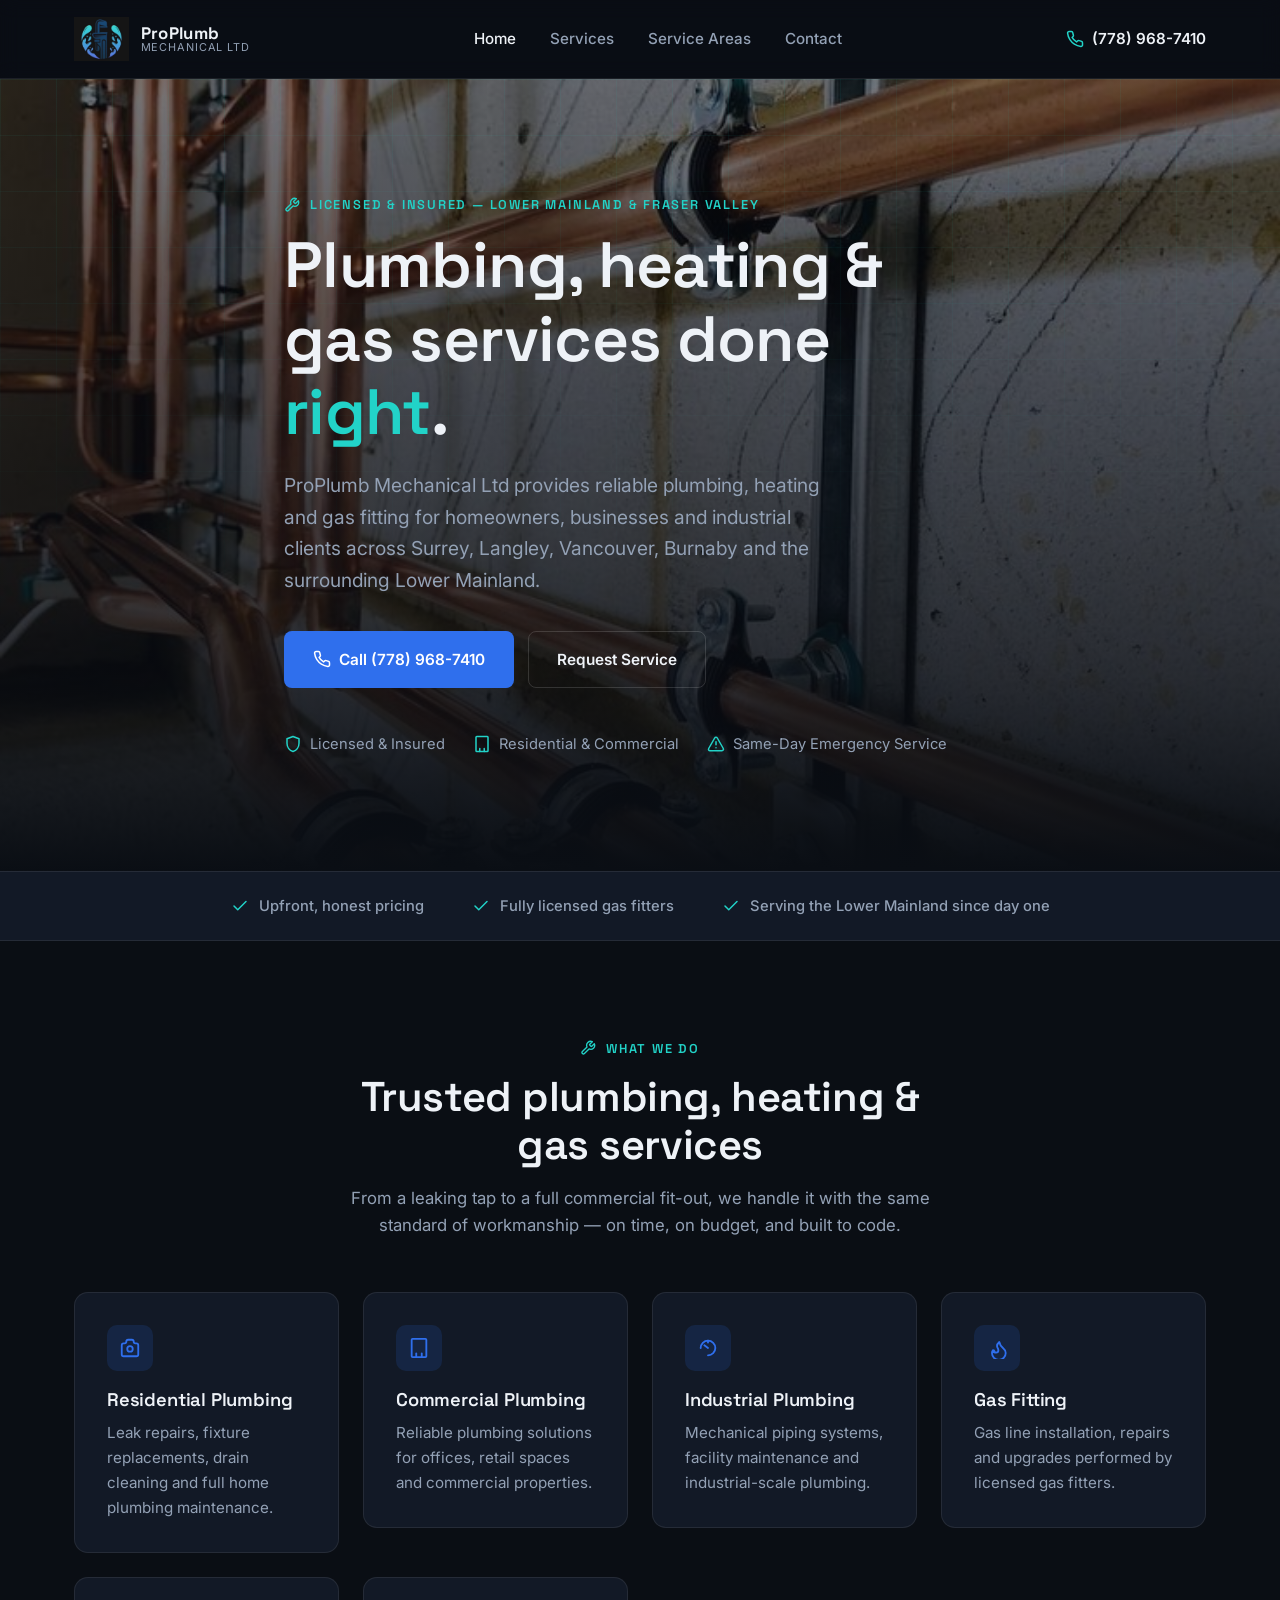
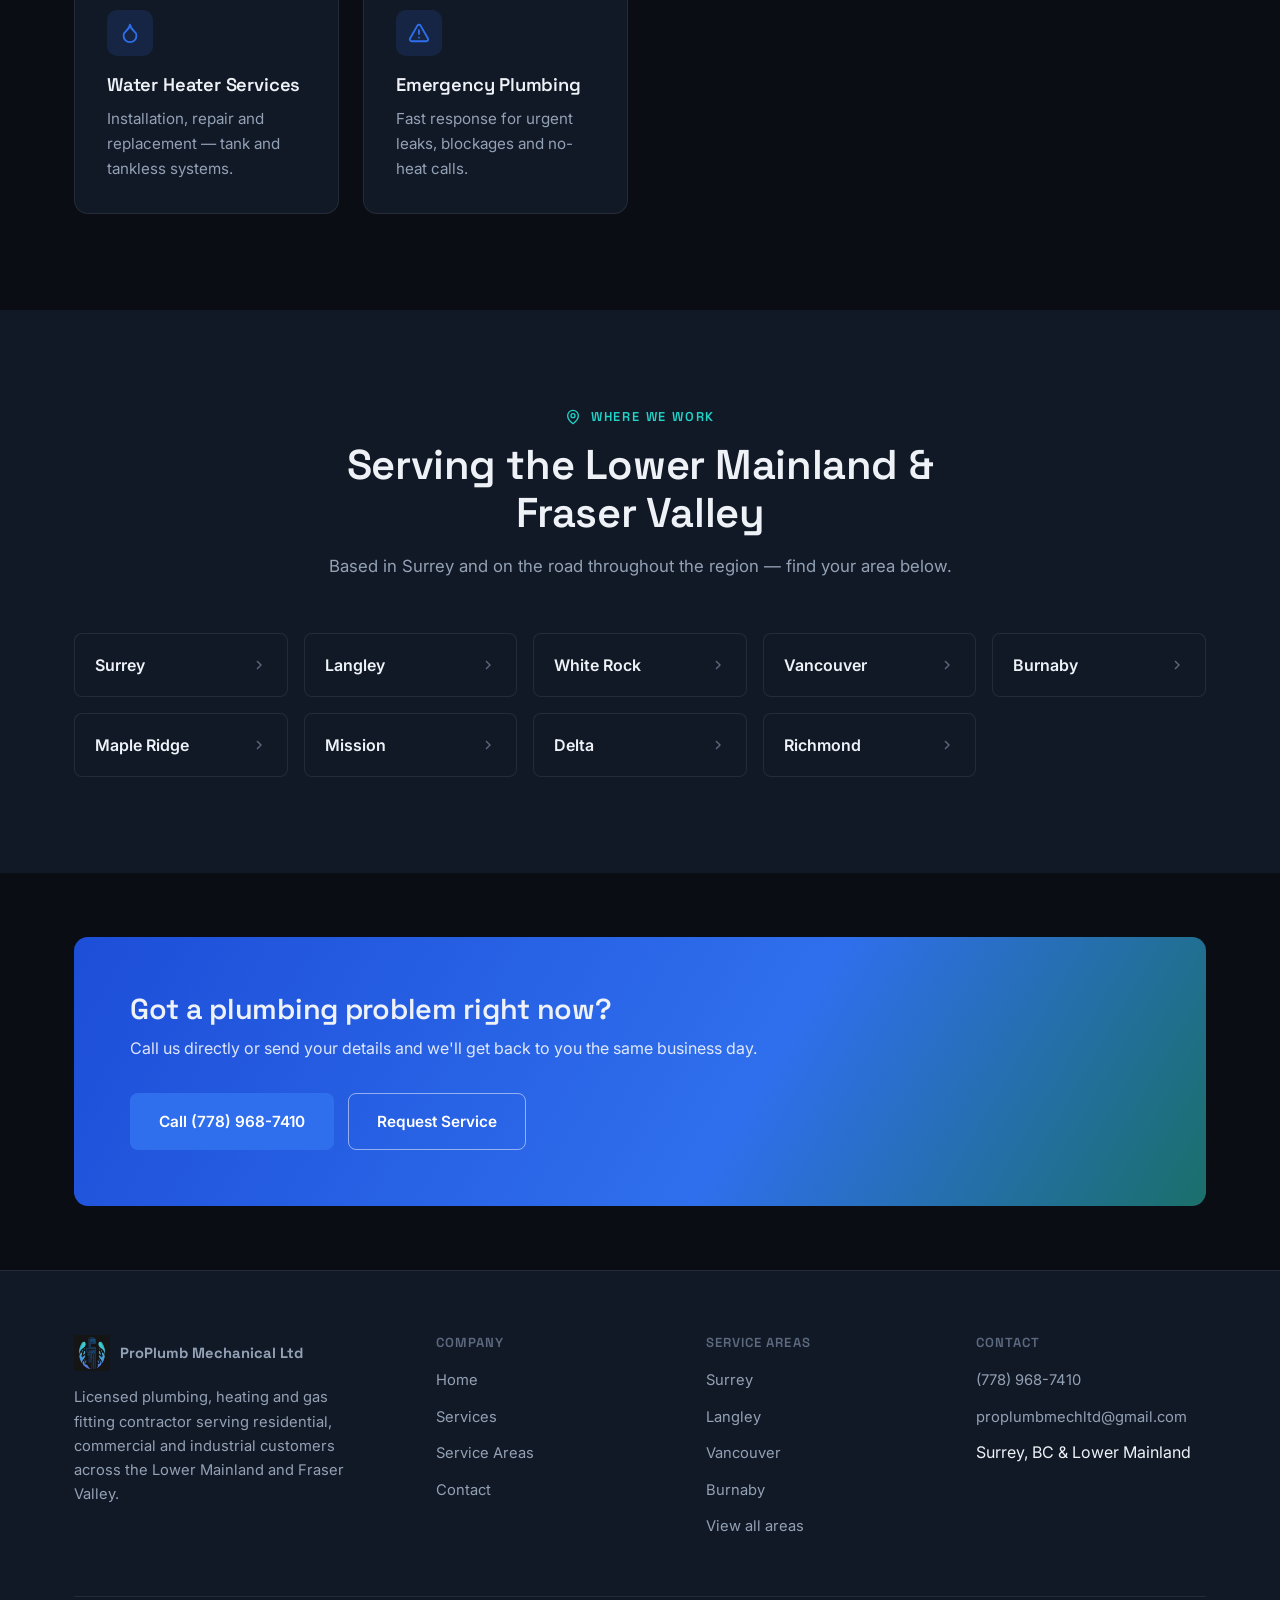
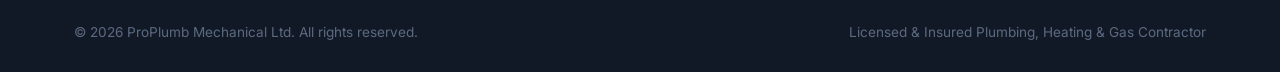
<file: index.html>
<!DOCTYPE html>
<html lang="en">
<head>
<meta charset="UTF-8">
<meta name="viewport" content="width=device-width, initial-scale=1.0">
<title>ProPlumb Mechanical Ltd | Plumbing, Heating &amp; Gas Services | Lower Mainland</title>
<meta name="description" content="Licensed plumbing, heating and gas fitting contractor serving Surrey, Langley, Vancouver, Burnaby and the Lower Mainland. Residential, commercial and industrial. Call (778) 968-7410.">
<link rel="canonical" href="https://proplumbmech.ca/">
<meta property="og:type" content="website">
<meta property="og:title" content="ProPlumb Mechanical Ltd | Plumbing, Heating & Gas Services">
<meta property="og:description" content="Licensed plumbing, heating and gas fitting contractor serving Surrey, Langley, Vancouver, Burnaby and the Lower Mainland.">
<meta property="og:image" content="https://proplumbmech.ca/logo.jpg">
<meta property="og:url" content="https://proplumbmech.ca/">
<meta name="twitter:card" content="summary_large_image">
<link rel="icon" type="image/png" href="favicon-32.png">
<link rel="apple-touch-icon" href="favicon-180.png">
<link rel="preconnect" href="https://fonts.googleapis.com">
<link rel="preconnect" href="https://fonts.gstatic.com" crossorigin>
<link href="https://fonts.googleapis.com/css2?family=Space+Grotesk:wght@500;600;700&family=Inter:wght@400;500;600;700&display=swap" rel="stylesheet">
<link rel="stylesheet" href="style.css">

<!-- Google tag (gtag.js) -->
<script async src="https://www.googletagmanager.com/gtag/js?id=G-7Q08MEGEZX"></script>
<script>
window.dataLayer = window.dataLayer || [];
function gtag(){dataLayer.push(arguments);}
gtag('js', new Date());
gtag('config', 'G-7Q08MEGEZX');
</script>
</head>

<body>

  <header class="site-header">
    <nav class="navbar">
      <a href="index.html" class="brand">
        <img src="wrech-logo.png" alt="ProPlumb Mechanical Ltd logo" width="44" height="44">
        <span class="brand-text"><strong>ProPlumb</strong><span>Mechanical Ltd</span></span>
      </a>

      <div class="nav-links">
        <a href="index.html" aria-current="page">Home</a>
        <a href="services.html">Services</a>
        <a href="service-areas.html">Service Areas</a>
        <a href="contact.html">Contact</a>
      </div>

      <div class="nav-cta">
        <a class="nav-phone" href="tel:17789687410">
          <svg width="18" height="18" viewBox="0 0 24 24" fill="none" stroke="currentColor" stroke-width="2" stroke-linecap="round" stroke-linejoin="round"><path d="M22 16.92v3a2 2 0 0 1-2.18 2 19.79 19.79 0 0 1-8.63-3.07 19.5 19.5 0 0 1-6-6 19.79 19.79 0 0 1-3.07-8.67A2 2 0 0 1 4.11 2h3a2 2 0 0 1 2 1.72c.127.96.361 1.903.7 2.81a2 2 0 0 1-.45 2.11L8.09 9.91a16 16 0 0 0 6 6l1.27-1.27a2 2 0 0 1 2.11-.45c.907.339 1.85.573 2.81.7A2 2 0 0 1 22 16.92z"/></svg>
          <span>(778) 968-7410</span>
        </a>
        <button class="nav-toggle" aria-label="Toggle menu" aria-expanded="false">
          <svg width="20" height="20" viewBox="0 0 24 24" fill="none" stroke="currentColor" stroke-width="2" stroke-linecap="round" stroke-linejoin="round"><line x1="3" y1="6" x2="21" y2="6"/><line x1="3" y1="12" x2="21" y2="12"/><line x1="3" y1="18" x2="21" y2="18"/></svg>
        </button>
      </div>
    </nav>
  </header>

  <section class="hero">
    <div class="container hero-inner">
      <div class="eyebrow">
        <svg width="16" height="16" viewBox="0 0 24 24" fill="none" stroke="currentColor" stroke-width="2" stroke-linecap="round" stroke-linejoin="round"><path d="M14.7 6.3a1 1 0 0 0 0 1.4l1.6 1.6a1 1 0 0 0 1.4 0l3.77-3.77a6 6 0 0 1-7.94 7.94l-6.91 6.91a2.12 2.12 0 0 1-3-3l6.91-6.91a6 6 0 0 1 7.94-7.94l-3.76 3.76z"/></svg>
        Licensed &amp; Insured &mdash; Lower Mainland &amp; Fraser Valley
      </div>

      <h1>Plumbing, heating &amp; gas services done <em>right</em>.</h1>

      <p class="lede">ProPlumb Mechanical Ltd provides reliable plumbing, heating and gas fitting for homeowners, businesses and industrial clients across Surrey, Langley, Vancouver, Burnaby and the surrounding Lower Mainland.</p>

      <div class="hero-actions">
        <a class="btn btn-primary" href="tel:17789687410">
          <svg width="18" height="18" viewBox="0 0 24 24" fill="none" stroke="currentColor" stroke-width="2" stroke-linecap="round" stroke-linejoin="round"><path d="M22 16.92v3a2 2 0 0 1-2.18 2 19.79 19.79 0 0 1-8.63-3.07 19.5 19.5 0 0 1-6-6 19.79 19.79 0 0 1-3.07-8.67A2 2 0 0 1 4.11 2h3a2 2 0 0 1 2 1.72c.127.96.361 1.903.7 2.81a2 2 0 0 1-.45 2.11L8.09 9.91a16 16 0 0 0 6 6l1.27-1.27a2 2 0 0 1 2.11-.45c.907.339 1.85.573 2.81.7A2 2 0 0 1 22 16.92z"/></svg>
          Call (778) 968-7410
        </a>
        <a class="btn btn-outline" href="contact.html">Request Service</a>
      </div>

      <div class="hero-trust">
        <div><svg width="18" height="18" viewBox="0 0 24 24" fill="none" stroke="currentColor" stroke-width="2" stroke-linecap="round" stroke-linejoin="round"><path d="M12 2 4 5v6c0 5.25 3.4 9.74 8 11 4.6-1.26 8-5.75 8-11V5l-8-3Z"/></svg> Licensed &amp; Insured</div>
        <div><svg width="18" height="18" viewBox="0 0 24 24" fill="none" stroke="currentColor" stroke-width="2" stroke-linecap="round" stroke-linejoin="round"><rect x="4" y="2" width="16" height="20" rx="1"/><line x1="9" y1="22" x2="9" y2="18"/><line x1="15" y1="22" x2="15" y2="18"/></svg> Residential &amp; Commercial</div>
        <div><svg width="18" height="18" viewBox="0 0 24 24" fill="none" stroke="currentColor" stroke-width="2" stroke-linecap="round" stroke-linejoin="round"><path d="m21.73 18-8-14a2 2 0 0 0-3.48 0l-8 14A2 2 0 0 0 4 21h16a2 2 0 0 0 1.73-3Z"/><line x1="12" y1="9" x2="12" y2="13"/><line x1="12" y1="17" x2="12.01" y2="17"/></svg> Same-Day Emergency Service</div>
      </div>
    </div>
  </section>

  <section class="trust-bar">
    <div class="container">
      <div><svg width="18" height="18" viewBox="0 0 24 24" fill="none" stroke="currentColor" stroke-width="2" stroke-linecap="round" stroke-linejoin="round"><path d="M20 6 9 17l-5-5"/></svg> Upfront, honest pricing</div>
      <div><svg width="18" height="18" viewBox="0 0 24 24" fill="none" stroke="currentColor" stroke-width="2" stroke-linecap="round" stroke-linejoin="round"><path d="M20 6 9 17l-5-5"/></svg> Fully licensed gas fitters</div>
      <div><svg width="18" height="18" viewBox="0 0 24 24" fill="none" stroke="currentColor" stroke-width="2" stroke-linecap="round" stroke-linejoin="round"><path d="M20 6 9 17l-5-5"/></svg> Serving the Lower Mainland since day one</div>
    </div>
  </section>

  <section>
    <div class="container">
      <div class="section-header center">
        <div class="eyebrow" style="justify-content:center;">
          <svg width="16" height="16" viewBox="0 0 24 24" fill="none" stroke="currentColor" stroke-width="2" stroke-linecap="round" stroke-linejoin="round"><path d="M14.7 6.3a1 1 0 0 0 0 1.4l1.6 1.6a1 1 0 0 0 1.4 0l3.77-3.77a6 6 0 0 1-7.94 7.94l-6.91 6.91a2.12 2.12 0 0 1-3-3l6.91-6.91a6 6 0 0 1 7.94-7.94l-3.76 3.76z"/></svg>
          What We Do
        </div>
        <h2>Trusted plumbing, heating &amp; gas services</h2>
        <p>From a leaking tap to a full commercial fit-out, we handle it with the same standard of workmanship &mdash; on time, on budget, and built to code.</p>
      </div>

      <div class="grid">
        <a class="card-link" href="services.html"><div class="card">
          <div class="icon"><svg width="22" height="22" viewBox="0 0 24 24" fill="none" stroke="currentColor" stroke-width="2" stroke-linecap="round" stroke-linejoin="round"><path d="M3 9a2 2 0 0 1 2-2h1a2 2 0 0 0 2-2 2 2 0 0 1 2-2h4a2 2 0 0 1 2 2 2 2 0 0 0 2 2h1a2 2 0 0 1 2 2v10a2 2 0 0 1-2 2H5a2 2 0 0 1-2-2Z"/><circle cx="12" cy="13" r="3"/></svg></div>
          <h3>Residential Plumbing</h3>
          <p>Leak repairs, fixture replacements, drain cleaning and full home plumbing maintenance.</p>
        </div></a>

        <a class="card-link" href="services.html"><div class="card">
          <div class="icon"><svg width="22" height="22" viewBox="0 0 24 24" fill="none" stroke="currentColor" stroke-width="2" stroke-linecap="round" stroke-linejoin="round"><rect x="4" y="2" width="16" height="20" rx="1"/><line x1="9" y1="22" x2="9" y2="18"/><line x1="15" y1="22" x2="15" y2="18"/></svg></div>
          <h3>Commercial Plumbing</h3>
          <p>Reliable plumbing solutions for offices, retail spaces and commercial properties.</p>
        </div></a>

        <a class="card-link" href="services.html"><div class="card">
          <div class="icon"><svg width="22" height="22" viewBox="0 0 24 24" fill="none" stroke="currentColor" stroke-width="2" stroke-linecap="round" stroke-linejoin="round"><path d="M12 20a8 8 0 1 0-8-8"/><path d="M12 12 8 9"/><path d="M12 4v2"/></svg></div>
          <h3>Industrial Plumbing</h3>
          <p>Mechanical piping systems, facility maintenance and industrial-scale plumbing.</p>
        </div></a>

        <a class="card-link" href="services.html"><div class="card">
          <div class="icon"><svg width="22" height="22" viewBox="0 0 24 24" fill="none" stroke="currentColor" stroke-width="2" stroke-linecap="round" stroke-linejoin="round"><path d="M8.5 14.5A2.5 2.5 0 0 0 11 17a2.5 2.5 0 0 0 2.5-2.5c0-1.38-.5-2-1-3-1.072-2.143-.224-4.054 2-6 .5 2.5 2 4.9 4 6.5 2 1.6 3 3.5 3 5.5a7.5 7.5 0 1 1-15 0c0-1.153.433-2.294 1-3a2.5 2.5 0 0 0 2.5 2.5z"/></svg></div>
          <h3>Gas Fitting</h3>
          <p>Gas line installation, repairs and upgrades performed by licensed gas fitters.</p>
        </div></a>

        <a class="card-link" href="services.html"><div class="card">
          <div class="icon"><svg width="22" height="22" viewBox="0 0 24 24" fill="none" stroke="currentColor" stroke-width="2" stroke-linecap="round" stroke-linejoin="round"><path d="M12 22a7 7 0 0 0 7-7c0-2-1-3.9-3-5.5s-3.5-4-4-6.5c-.5 2.5-2 4.9-4 6.5C6 11.1 5 13 5 15a7 7 0 0 0 7 7z"/></svg></div>
          <h3>Water Heater Services</h3>
          <p>Installation, repair and replacement &mdash; tank and tankless systems.</p>
        </div></a>

        <a class="card-link" href="services.html"><div class="card">
          <div class="icon"><svg width="22" height="22" viewBox="0 0 24 24" fill="none" stroke="currentColor" stroke-width="2" stroke-linecap="round" stroke-linejoin="round"><path d="m21.73 18-8-14a2 2 0 0 0-3.48 0l-8 14A2 2 0 0 0 4 21h16a2 2 0 0 0 1.73-3Z"/><line x1="12" y1="9" x2="12" y2="13"/><line x1="12" y1="17" x2="12.01" y2="17"/></svg></div>
          <h3>Emergency Plumbing</h3>
          <p>Fast response for urgent leaks, blockages and no-heat calls.</p>
        </div></a>
      </div>
    </div>
  </section>

  <section class="alt-bg">
    <div class="container">
      <div class="section-header center">
        <div class="eyebrow" style="justify-content:center;">
          <svg width="16" height="16" viewBox="0 0 24 24" fill="none" stroke="currentColor" stroke-width="2" stroke-linecap="round" stroke-linejoin="round"><path d="M20 10c0 6-8 12-8 12s-8-6-8-12a8 8 0 0 1 16 0Z"/><circle cx="12" cy="10" r="3"/></svg>
          Where We Work
        </div>
        <h2>Serving the Lower Mainland &amp; Fraser Valley</h2>
        <p>Based in Surrey and on the road throughout the region &mdash; find your area below.</p>
      </div>

      <div class="areas-grid">
        <a class="area-chip" href="surrey-plumber.html">Surrey <svg width="16" height="16" viewBox="0 0 24 24" fill="none" stroke="currentColor" stroke-width="2"><polyline points="9 18 15 12 9 6"/></svg></a>
        <a class="area-chip" href="langley-plumber.html">Langley <svg width="16" height="16" viewBox="0 0 24 24" fill="none" stroke="currentColor" stroke-width="2"><polyline points="9 18 15 12 9 6"/></svg></a>
        <a class="area-chip" href="white-rock-plumber.html">White Rock <svg width="16" height="16" viewBox="0 0 24 24" fill="none" stroke="currentColor" stroke-width="2"><polyline points="9 18 15 12 9 6"/></svg></a>
        <a class="area-chip" href="vancouver-plumber.html">Vancouver <svg width="16" height="16" viewBox="0 0 24 24" fill="none" stroke="currentColor" stroke-width="2"><polyline points="9 18 15 12 9 6"/></svg></a>
        <a class="area-chip" href="burnaby-plumber.html">Burnaby <svg width="16" height="16" viewBox="0 0 24 24" fill="none" stroke="currentColor" stroke-width="2"><polyline points="9 18 15 12 9 6"/></svg></a>
        <a class="area-chip" href="maple-ridge-plumber.html">Maple Ridge <svg width="16" height="16" viewBox="0 0 24 24" fill="none" stroke="currentColor" stroke-width="2"><polyline points="9 18 15 12 9 6"/></svg></a>
        <a class="area-chip" href="mission-plumber.html">Mission <svg width="16" height="16" viewBox="0 0 24 24" fill="none" stroke="currentColor" stroke-width="2"><polyline points="9 18 15 12 9 6"/></svg></a>
        <a class="area-chip" href="delta-plumber.html">Delta <svg width="16" height="16" viewBox="0 0 24 24" fill="none" stroke="currentColor" stroke-width="2"><polyline points="9 18 15 12 9 6"/></svg></a>
        <a class="area-chip" href="richmond-plumber.html">Richmond <svg width="16" height="16" viewBox="0 0 24 24" fill="none" stroke="currentColor" stroke-width="2"><polyline points="9 18 15 12 9 6"/></svg></a>
      </div>
    </div>
  </section>

  <section class="section-tight">
    <div class="container">
      <div class="cta-band">
        <div>
          <h2>Got a plumbing problem right now?</h2>
          <p>Call us directly or send your details and we'll get back to you the same business day.</p>
        </div>
        <div style="display:flex; gap:14px; flex-wrap:wrap;">
          <a class="btn btn-primary" href="tel:17789687410">Call (778) 968-7410</a>
          <a class="btn btn-outline" href="contact.html">Request Service</a>
        </div>
      </div>
    </div>
  </section>

  <footer>
    <div class="container">
      <div class="footer-grid">
        <div class="footer-col">
          <a href="index.html" class="footer-brand">
            <img src="wrech-logo.png" alt="ProPlumb Mechanical Ltd logo" width="36" height="36">
            <strong>ProPlumb Mechanical Ltd</strong>
          </a>
          <p>Licensed plumbing, heating and gas fitting contractor serving residential, commercial and industrial customers across the Lower Mainland and Fraser Valley.</p>
        </div>

        <div class="footer-col">
          <h4>Company</h4>
          <ul>
            <li><a href="index.html">Home</a></li>
            <li><a href="services.html">Services</a></li>
            <li><a href="service-areas.html">Service Areas</a></li>
            <li><a href="contact.html">Contact</a></li>
          </ul>
        </div>

        <div class="footer-col">
          <h4>Service Areas</h4>
          <ul>
            <li><a href="surrey-plumber.html">Surrey</a></li>
            <li><a href="langley-plumber.html">Langley</a></li>
            <li><a href="vancouver-plumber.html">Vancouver</a></li>
            <li><a href="burnaby-plumber.html">Burnaby</a></li>
            <li><a href="service-areas.html">View all areas</a></li>
          </ul>
        </div>

        <div class="footer-col">
          <h4>Contact</h4>
          <ul>
            <li><a href="tel:17789687410">(778) 968-7410</a></li>
            <li><a href="mailto:proplumbmechltd@gmail.com">proplumbmechltd@gmail.com</a></li>
            <li>Surrey, BC &amp; Lower Mainland</li>
          </ul>
        </div>
      </div>

      <div class="footer-bottom">
        <span>&copy; 2026 ProPlumb Mechanical Ltd. All rights reserved.</span>
        <span>Licensed &amp; Insured Plumbing, Heating &amp; Gas Contractor</span>
      </div>
    </div>
  </footer>

  <script src="site.js"></script>
</body>
</html>
</file>
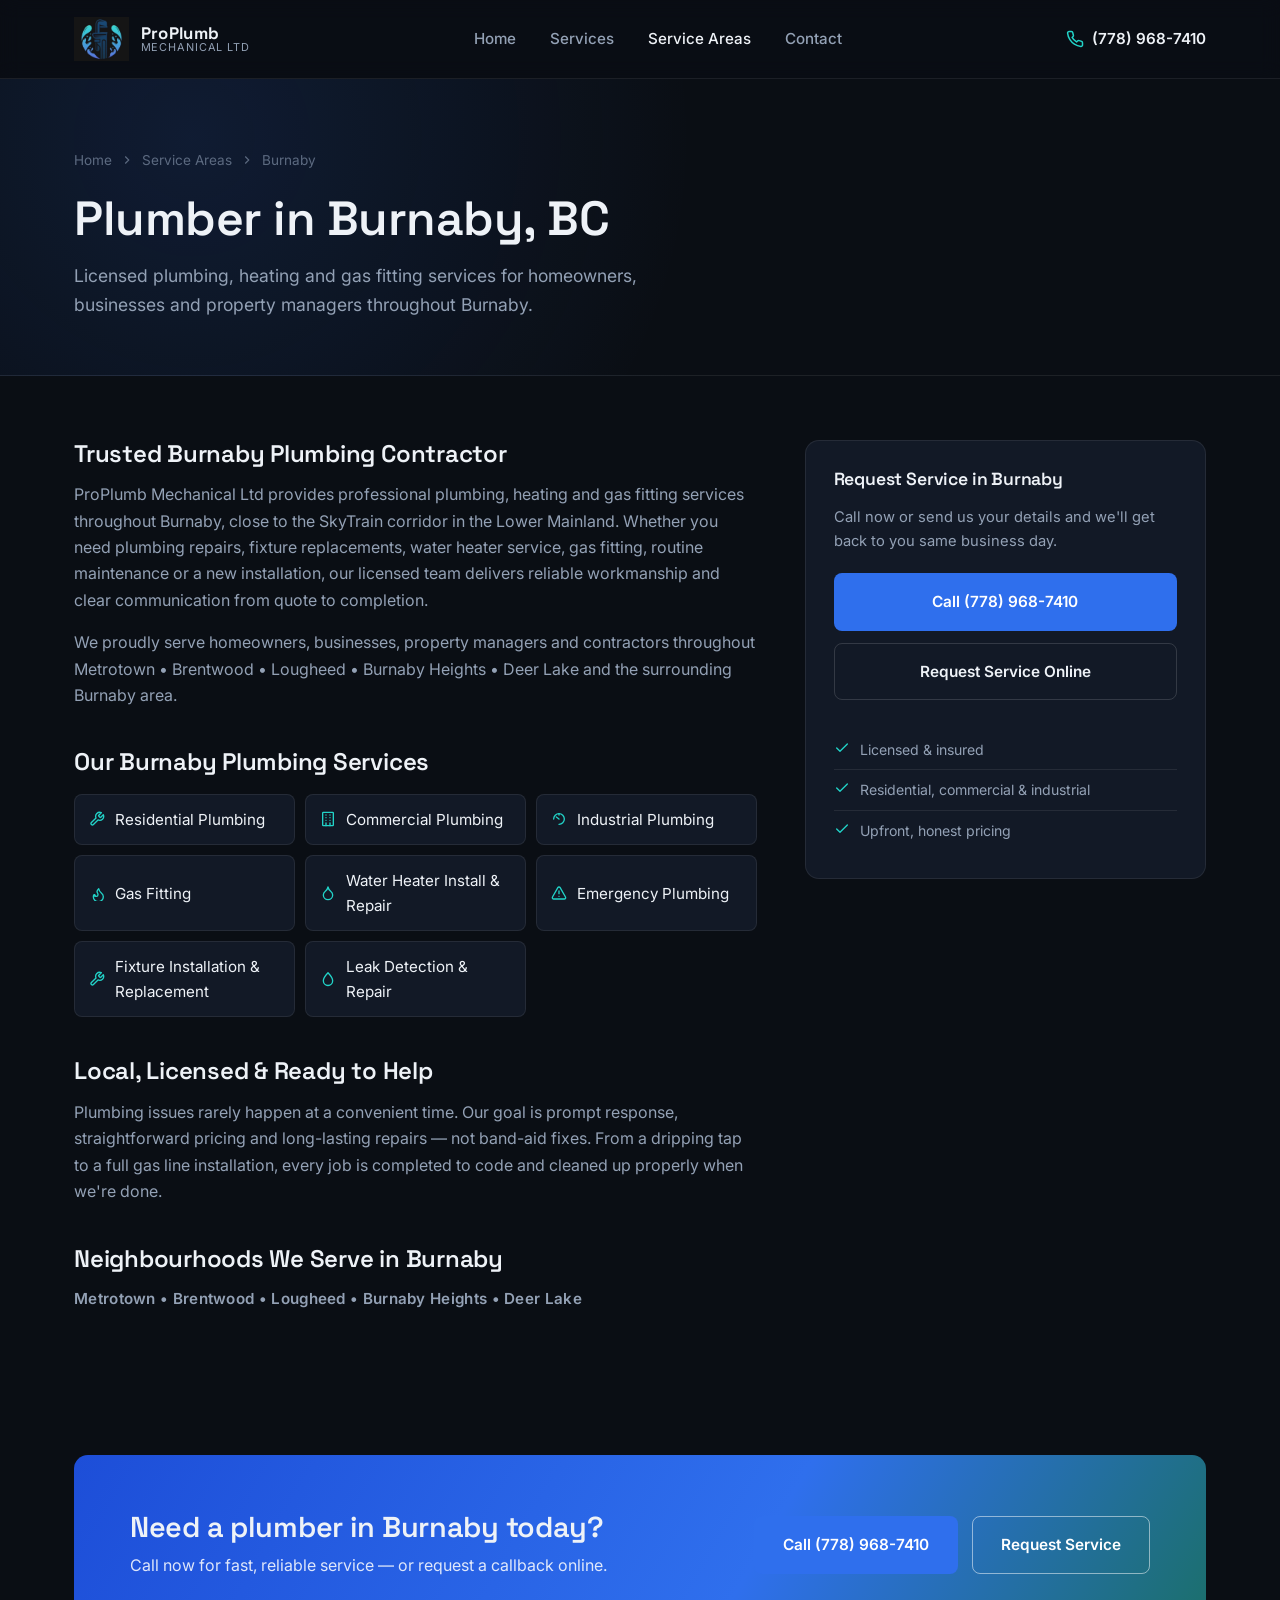
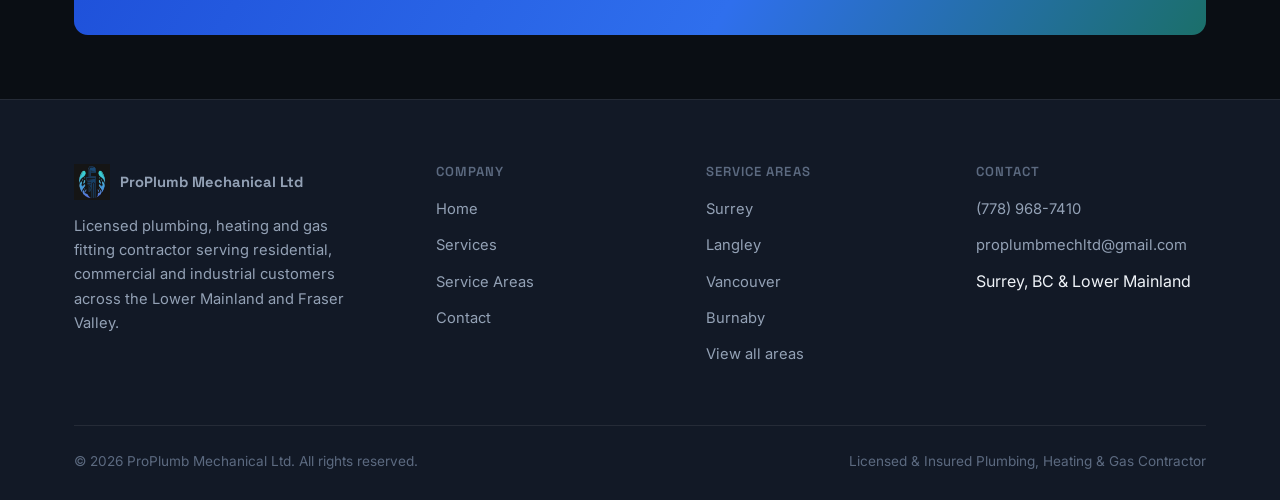
<file: burnaby-plumber.html>
<!DOCTYPE html>
<html lang="en">
<head>
<meta charset="UTF-8">
<meta name="viewport" content="width=device-width, initial-scale=1.0">
<title>Plumber Burnaby BC | Plumbing, Heating &amp; Gas Services | ProPlumb Mechanical Ltd</title>
<meta name="description" content="Licensed plumbing, heating and gas fitting services in Burnaby, BC. Serving Metrotown • Brentwood • Lougheed • Burnaby Heights • Deer Lake. Residential, commercial and industrial. Call (778) 968-7410.">
<link rel="canonical" href="https://proplumbmech.ca/burnaby-plumber.html">
<link rel="icon" type="image/png" href="favicon-32.png">
<link rel="apple-touch-icon" href="favicon-180.png">
<link rel="preconnect" href="https://fonts.googleapis.com">
<link rel="preconnect" href="https://fonts.gstatic.com" crossorigin>
<link href="https://fonts.googleapis.com/css2?family=Space+Grotesk:wght@500;600;700&family=Inter:wght@400;500;600;700&display=swap" rel="stylesheet">
<link rel="stylesheet" href="style.css">

<script async src="https://www.googletagmanager.com/gtag/js?id=G-7Q08MEGEZX"></script>
<script>
window.dataLayer = window.dataLayer || [];
function gtag(){dataLayer.push(arguments);}
gtag('js', new Date());
gtag('config', 'G-7Q08MEGEZX');
</script>
</head>

<body>

  <header class="site-header">
    <nav class="navbar">
      <a href="index.html" class="brand">
        <img src="wrech-logo.png" alt="ProPlumb Mechanical Ltd logo" width="44" height="44">
        <span class="brand-text"><strong>ProPlumb</strong><span>Mechanical Ltd</span></span>
      </a>

      <div class="nav-links">
        <a href="index.html">Home</a>
        <a href="services.html">Services</a>
        <a href="service-areas.html" aria-current="page">Service Areas</a>
        <a href="contact.html">Contact</a>
      </div>

      <div class="nav-cta">
        <a class="nav-phone" href="tel:17789687410">
          <svg width="18" height="18" viewBox="0 0 24 24" fill="none" stroke="currentColor" stroke-width="2" stroke-linecap="round" stroke-linejoin="round"><path d="M22 16.92v3a2 2 0 0 1-2.18 2 19.79 19.79 0 0 1-8.63-3.07 19.5 19.5 0 0 1-6-6 19.79 19.79 0 0 1-3.07-8.67A2 2 0 0 1 4.11 2h3a2 2 0 0 1 2 1.72c.127.96.361 1.903.7 2.81a2 2 0 0 1-.45 2.11L8.09 9.91a16 16 0 0 0 6 6l1.27-1.27a2 2 0 0 1 2.11-.45c.907.339 1.85.573 2.81.7A2 2 0 0 1 22 16.92z"/></svg>
          <span>(778) 968-7410</span>
        </a>
        <button class="nav-toggle" aria-label="Toggle menu" aria-expanded="false">
          <svg width="20" height="20" viewBox="0 0 24 24" fill="none" stroke="currentColor" stroke-width="2" stroke-linecap="round" stroke-linejoin="round"><line x1="3" y1="6" x2="21" y2="6"/><line x1="3" y1="12" x2="21" y2="12"/><line x1="3" y1="18" x2="21" y2="18"/></svg>
        </button>
      </div>
    </nav>
  </header>

  <section class="page-header">
    <div class="container">
      <div class="breadcrumbs">
        <a href="index.html">Home</a>
        <svg width="14" height="14" viewBox="0 0 24 24" fill="none" stroke="currentColor" stroke-width="2"><polyline points="9 18 15 12 9 6"/></svg>
        <a href="service-areas.html">Service Areas</a>
        <svg width="14" height="14" viewBox="0 0 24 24" fill="none" stroke="currentColor" stroke-width="2"><polyline points="9 18 15 12 9 6"/></svg>
        <span>Burnaby</span>
      </div>
      <h1>Plumber in Burnaby, BC</h1>
      <p>Licensed plumbing, heating and gas fitting services for homeowners, businesses and property managers throughout Burnaby.</p>
    </div>
  </section>

  <section class="section-tight">
    <div class="container content-layout">

      <div class="prose">
        <h2>Trusted Burnaby Plumbing Contractor</h2>
        <p>ProPlumb Mechanical Ltd provides professional plumbing, heating and gas fitting services throughout Burnaby, close to the SkyTrain corridor in the Lower Mainland. Whether you need plumbing repairs, fixture replacements, water heater service, gas fitting, routine maintenance or a new installation, our licensed team delivers reliable workmanship and clear communication from quote to completion.</p>
        <p>We proudly serve homeowners, businesses, property managers and contractors throughout Metrotown • Brentwood • Lougheed • Burnaby Heights • Deer Lake and the surrounding Burnaby area.</p>

        <h2>Our Burnaby Plumbing Services</h2>
        <ul>
          <li><svg width="16" height="16" viewBox="0 0 24 24" fill="none" stroke="currentColor" stroke-width="2" stroke-linecap="round" stroke-linejoin="round"><path d="M14.7 6.3a1 1 0 0 0 0 1.4l1.6 1.6a1 1 0 0 0 1.4 0l3.77-3.77a6 6 0 0 1-7.94 7.94l-6.91 6.91a2.12 2.12 0 0 1-3-3l6.91-6.91a6 6 0 0 1 7.94-7.94l-3.76 3.76z"/></svg>Residential Plumbing</li>
          <li><svg width="16" height="16" viewBox="0 0 24 24" fill="none" stroke="currentColor" stroke-width="2" stroke-linecap="round" stroke-linejoin="round"><rect x="4" y="2" width="16" height="20" rx="1"/><line x1="9" y1="6" x2="9" y2="6"/><line x1="15" y1="6" x2="15" y2="6"/><line x1="9" y1="10" x2="9" y2="10"/><line x1="15" y1="10" x2="15" y2="10"/><line x1="9" y1="14" x2="9" y2="14"/><line x1="15" y1="14" x2="15" y2="14"/><line x1="9" y1="22" x2="9" y2="18"/><line x1="15" y1="22" x2="15" y2="18"/></svg>Commercial Plumbing</li>
          <li><svg width="16" height="16" viewBox="0 0 24 24" fill="none" stroke="currentColor" stroke-width="2" stroke-linecap="round" stroke-linejoin="round"><path d="M12 20a8 8 0 1 0-8-8"/><path d="M12 12 8 9"/><path d="M12 4v2"/></svg>Industrial Plumbing</li>
          <li><svg width="16" height="16" viewBox="0 0 24 24" fill="none" stroke="currentColor" stroke-width="2" stroke-linecap="round" stroke-linejoin="round"><path d="M8.5 14.5A2.5 2.5 0 0 0 11 17a2.5 2.5 0 0 0 2.5-2.5c0-1.38-.5-2-1-3-1.072-2.143-.224-4.054 2-6 .5 2.5 2 4.9 4 6.5 2 1.6 3 3.5 3 5.5a7.5 7.5 0 1 1-15 0c0-1.153.433-2.294 1-3a2.5 2.5 0 0 0 2.5 2.5z"/></svg>Gas Fitting</li>
          <li><svg width="16" height="16" viewBox="0 0 24 24" fill="none" stroke="currentColor" stroke-width="2" stroke-linecap="round" stroke-linejoin="round"><path d="M12 22a7 7 0 0 0 7-7c0-2-1-3.9-3-5.5s-3.5-4-4-6.5c-.5 2.5-2 4.9-4 6.5C6 11.1 5 13 5 15a7 7 0 0 0 7 7z"/></svg>Water Heater Install &amp; Repair</li>
          <li><svg width="16" height="16" viewBox="0 0 24 24" fill="none" stroke="currentColor" stroke-width="2" stroke-linecap="round" stroke-linejoin="round"><path d="m21.73 18-8-14a2 2 0 0 0-3.48 0l-8 14A2 2 0 0 0 4 21h16a2 2 0 0 0 1.73-3Z"/><line x1="12" y1="9" x2="12" y2="13"/><line x1="12" y1="17" x2="12.01" y2="17"/></svg>Emergency Plumbing</li>
          <li><svg width="16" height="16" viewBox="0 0 24 24" fill="none" stroke="currentColor" stroke-width="2" stroke-linecap="round" stroke-linejoin="round"><path d="M14.7 6.3a1 1 0 0 0 0 1.4l1.6 1.6a1 1 0 0 0 1.4 0l3.77-3.77a6 6 0 0 1-7.94 7.94l-6.91 6.91a2.12 2.12 0 0 1-3-3l6.91-6.91a6 6 0 0 1 7.94-7.94l-3.76 3.76z"/></svg>Fixture Installation &amp; Replacement</li>
          <li><svg width="16" height="16" viewBox="0 0 24 24" fill="none" stroke="currentColor" stroke-width="2" stroke-linecap="round" stroke-linejoin="round"><path d="M12 2.69s-7 7.44-7 12.06A7 7 0 0 0 12 21.75a7 7 0 0 0 7-7c0-4.62-7-12.06-7-12.06Z"/></svg>Leak Detection &amp; Repair</li>
        </ul>

        <h2>Local, Licensed &amp; Ready to Help</h2>
        <p>Plumbing issues rarely happen at a convenient time. Our goal is prompt response, straightforward pricing and long-lasting repairs &mdash; not band-aid fixes. From a dripping tap to a full gas line installation, every job is completed to code and cleaned up properly when we're done.</p>

        <h2>Neighbourhoods We Serve in Burnaby</h2>
        <p class="neighborhoods">Metrotown • Brentwood • Lougheed • Burnaby Heights • Deer Lake</p>
      </div>

      <aside class="sidebar-card">
        <h3>Request Service in Burnaby</h3>
        <p>Call now or send us your details and we'll get back to you same business day.</p>
        <a class="btn btn-primary btn-block" href="tel:17789687410">Call (778) 968-7410</a>
        <a class="btn btn-outline btn-block" href="contact.html">Request Service Online</a>
        <ul class="sidebar-list">
          <li><svg width="16" height="16" viewBox="0 0 24 24" fill="none" stroke="currentColor" stroke-width="2" stroke-linecap="round" stroke-linejoin="round"><path d="M20 6 9 17l-5-5"/></svg>Licensed &amp; insured</li>
          <li><svg width="16" height="16" viewBox="0 0 24 24" fill="none" stroke="currentColor" stroke-width="2" stroke-linecap="round" stroke-linejoin="round"><path d="M20 6 9 17l-5-5"/></svg>Residential, commercial &amp; industrial</li>
          <li><svg width="16" height="16" viewBox="0 0 24 24" fill="none" stroke="currentColor" stroke-width="2" stroke-linecap="round" stroke-linejoin="round"><path d="M20 6 9 17l-5-5"/></svg>Upfront, honest pricing</li>
        </ul>
      </aside>

    </div>
  </section>

  <section class="section-tight">
    <div class="container">
      <div class="cta-band">
        <div>
          <h2>Need a plumber in Burnaby today?</h2>
          <p>Call now for fast, reliable service &mdash; or request a callback online.</p>
        </div>
        <div style="display:flex; gap:14px; flex-wrap:wrap;">
          <a class="btn btn-primary" href="tel:17789687410">Call (778) 968-7410</a>
          <a class="btn btn-outline" href="contact.html">Request Service</a>
        </div>
      </div>
    </div>
  </section>

  <footer>
    <div class="container">
      <div class="footer-grid">
        <div class="footer-col">
          <a href="index.html" class="footer-brand">
            <img src="wrech-logo.png" alt="ProPlumb Mechanical Ltd logo" width="36" height="36">
            <strong>ProPlumb Mechanical Ltd</strong>
          </a>
          <p>Licensed plumbing, heating and gas fitting contractor serving residential, commercial and industrial customers across the Lower Mainland and Fraser Valley.</p>
        </div>

        <div class="footer-col">
          <h4>Company</h4>
          <ul>
            <li><a href="index.html">Home</a></li>
            <li><a href="services.html">Services</a></li>
            <li><a href="service-areas.html">Service Areas</a></li>
            <li><a href="contact.html">Contact</a></li>
          </ul>
        </div>

        <div class="footer-col">
          <h4>Service Areas</h4>
          <ul>
            <li><a href="surrey-plumber.html">Surrey</a></li>
            <li><a href="langley-plumber.html">Langley</a></li>
            <li><a href="vancouver-plumber.html">Vancouver</a></li>
            <li><a href="burnaby-plumber.html">Burnaby</a></li>
            <li><a href="service-areas.html">View all areas</a></li>
          </ul>
        </div>

        <div class="footer-col">
          <h4>Contact</h4>
          <ul>
            <li><a href="tel:17789687410">(778) 968-7410</a></li>
            <li><a href="mailto:proplumbmechltd@gmail.com">proplumbmechltd@gmail.com</a></li>
            <li>Surrey, BC &amp; Lower Mainland</li>
          </ul>
        </div>
      </div>

      <div class="footer-bottom">
        <span>&copy; 2026 ProPlumb Mechanical Ltd. All rights reserved.</span>
        <span>Licensed &amp; Insured Plumbing, Heating &amp; Gas Contractor</span>
      </div>
    </div>
  </footer>

  <script src="site.js"></script>

</body>
</html>
</file>
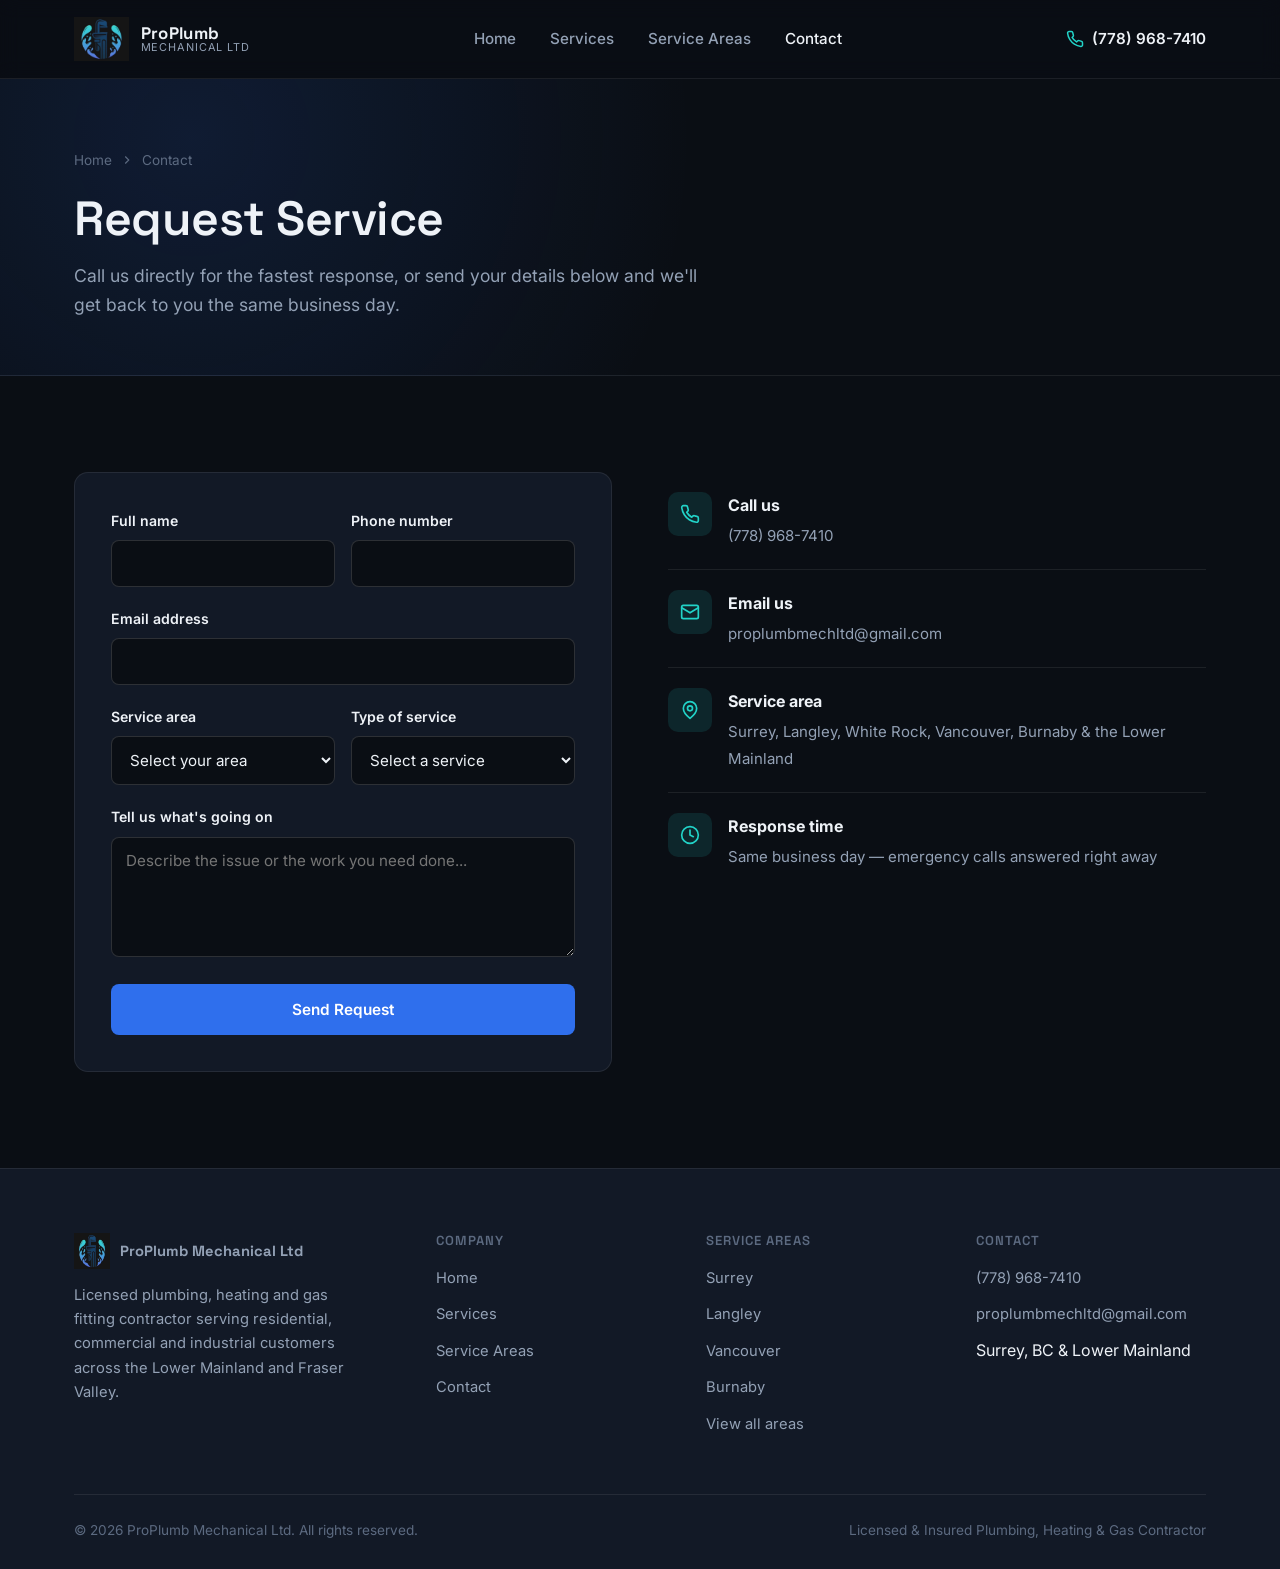
<file: contact.html>
<!DOCTYPE html>
<html lang="en">
<head>
<meta charset="UTF-8">
<meta name="viewport" content="width=device-width, initial-scale=1.0">
<title>Contact | ProPlumb Mechanical Ltd</title>
<meta name="description" content="Request plumbing, heating or gas fitting service from ProPlumb Mechanical Ltd. Call (778) 968-7410 or send us your details online.">
<link rel="canonical" href="https://proplumbmech.ca/contact.html">
<link rel="icon" type="image/png" href="favicon-32.png">
<link rel="apple-touch-icon" href="favicon-180.png">
<link rel="preconnect" href="https://fonts.googleapis.com">
<link rel="preconnect" href="https://fonts.gstatic.com" crossorigin>
<link href="https://fonts.googleapis.com/css2?family=Space+Grotesk:wght@500;600;700&family=Inter:wght@400;500;600;700&display=swap" rel="stylesheet">
<link rel="stylesheet" href="style.css">

<script async src="https://www.googletagmanager.com/gtag/js?id=G-7Q08MEGEZX"></script>
<script>
window.dataLayer = window.dataLayer || [];
function gtag(){dataLayer.push(arguments);}
gtag('js', new Date());
gtag('config', 'G-7Q08MEGEZX');
</script>
</head>

<body>

  <header class="site-header">
    <nav class="navbar">
      <a href="index.html" class="brand">
        <img src="wrech-logo.png" alt="ProPlumb Mechanical Ltd logo" width="44" height="44">
        <span class="brand-text"><strong>ProPlumb</strong><span>Mechanical Ltd</span></span>
      </a>
      <div class="nav-links">
        <a href="index.html">Home</a>
        <a href="services.html">Services</a>
        <a href="service-areas.html">Service Areas</a>
        <a href="contact.html" aria-current="page">Contact</a>
      </div>
      <div class="nav-cta">
        <a class="nav-phone" href="tel:17789687410">
          <svg width="18" height="18" viewBox="0 0 24 24" fill="none" stroke="currentColor" stroke-width="2" stroke-linecap="round" stroke-linejoin="round"><path d="M22 16.92v3a2 2 0 0 1-2.18 2 19.79 19.79 0 0 1-8.63-3.07 19.5 19.5 0 0 1-6-6 19.79 19.79 0 0 1-3.07-8.67A2 2 0 0 1 4.11 2h3a2 2 0 0 1 2 1.72c.127.96.361 1.903.7 2.81a2 2 0 0 1-.45 2.11L8.09 9.91a16 16 0 0 0 6 6l1.27-1.27a2 2 0 0 1 2.11-.45c.907.339 1.85.573 2.81.7A2 2 0 0 1 22 16.92z"/></svg>
          <span>(778) 968-7410</span>
        </a>
        <button class="nav-toggle" aria-label="Toggle menu" aria-expanded="false">
          <svg width="20" height="20" viewBox="0 0 24 24" fill="none" stroke="currentColor" stroke-width="2" stroke-linecap="round" stroke-linejoin="round"><line x1="3" y1="6" x2="21" y2="6"/><line x1="3" y1="12" x2="21" y2="12"/><line x1="3" y1="18" x2="21" y2="18"/></svg>
        </button>
      </div>
    </nav>
  </header>

  <section class="page-header">
    <div class="container">
      <div class="breadcrumbs">
        <a href="index.html">Home</a>
        <svg width="14" height="14" viewBox="0 0 24 24" fill="none" stroke="currentColor" stroke-width="2"><polyline points="9 18 15 12 9 6"/></svg>
        <span>Contact</span>
      </div>
      <h1>Request Service</h1>
      <p>Call us directly for the fastest response, or send your details below and we'll get back to you the same business day.</p>
    </div>
  </section>

  <section>
    <div class="container contact-layout">

      <div class="form-card">
        <form id="contact-form" name="service-request" method="POST" data-netlify="true" netlify-honeypot="bot-field">
          <input type="hidden" name="form-name" value="service-request">
          <p style="display:none;">
            <label>Don't fill this out if you're human: <input name="bot-field"></label>
          </p>

          <div class="field-row">
            <div class="field">
              <label for="name">Full name</label>
              <input type="text" id="name" name="name" required>
            </div>
            <div class="field">
              <label for="phone">Phone number</label>
              <input type="tel" id="phone" name="phone" required>
            </div>
          </div>

          <div class="field">
            <label for="email">Email address</label>
            <input type="email" id="email" name="email" required>
          </div>

          <div class="field-row">
            <div class="field">
              <label for="area">Service area</label>
              <select id="area" name="area" required>
                <option value="">Select your area</option>
                <option>Surrey</option>
                <option>Langley</option>
                <option>White Rock</option>
                <option>Vancouver</option>
                <option>Burnaby</option>
                <option>Maple Ridge</option>
                <option>Mission</option>
                <option>Delta</option>
                <option>Richmond</option>
                <option>Other</option>
              </select>
            </div>
            <div class="field">
              <label for="service">Type of service</label>
              <select id="service" name="service" required>
                <option value="">Select a service</option>
                <option>Residential Plumbing</option>
                <option>Commercial Plumbing</option>
                <option>Industrial Plumbing</option>
                <option>Gas Fitting</option>
                <option>Water Heater</option>
                <option>Emergency Plumbing</option>
                <option>Other</option>
              </select>
            </div>
          </div>

          <div class="field">
            <label for="message">Tell us what's going on</label>
            <textarea id="message" name="message" required placeholder="Describe the issue or the work you need done..."></textarea>
          </div>

          <button type="submit" class="btn btn-primary btn-block">Send Request</button>
        </form>

        <div class="form-success" id="form-success">
          <svg width="48" height="48" viewBox="0 0 24 24" fill="none" stroke="currentColor" stroke-width="1.6" stroke-linecap="round" stroke-linejoin="round"><circle cx="12" cy="12" r="10"/><path d="m9 12 2 2 4-4"/></svg>
          <h3>Request received</h3>
          <p>Thanks &mdash; we've got your details and will be in touch shortly. For anything urgent, call us directly at (778) 968-7410.</p>
        </div>
      </div>

      <div>
        <ul class="contact-info-list">
          <li>
            <div class="icon"><svg width="20" height="20" viewBox="0 0 24 24" fill="none" stroke="currentColor" stroke-width="2" stroke-linecap="round" stroke-linejoin="round"><path d="M22 16.92v3a2 2 0 0 1-2.18 2 19.79 19.79 0 0 1-8.63-3.07 19.5 19.5 0 0 1-6-6 19.79 19.79 0 0 1-3.07-8.67A2 2 0 0 1 4.11 2h3a2 2 0 0 1 2 1.72c.127.96.361 1.903.7 2.81a2 2 0 0 1-.45 2.11L8.09 9.91a16 16 0 0 0 6 6l1.27-1.27a2 2 0 0 1 2.11-.45c.907.339 1.85.573 2.81.7A2 2 0 0 1 22 16.92z"/></svg></div>
            <div>
              <strong>Call us</strong>
              <a href="tel:17789687410">(778) 968-7410</a>
            </div>
          </li>
          <li>
            <div class="icon"><svg width="20" height="20" viewBox="0 0 24 24" fill="none" stroke="currentColor" stroke-width="2" stroke-linecap="round" stroke-linejoin="round"><rect x="2" y="4" width="20" height="16" rx="2"/><path d="m22 7-10 6L2 7"/></svg></div>
            <div>
              <strong>Email us</strong>
              <a href="mailto:proplumbmechltd@gmail.com">proplumbmechltd@gmail.com</a>
            </div>
          </li>
          <li>
            <div class="icon"><svg width="20" height="20" viewBox="0 0 24 24" fill="none" stroke="currentColor" stroke-width="2" stroke-linecap="round" stroke-linejoin="round"><path d="M20 10c0 6-8 12-8 12s-8-6-8-12a8 8 0 0 1 16 0Z"/><circle cx="12" cy="10" r="3"/></svg></div>
            <div>
              <strong>Service area</strong>
              <span>Surrey, Langley, White Rock, Vancouver, Burnaby &amp; the Lower Mainland</span>
            </div>
          </li>
          <li>
            <div class="icon"><svg width="20" height="20" viewBox="0 0 24 24" fill="none" stroke="currentColor" stroke-width="2" stroke-linecap="round" stroke-linejoin="round"><circle cx="12" cy="12" r="10"/><polyline points="12 6 12 12 16 14"/></svg></div>
            <div>
              <strong>Response time</strong>
              <span>Same business day &mdash; emergency calls answered right away</span>
            </div>
          </li>
        </ul>
      </div>

    </div>
  </section>

  <footer>
    <div class="container">
      <div class="footer-grid">
        <div class="footer-col">
          <a href="index.html" class="footer-brand">
            <img src="wrech-logo.png" alt="ProPlumb Mechanical Ltd logo" width="36" height="36">
            <strong>ProPlumb Mechanical Ltd</strong>
          </a>
          <p>Licensed plumbing, heating and gas fitting contractor serving residential, commercial and industrial customers across the Lower Mainland and Fraser Valley.</p>
        </div>
        <div class="footer-col">
          <h4>Company</h4>
          <ul>
            <li><a href="index.html">Home</a></li>
            <li><a href="services.html">Services</a></li>
            <li><a href="service-areas.html">Service Areas</a></li>
            <li><a href="contact.html">Contact</a></li>
          </ul>
        </div>
        <div class="footer-col">
          <h4>Service Areas</h4>
          <ul>
            <li><a href="surrey-plumber.html">Surrey</a></li>
            <li><a href="langley-plumber.html">Langley</a></li>
            <li><a href="vancouver-plumber.html">Vancouver</a></li>
            <li><a href="burnaby-plumber.html">Burnaby</a></li>
            <li><a href="service-areas.html">View all areas</a></li>
          </ul>
        </div>
        <div class="footer-col">
          <h4>Contact</h4>
          <ul>
            <li><a href="tel:17789687410">(778) 968-7410</a></li>
            <li><a href="mailto:proplumbmechltd@gmail.com">proplumbmechltd@gmail.com</a></li>
            <li>Surrey, BC &amp; Lower Mainland</li>
          </ul>
        </div>
      </div>
      <div class="footer-bottom">
        <span>&copy; 2026 ProPlumb Mechanical Ltd. All rights reserved.</span>
        <span>Licensed &amp; Insured Plumbing, Heating &amp; Gas Contractor</span>
      </div>
    </div>
  </footer>

  <script src="site.js"></script>
</body>
</html>
</file>
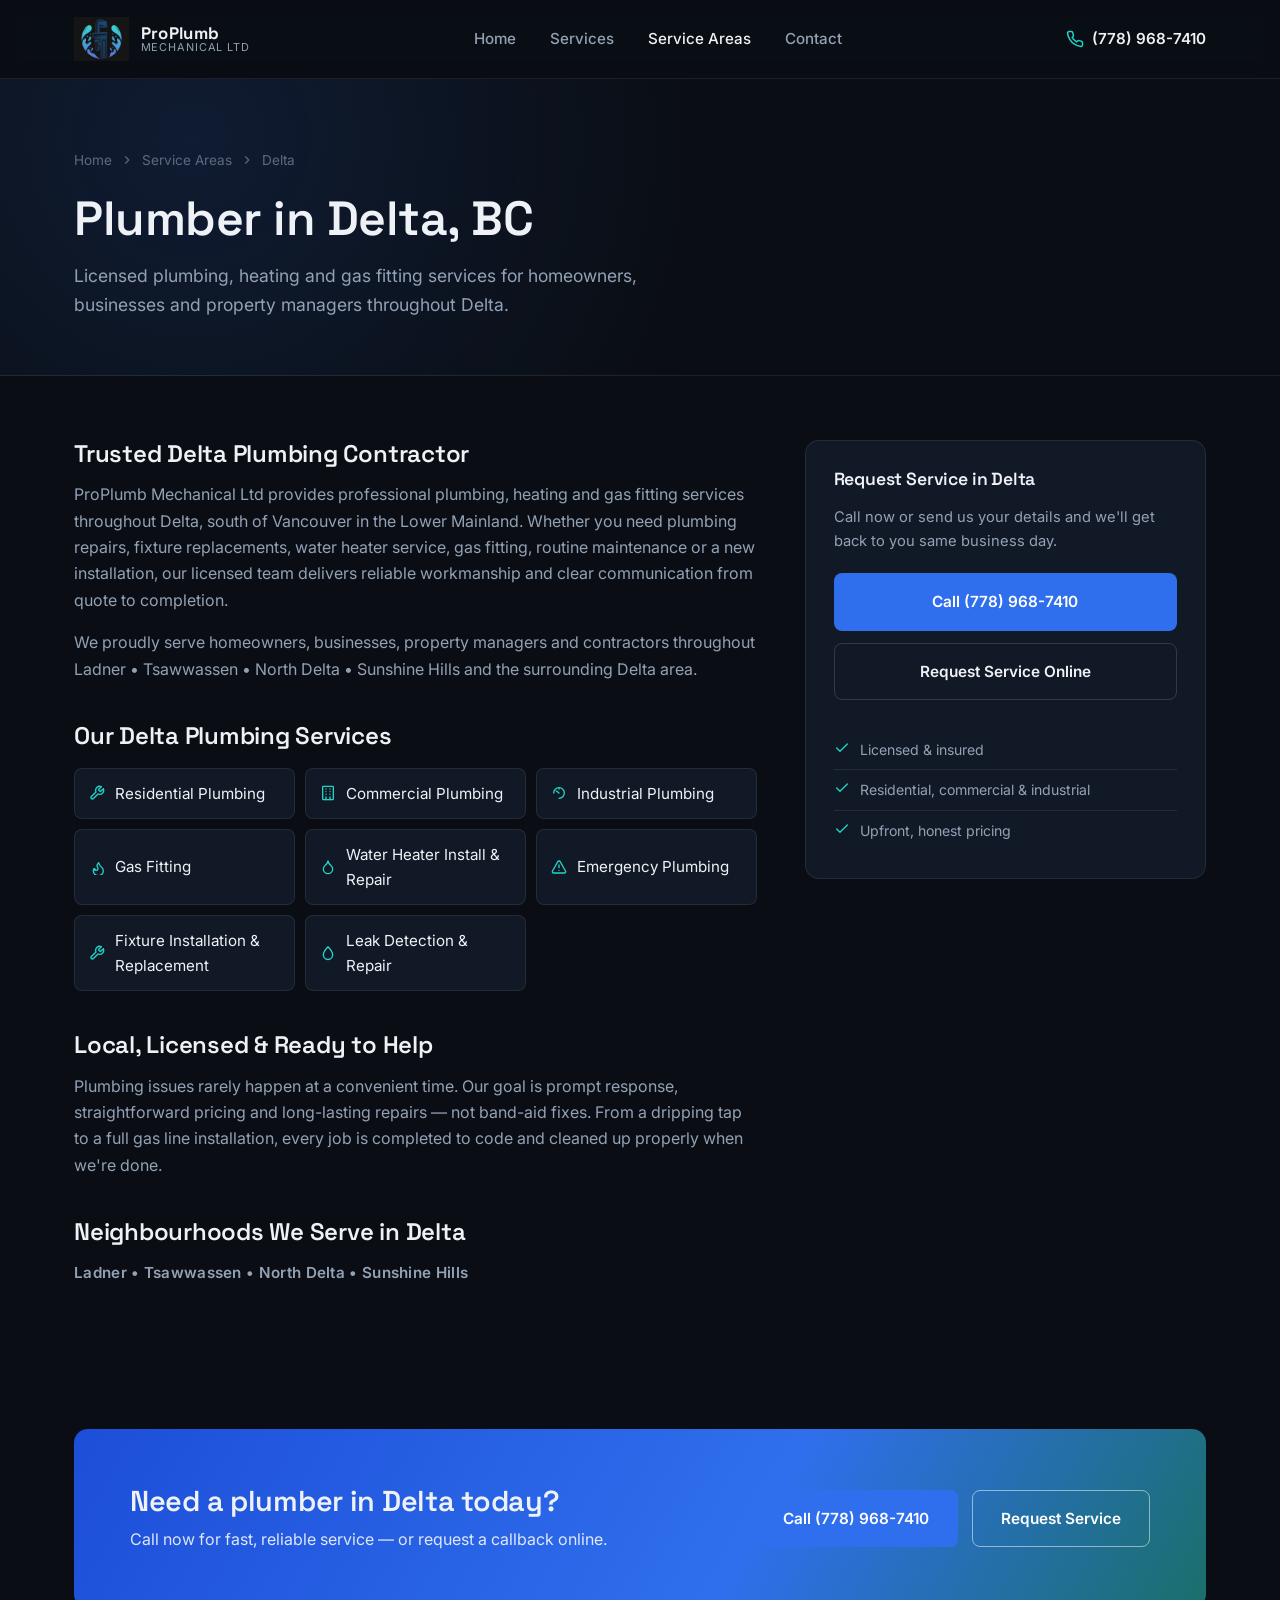
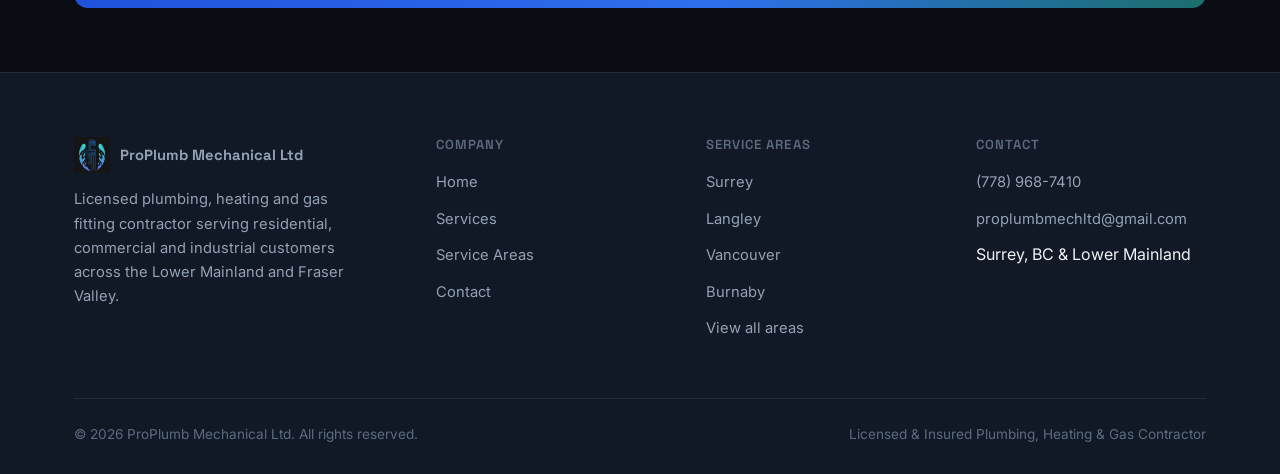
<file: delta-plumber.html>
<!DOCTYPE html>
<html lang="en">
<head>
<meta charset="UTF-8">
<meta name="viewport" content="width=device-width, initial-scale=1.0">
<title>Plumber Delta BC | Plumbing, Heating &amp; Gas Services | ProPlumb Mechanical Ltd</title>
<meta name="description" content="Licensed plumbing, heating and gas fitting services in Delta, BC. Serving Ladner • Tsawwassen • North Delta • Sunshine Hills. Residential, commercial and industrial. Call (778) 968-7410.">
<link rel="canonical" href="https://proplumbmech.ca/delta-plumber.html">
<link rel="icon" type="image/png" href="favicon-32.png">
<link rel="apple-touch-icon" href="favicon-180.png">
<link rel="preconnect" href="https://fonts.googleapis.com">
<link rel="preconnect" href="https://fonts.gstatic.com" crossorigin>
<link href="https://fonts.googleapis.com/css2?family=Space+Grotesk:wght@500;600;700&family=Inter:wght@400;500;600;700&display=swap" rel="stylesheet">
<link rel="stylesheet" href="style.css">

<script async src="https://www.googletagmanager.com/gtag/js?id=G-7Q08MEGEZX"></script>
<script>
window.dataLayer = window.dataLayer || [];
function gtag(){dataLayer.push(arguments);}
gtag('js', new Date());
gtag('config', 'G-7Q08MEGEZX');
</script>
</head>

<body>

  <header class="site-header">
    <nav class="navbar">
      <a href="index.html" class="brand">
        <img src="wrech-logo.png" alt="ProPlumb Mechanical Ltd logo" width="44" height="44">
        <span class="brand-text"><strong>ProPlumb</strong><span>Mechanical Ltd</span></span>
      </a>

      <div class="nav-links">
        <a href="index.html">Home</a>
        <a href="services.html">Services</a>
        <a href="service-areas.html" aria-current="page">Service Areas</a>
        <a href="contact.html">Contact</a>
      </div>

      <div class="nav-cta">
        <a class="nav-phone" href="tel:17789687410">
          <svg width="18" height="18" viewBox="0 0 24 24" fill="none" stroke="currentColor" stroke-width="2" stroke-linecap="round" stroke-linejoin="round"><path d="M22 16.92v3a2 2 0 0 1-2.18 2 19.79 19.79 0 0 1-8.63-3.07 19.5 19.5 0 0 1-6-6 19.79 19.79 0 0 1-3.07-8.67A2 2 0 0 1 4.11 2h3a2 2 0 0 1 2 1.72c.127.96.361 1.903.7 2.81a2 2 0 0 1-.45 2.11L8.09 9.91a16 16 0 0 0 6 6l1.27-1.27a2 2 0 0 1 2.11-.45c.907.339 1.85.573 2.81.7A2 2 0 0 1 22 16.92z"/></svg>
          <span>(778) 968-7410</span>
        </a>
        <button class="nav-toggle" aria-label="Toggle menu" aria-expanded="false">
          <svg width="20" height="20" viewBox="0 0 24 24" fill="none" stroke="currentColor" stroke-width="2" stroke-linecap="round" stroke-linejoin="round"><line x1="3" y1="6" x2="21" y2="6"/><line x1="3" y1="12" x2="21" y2="12"/><line x1="3" y1="18" x2="21" y2="18"/></svg>
        </button>
      </div>
    </nav>
  </header>

  <section class="page-header">
    <div class="container">
      <div class="breadcrumbs">
        <a href="index.html">Home</a>
        <svg width="14" height="14" viewBox="0 0 24 24" fill="none" stroke="currentColor" stroke-width="2"><polyline points="9 18 15 12 9 6"/></svg>
        <a href="service-areas.html">Service Areas</a>
        <svg width="14" height="14" viewBox="0 0 24 24" fill="none" stroke="currentColor" stroke-width="2"><polyline points="9 18 15 12 9 6"/></svg>
        <span>Delta</span>
      </div>
      <h1>Plumber in Delta, BC</h1>
      <p>Licensed plumbing, heating and gas fitting services for homeowners, businesses and property managers throughout Delta.</p>
    </div>
  </section>

  <section class="section-tight">
    <div class="container content-layout">

      <div class="prose">
        <h2>Trusted Delta Plumbing Contractor</h2>
        <p>ProPlumb Mechanical Ltd provides professional plumbing, heating and gas fitting services throughout Delta, south of Vancouver in the Lower Mainland. Whether you need plumbing repairs, fixture replacements, water heater service, gas fitting, routine maintenance or a new installation, our licensed team delivers reliable workmanship and clear communication from quote to completion.</p>
        <p>We proudly serve homeowners, businesses, property managers and contractors throughout Ladner • Tsawwassen • North Delta • Sunshine Hills and the surrounding Delta area.</p>

        <h2>Our Delta Plumbing Services</h2>
        <ul>
          <li><svg width="16" height="16" viewBox="0 0 24 24" fill="none" stroke="currentColor" stroke-width="2" stroke-linecap="round" stroke-linejoin="round"><path d="M14.7 6.3a1 1 0 0 0 0 1.4l1.6 1.6a1 1 0 0 0 1.4 0l3.77-3.77a6 6 0 0 1-7.94 7.94l-6.91 6.91a2.12 2.12 0 0 1-3-3l6.91-6.91a6 6 0 0 1 7.94-7.94l-3.76 3.76z"/></svg>Residential Plumbing</li>
          <li><svg width="16" height="16" viewBox="0 0 24 24" fill="none" stroke="currentColor" stroke-width="2" stroke-linecap="round" stroke-linejoin="round"><rect x="4" y="2" width="16" height="20" rx="1"/><line x1="9" y1="6" x2="9" y2="6"/><line x1="15" y1="6" x2="15" y2="6"/><line x1="9" y1="10" x2="9" y2="10"/><line x1="15" y1="10" x2="15" y2="10"/><line x1="9" y1="14" x2="9" y2="14"/><line x1="15" y1="14" x2="15" y2="14"/><line x1="9" y1="22" x2="9" y2="18"/><line x1="15" y1="22" x2="15" y2="18"/></svg>Commercial Plumbing</li>
          <li><svg width="16" height="16" viewBox="0 0 24 24" fill="none" stroke="currentColor" stroke-width="2" stroke-linecap="round" stroke-linejoin="round"><path d="M12 20a8 8 0 1 0-8-8"/><path d="M12 12 8 9"/><path d="M12 4v2"/></svg>Industrial Plumbing</li>
          <li><svg width="16" height="16" viewBox="0 0 24 24" fill="none" stroke="currentColor" stroke-width="2" stroke-linecap="round" stroke-linejoin="round"><path d="M8.5 14.5A2.5 2.5 0 0 0 11 17a2.5 2.5 0 0 0 2.5-2.5c0-1.38-.5-2-1-3-1.072-2.143-.224-4.054 2-6 .5 2.5 2 4.9 4 6.5 2 1.6 3 3.5 3 5.5a7.5 7.5 0 1 1-15 0c0-1.153.433-2.294 1-3a2.5 2.5 0 0 0 2.5 2.5z"/></svg>Gas Fitting</li>
          <li><svg width="16" height="16" viewBox="0 0 24 24" fill="none" stroke="currentColor" stroke-width="2" stroke-linecap="round" stroke-linejoin="round"><path d="M12 22a7 7 0 0 0 7-7c0-2-1-3.9-3-5.5s-3.5-4-4-6.5c-.5 2.5-2 4.9-4 6.5C6 11.1 5 13 5 15a7 7 0 0 0 7 7z"/></svg>Water Heater Install &amp; Repair</li>
          <li><svg width="16" height="16" viewBox="0 0 24 24" fill="none" stroke="currentColor" stroke-width="2" stroke-linecap="round" stroke-linejoin="round"><path d="m21.73 18-8-14a2 2 0 0 0-3.48 0l-8 14A2 2 0 0 0 4 21h16a2 2 0 0 0 1.73-3Z"/><line x1="12" y1="9" x2="12" y2="13"/><line x1="12" y1="17" x2="12.01" y2="17"/></svg>Emergency Plumbing</li>
          <li><svg width="16" height="16" viewBox="0 0 24 24" fill="none" stroke="currentColor" stroke-width="2" stroke-linecap="round" stroke-linejoin="round"><path d="M14.7 6.3a1 1 0 0 0 0 1.4l1.6 1.6a1 1 0 0 0 1.4 0l3.77-3.77a6 6 0 0 1-7.94 7.94l-6.91 6.91a2.12 2.12 0 0 1-3-3l6.91-6.91a6 6 0 0 1 7.94-7.94l-3.76 3.76z"/></svg>Fixture Installation &amp; Replacement</li>
          <li><svg width="16" height="16" viewBox="0 0 24 24" fill="none" stroke="currentColor" stroke-width="2" stroke-linecap="round" stroke-linejoin="round"><path d="M12 2.69s-7 7.44-7 12.06A7 7 0 0 0 12 21.75a7 7 0 0 0 7-7c0-4.62-7-12.06-7-12.06Z"/></svg>Leak Detection &amp; Repair</li>
        </ul>

        <h2>Local, Licensed &amp; Ready to Help</h2>
        <p>Plumbing issues rarely happen at a convenient time. Our goal is prompt response, straightforward pricing and long-lasting repairs &mdash; not band-aid fixes. From a dripping tap to a full gas line installation, every job is completed to code and cleaned up properly when we're done.</p>

        <h2>Neighbourhoods We Serve in Delta</h2>
        <p class="neighborhoods">Ladner • Tsawwassen • North Delta • Sunshine Hills</p>
      </div>

      <aside class="sidebar-card">
        <h3>Request Service in Delta</h3>
        <p>Call now or send us your details and we'll get back to you same business day.</p>
        <a class="btn btn-primary btn-block" href="tel:17789687410">Call (778) 968-7410</a>
        <a class="btn btn-outline btn-block" href="contact.html">Request Service Online</a>
        <ul class="sidebar-list">
          <li><svg width="16" height="16" viewBox="0 0 24 24" fill="none" stroke="currentColor" stroke-width="2" stroke-linecap="round" stroke-linejoin="round"><path d="M20 6 9 17l-5-5"/></svg>Licensed &amp; insured</li>
          <li><svg width="16" height="16" viewBox="0 0 24 24" fill="none" stroke="currentColor" stroke-width="2" stroke-linecap="round" stroke-linejoin="round"><path d="M20 6 9 17l-5-5"/></svg>Residential, commercial &amp; industrial</li>
          <li><svg width="16" height="16" viewBox="0 0 24 24" fill="none" stroke="currentColor" stroke-width="2" stroke-linecap="round" stroke-linejoin="round"><path d="M20 6 9 17l-5-5"/></svg>Upfront, honest pricing</li>
        </ul>
      </aside>

    </div>
  </section>

  <section class="section-tight">
    <div class="container">
      <div class="cta-band">
        <div>
          <h2>Need a plumber in Delta today?</h2>
          <p>Call now for fast, reliable service &mdash; or request a callback online.</p>
        </div>
        <div style="display:flex; gap:14px; flex-wrap:wrap;">
          <a class="btn btn-primary" href="tel:17789687410">Call (778) 968-7410</a>
          <a class="btn btn-outline" href="contact.html">Request Service</a>
        </div>
      </div>
    </div>
  </section>

  <footer>
    <div class="container">
      <div class="footer-grid">
        <div class="footer-col">
          <a href="index.html" class="footer-brand">
            <img src="wrech-logo.png" alt="ProPlumb Mechanical Ltd logo" width="36" height="36">
            <strong>ProPlumb Mechanical Ltd</strong>
          </a>
          <p>Licensed plumbing, heating and gas fitting contractor serving residential, commercial and industrial customers across the Lower Mainland and Fraser Valley.</p>
        </div>

        <div class="footer-col">
          <h4>Company</h4>
          <ul>
            <li><a href="index.html">Home</a></li>
            <li><a href="services.html">Services</a></li>
            <li><a href="service-areas.html">Service Areas</a></li>
            <li><a href="contact.html">Contact</a></li>
          </ul>
        </div>

        <div class="footer-col">
          <h4>Service Areas</h4>
          <ul>
            <li><a href="surrey-plumber.html">Surrey</a></li>
            <li><a href="langley-plumber.html">Langley</a></li>
            <li><a href="vancouver-plumber.html">Vancouver</a></li>
            <li><a href="burnaby-plumber.html">Burnaby</a></li>
            <li><a href="service-areas.html">View all areas</a></li>
          </ul>
        </div>

        <div class="footer-col">
          <h4>Contact</h4>
          <ul>
            <li><a href="tel:17789687410">(778) 968-7410</a></li>
            <li><a href="mailto:proplumbmechltd@gmail.com">proplumbmechltd@gmail.com</a></li>
            <li>Surrey, BC &amp; Lower Mainland</li>
          </ul>
        </div>
      </div>

      <div class="footer-bottom">
        <span>&copy; 2026 ProPlumb Mechanical Ltd. All rights reserved.</span>
        <span>Licensed &amp; Insured Plumbing, Heating &amp; Gas Contractor</span>
      </div>
    </div>
  </footer>

  <script src="site.js"></script>

</body>
</html>
</file>
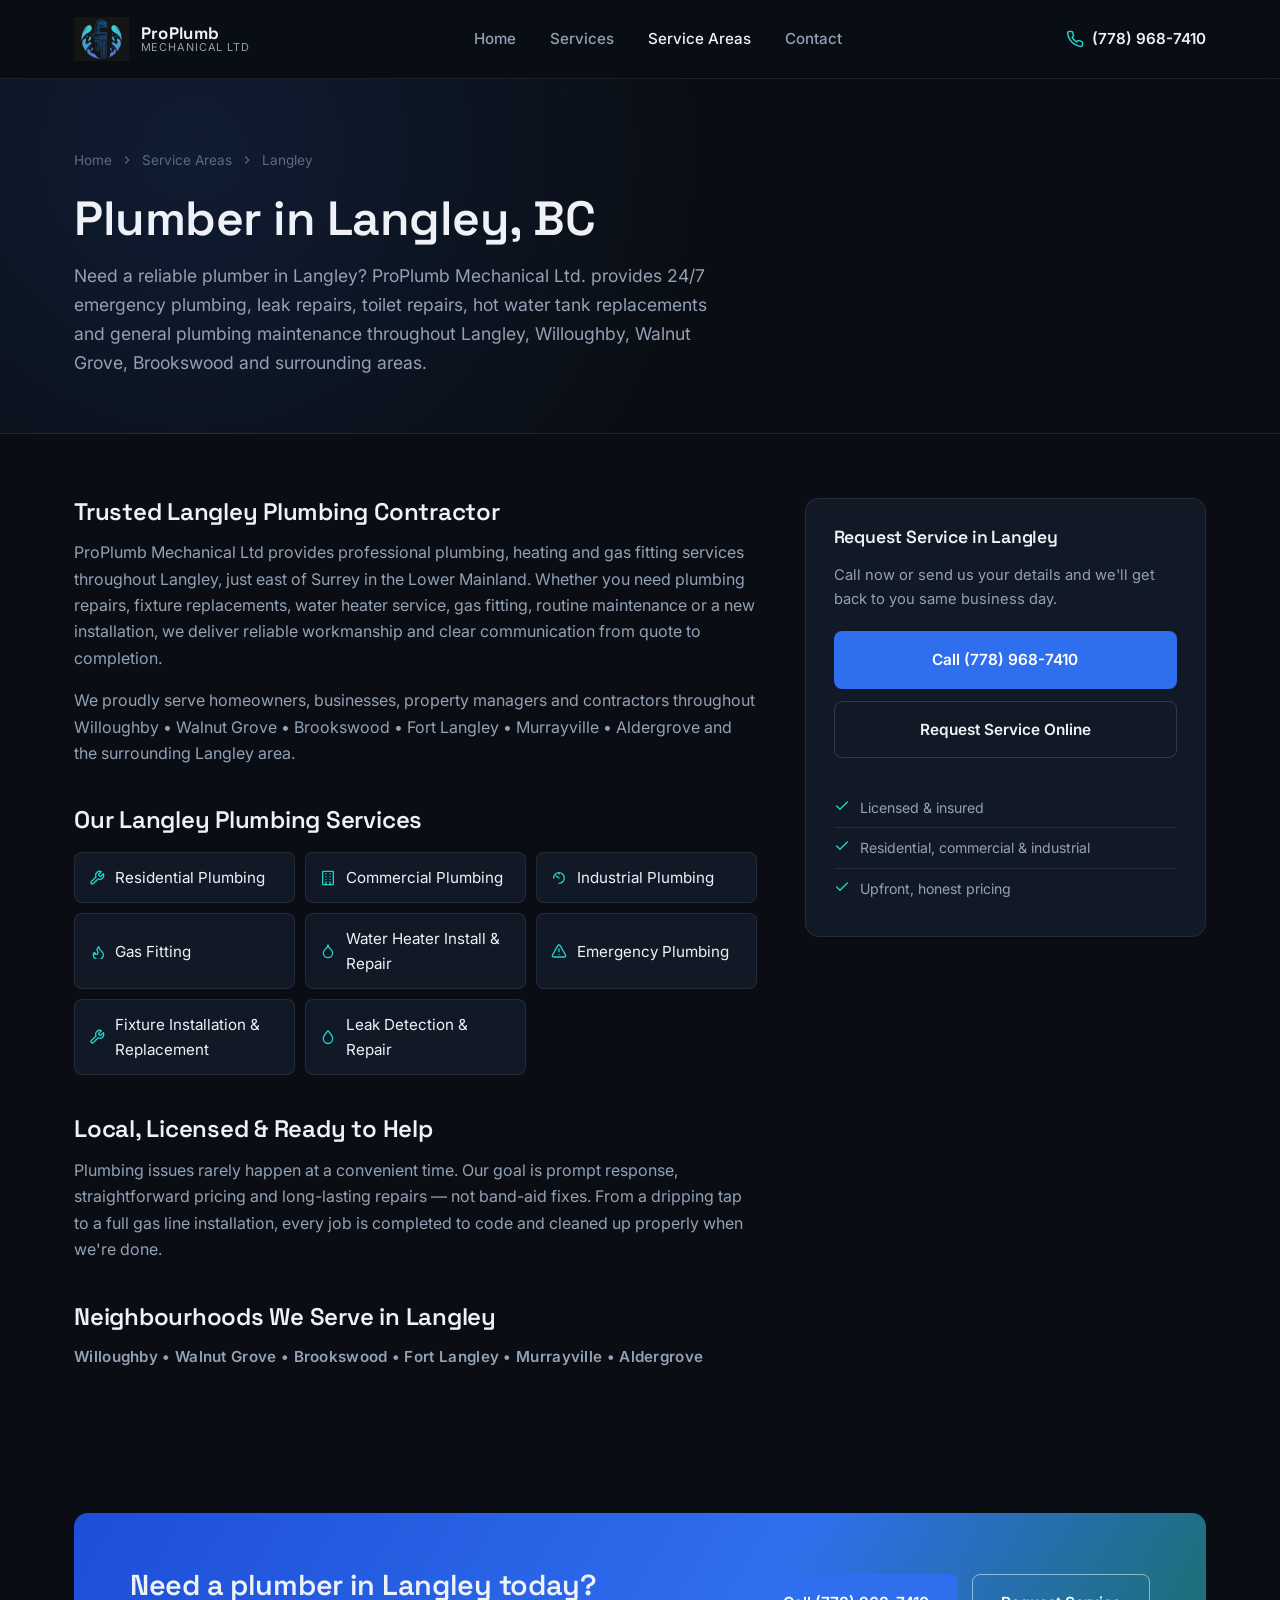
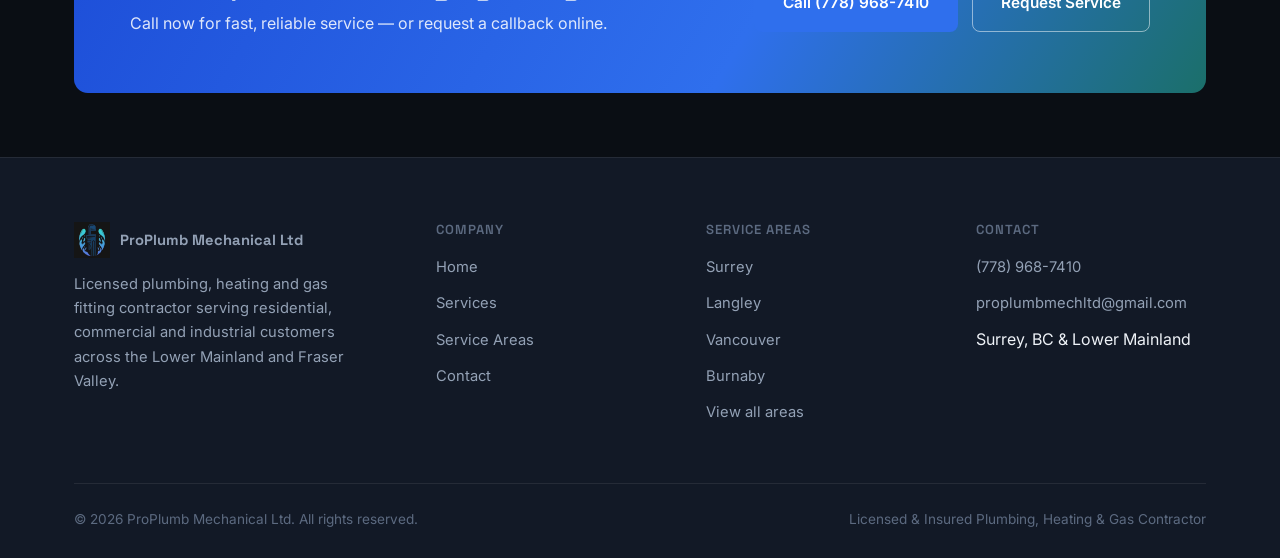
<file: langley-plumber.html>
<!DOCTYPE html>
<html lang="en">
<head>
<meta charset="UTF-8">
<meta name="viewport" content="width=device-width, initial-scale=1.0">
<title>Plumber in Langley, BC | Emergency Repairs | ProPlumb</title>
<meta name="description" content="Need a plumber in Langley, BC? ProPlumb Mechanical offers 24/7 emergency plumbing, leak repairs, toilet repairs and hot water tank replacement. Call (778) 968-7410.">
<link rel="canonical" href="https://proplumbmech.ca/langley-plumber.html">
<link rel="icon" type="image/png" href="favicon-32.png">
<link rel="apple-touch-icon" href="favicon-180.png">
<link rel="preconnect" href="https://fonts.googleapis.com">
<link rel="preconnect" href="https://fonts.gstatic.com" crossorigin>
<link href="https://fonts.googleapis.com/css2?family=Space+Grotesk:wght@500;600;700&family=Inter:wght@400;500;600;700&display=swap" rel="stylesheet">
<link rel="stylesheet" href="style.css">

<script async src="https://www.googletagmanager.com/gtag/js?id=G-7Q08MEGEZX"></script>
<script>
window.dataLayer = window.dataLayer || [];
function gtag(){dataLayer.push(arguments);}
gtag('js', new Date());
gtag('config', 'G-7Q08MEGEZX');
</script>
</head>

<body>

  <header class="site-header">
    <nav class="navbar">
      <a href="index.html" class="brand">
        <img src="wrech-logo.png" alt="ProPlumb Mechanical Ltd logo" width="44" height="44">
        <span class="brand-text"><strong>ProPlumb</strong><span>Mechanical Ltd</span></span>
      </a>

      <div class="nav-links">
        <a href="index.html">Home</a>
        <a href="services.html">Services</a>
        <a href="service-areas.html" aria-current="page">Service Areas</a>
        <a href="contact.html">Contact</a>
      </div>

      <div class="nav-cta">
        <a class="nav-phone" href="tel:17789687410">
          <svg width="18" height="18" viewBox="0 0 24 24" fill="none" stroke="currentColor" stroke-width="2" stroke-linecap="round" stroke-linejoin="round"><path d="M22 16.92v3a2 2 0 0 1-2.18 2 19.79 19.79 0 0 1-8.63-3.07 19.5 19.5 0 0 1-6-6 19.79 19.79 0 0 1-3.07-8.67A2 2 0 0 1 4.11 2h3a2 2 0 0 1 2 1.72c.127.96.361 1.903.7 2.81a2 2 0 0 1-.45 2.11L8.09 9.91a16 16 0 0 0 6 6l1.27-1.27a2 2 0 0 1 2.11-.45c.907.339 1.85.573 2.81.7A2 2 0 0 1 22 16.92z"/></svg>
          <span>(778) 968-7410</span>
        </a>
        <button class="nav-toggle" aria-label="Toggle menu" aria-expanded="false">
          <svg width="20" height="20" viewBox="0 0 24 24" fill="none" stroke="currentColor" stroke-width="2" stroke-linecap="round" stroke-linejoin="round"><line x1="3" y1="6" x2="21" y2="6"/><line x1="3" y1="12" x2="21" y2="12"/><line x1="3" y1="18" x2="21" y2="18"/></svg>
        </button>
      </div>
    </nav>
  </header>

  <section class="page-header">
    <div class="container">
      <div class="breadcrumbs">
        <a href="index.html">Home</a>
        <svg width="14" height="14" viewBox="0 0 24 24" fill="none" stroke="currentColor" stroke-width="2"><polyline points="9 18 15 12 9 6"/></svg>
        <a href="service-areas.html">Service Areas</a>
        <svg width="14" height="14" viewBox="0 0 24 24" fill="none" stroke="currentColor" stroke-width="2"><polyline points="9 18 15 12 9 6"/></svg>
        <span>Langley</span>
      </div>
      <h1>Plumber in Langley, BC</h1>
      <p>Need a reliable plumber in Langley? ProPlumb Mechanical Ltd. provides 24/7 emergency plumbing, leak repairs, toilet repairs, hot water tank replacements and general plumbing maintenance throughout Langley, Willoughby, Walnut Grove, Brookswood and surrounding areas.</p>
    </div>
  </section>

  <section class="section-tight">
    <div class="container content-layout">

      <div class="prose">
        <h2>Trusted Langley Plumbing Contractor</h2>
        <p>ProPlumb Mechanical Ltd provides professional plumbing, heating and gas fitting services throughout Langley, just east of Surrey in the Lower Mainland. Whether you need plumbing repairs, fixture replacements, water heater service, gas fitting, routine maintenance or a new installation, we deliver reliable workmanship and clear communication from quote to completion.</p>
        <p>We proudly serve homeowners, businesses, property managers and contractors throughout Willoughby • Walnut Grove • Brookswood • Fort Langley • Murrayville • Aldergrove and the surrounding Langley area.</p>

        <h2>Our Langley Plumbing Services</h2>
        <ul>
          <li><svg width="16" height="16" viewBox="0 0 24 24" fill="none" stroke="currentColor" stroke-width="2" stroke-linecap="round" stroke-linejoin="round"><path d="M14.7 6.3a1 1 0 0 0 0 1.4l1.6 1.6a1 1 0 0 0 1.4 0l3.77-3.77a6 6 0 0 1-7.94 7.94l-6.91 6.91a2.12 2.12 0 0 1-3-3l6.91-6.91a6 6 0 0 1 7.94-7.94l-3.76 3.76z"/></svg>Residential Plumbing</li>
          <li><svg width="16" height="16" viewBox="0 0 24 24" fill="none" stroke="currentColor" stroke-width="2" stroke-linecap="round" stroke-linejoin="round"><rect x="4" y="2" width="16" height="20" rx="1"/><line x1="9" y1="6" x2="9" y2="6"/><line x1="15" y1="6" x2="15" y2="6"/><line x1="9" y1="10" x2="9" y2="10"/><line x1="15" y1="10" x2="15" y2="10"/><line x1="9" y1="14" x2="9" y2="14"/><line x1="15" y1="14" x2="15" y2="14"/><line x1="9" y1="22" x2="9" y2="18"/><line x1="15" y1="22" x2="15" y2="18"/></svg>Commercial Plumbing</li>
          <li><svg width="16" height="16" viewBox="0 0 24 24" fill="none" stroke="currentColor" stroke-width="2" stroke-linecap="round" stroke-linejoin="round"><path d="M12 20a8 8 0 1 0-8-8"/><path d="M12 12 8 9"/><path d="M12 4v2"/></svg>Industrial Plumbing</li>
          <li><svg width="16" height="16" viewBox="0 0 24 24" fill="none" stroke="currentColor" stroke-width="2" stroke-linecap="round" stroke-linejoin="round"><path d="M8.5 14.5A2.5 2.5 0 0 0 11 17a2.5 2.5 0 0 0 2.5-2.5c0-1.38-.5-2-1-3-1.072-2.143-.224-4.054 2-6 .5 2.5 2 4.9 4 6.5 2 1.6 3 3.5 3 5.5a7.5 7.5 0 1 1-15 0c0-1.153.433-2.294 1-3a2.5 2.5 0 0 0 2.5 2.5z"/></svg>Gas Fitting</li>
          <li><svg width="16" height="16" viewBox="0 0 24 24" fill="none" stroke="currentColor" stroke-width="2" stroke-linecap="round" stroke-linejoin="round"><path d="M12 22a7 7 0 0 0 7-7c0-2-1-3.9-3-5.5s-3.5-4-4-6.5c-.5 2.5-2 4.9-4 6.5C6 11.1 5 13 5 15a7 7 0 0 0 7 7z"/></svg>Water Heater Install &amp; Repair</li>
          <li><svg width="16" height="16" viewBox="0 0 24 24" fill="none" stroke="currentColor" stroke-width="2" stroke-linecap="round" stroke-linejoin="round"><path d="m21.73 18-8-14a2 2 0 0 0-3.48 0l-8 14A2 2 0 0 0 4 21h16a2 2 0 0 0 1.73-3Z"/><line x1="12" y1="9" x2="12" y2="13"/><line x1="12" y1="17" x2="12.01" y2="17"/></svg>Emergency Plumbing</li>
          <li><svg width="16" height="16" viewBox="0 0 24 24" fill="none" stroke="currentColor" stroke-width="2" stroke-linecap="round" stroke-linejoin="round"><path d="M14.7 6.3a1 1 0 0 0 0 1.4l1.6 1.6a1 1 0 0 0 1.4 0l3.77-3.77a6 6 0 0 1-7.94 7.94l-6.91 6.91a2.12 2.12 0 0 1-3-3l6.91-6.91a6 6 0 0 1 7.94-7.94l-3.76 3.76z"/></svg>Fixture Installation &amp; Replacement</li>
          <li><svg width="16" height="16" viewBox="0 0 24 24" fill="none" stroke="currentColor" stroke-width="2" stroke-linecap="round" stroke-linejoin="round"><path d="M12 2.69s-7 7.44-7 12.06A7 7 0 0 0 12 21.75a7 7 0 0 0 7-7c0-4.62-7-12.06-7-12.06Z"/></svg>Leak Detection &amp; Repair</li>
        </ul>

        <h2>Local, Licensed &amp; Ready to Help</h2>
        <p>Plumbing issues rarely happen at a convenient time. Our goal is prompt response, straightforward pricing and long-lasting repairs &mdash; not band-aid fixes. From a dripping tap to a full gas line installation, every job is completed to code and cleaned up properly when we're done.</p>

        <h2>Neighbourhoods We Serve in Langley</h2>
        <p class="neighborhoods">Willoughby • Walnut Grove • Brookswood • Fort Langley • Murrayville • Aldergrove</p>
      </div>

      <aside class="sidebar-card">
        <h3>Request Service in Langley</h3>
        <p>Call now or send us your details and we'll get back to you same business day.</p>
        <a class="btn btn-primary btn-block" href="tel:17789687410">Call (778) 968-7410</a>
        <a class="btn btn-outline btn-block" href="contact.html">Request Service Online</a>
        <ul class="sidebar-list">
          <li><svg width="16" height="16" viewBox="0 0 24 24" fill="none" stroke="currentColor" stroke-width="2" stroke-linecap="round" stroke-linejoin="round"><path d="M20 6 9 17l-5-5"/></svg>Licensed &amp; insured</li>
          <li><svg width="16" height="16" viewBox="0 0 24 24" fill="none" stroke="currentColor" stroke-width="2" stroke-linecap="round" stroke-linejoin="round"><path d="M20 6 9 17l-5-5"/></svg>Residential, commercial &amp; industrial</li>
          <li><svg width="16" height="16" viewBox="0 0 24 24" fill="none" stroke="currentColor" stroke-width="2" stroke-linecap="round" stroke-linejoin="round"><path d="M20 6 9 17l-5-5"/></svg>Upfront, honest pricing</li>
        </ul>
      </aside>

    </div>
  </section>

  <section class="section-tight">
    <div class="container">
      <div class="cta-band">
        <div>
          <h2>Need a plumber in Langley today?</h2>
          <p>Call now for fast, reliable service &mdash; or request a callback online.</p>
        </div>
        <div style="display:flex; gap:14px; flex-wrap:wrap;">
          <a class="btn btn-primary" href="tel:17789687410">Call (778) 968-7410</a>
          <a class="btn btn-outline" href="contact.html">Request Service</a>
        </div>
      </div>
    </div>
  </section>

  <footer>
    <div class="container">
      <div class="footer-grid">
        <div class="footer-col">
          <a href="index.html" class="footer-brand">
            <img src="wrech-logo.png" alt="ProPlumb Mechanical Ltd logo" width="36" height="36">
            <strong>ProPlumb Mechanical Ltd</strong>
          </a>
          <p>Licensed plumbing, heating and gas fitting contractor serving residential, commercial and industrial customers across the Lower Mainland and Fraser Valley.</p>
        </div>

        <div class="footer-col">
          <h4>Company</h4>
          <ul>
            <li><a href="index.html">Home</a></li>
            <li><a href="services.html">Services</a></li>
            <li><a href="service-areas.html">Service Areas</a></li>
            <li><a href="contact.html">Contact</a></li>
          </ul>
        </div>

        <div class="footer-col">
          <h4>Service Areas</h4>
          <ul>
            <li><a href="surrey-plumber.html">Surrey</a></li>
            <li><a href="langley-plumber.html">Langley</a></li>
            <li><a href="vancouver-plumber.html">Vancouver</a></li>
            <li><a href="burnaby-plumber.html">Burnaby</a></li>
            <li><a href="service-areas.html">View all areas</a></li>
          </ul>
        </div>

        <div class="footer-col">
          <h4>Contact</h4>
          <ul>
            <li><a href="tel:17789687410">(778) 968-7410</a></li>
            <li><a href="mailto:proplumbmechltd@gmail.com">proplumbmechltd@gmail.com</a></li>
            <li>Surrey, BC &amp; Lower Mainland</li>
          </ul>
        </div>
      </div>

      <div class="footer-bottom">
        <span>&copy; 2026 ProPlumb Mechanical Ltd. All rights reserved.</span>
        <span>Licensed &amp; Insured Plumbing, Heating &amp; Gas Contractor</span>
      </div>
    </div>
  </footer>

  <script src="site.js"></script>

</body>
</html>
</file>
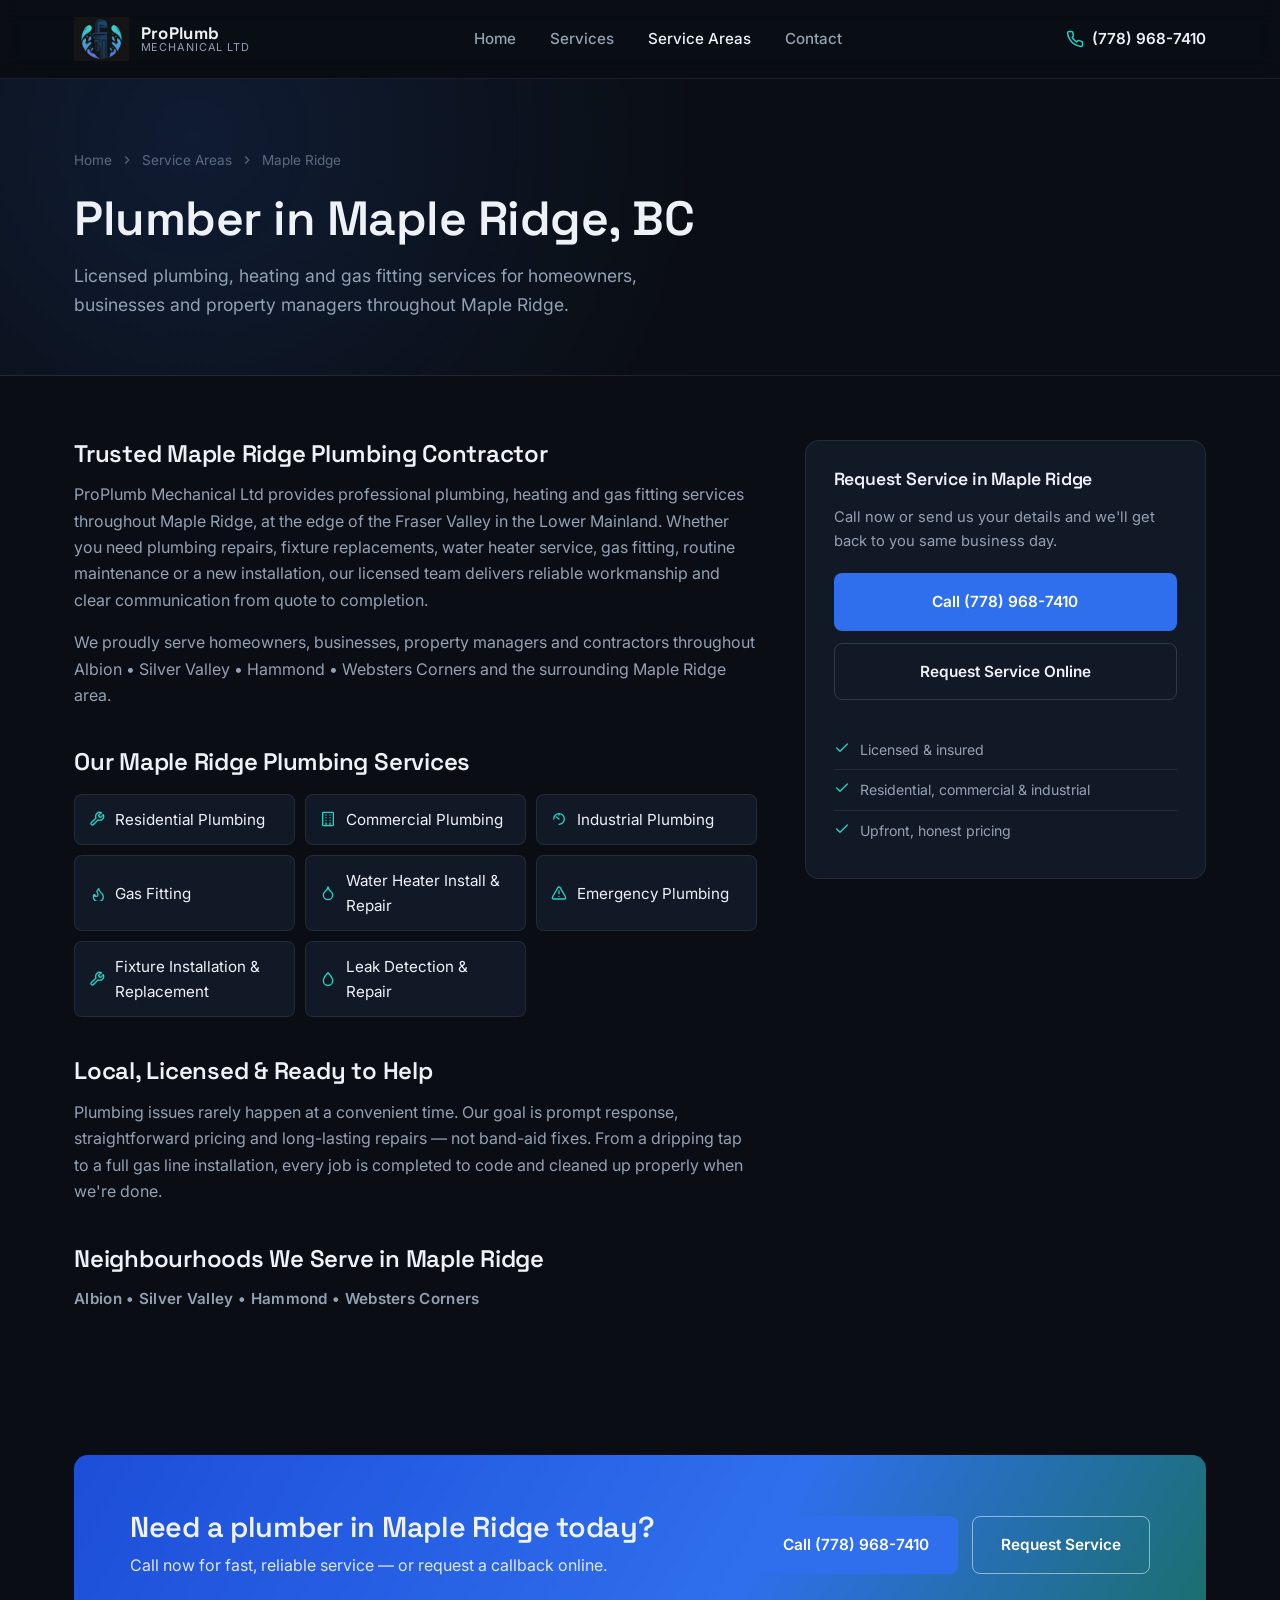
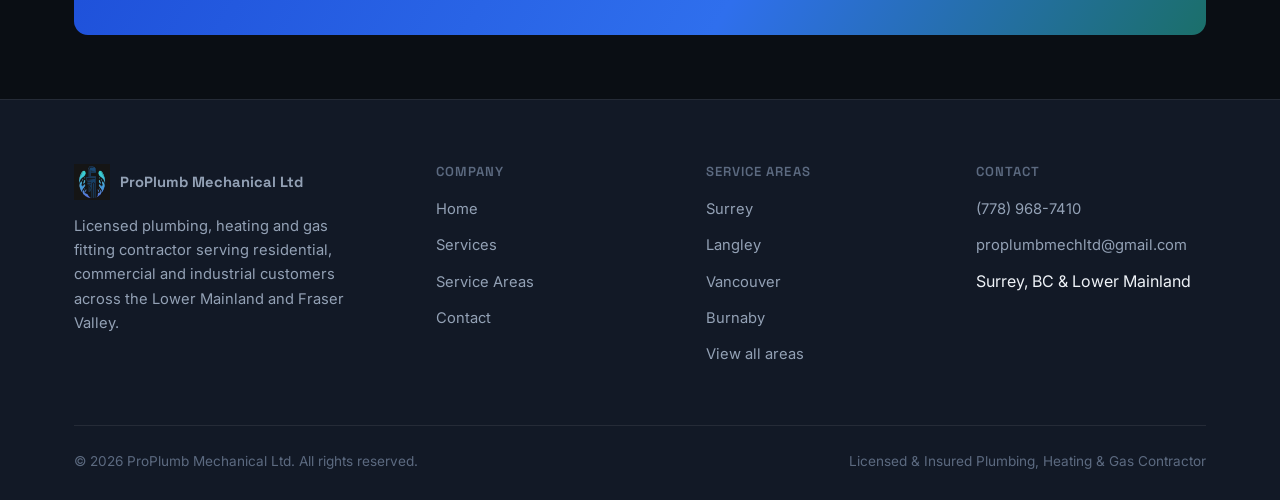
<file: maple-ridge-plumber.html>
<!DOCTYPE html>
<html lang="en">
<head>
<meta charset="UTF-8">
<meta name="viewport" content="width=device-width, initial-scale=1.0">
<title>Plumber Maple Ridge BC | Plumbing, Heating &amp; Gas Services | ProPlumb Mechanical Ltd</title>
<meta name="description" content="Licensed plumbing, heating and gas fitting services in Maple Ridge, BC. Serving Albion • Silver Valley • Hammond • Websters Corners. Residential, commercial and industrial. Call (778) 968-7410.">
<link rel="canonical" href="https://proplumbmech.ca/maple-ridge-plumber.html">
<link rel="icon" type="image/png" href="favicon-32.png">
<link rel="apple-touch-icon" href="favicon-180.png">
<link rel="preconnect" href="https://fonts.googleapis.com">
<link rel="preconnect" href="https://fonts.gstatic.com" crossorigin>
<link href="https://fonts.googleapis.com/css2?family=Space+Grotesk:wght@500;600;700&family=Inter:wght@400;500;600;700&display=swap" rel="stylesheet">
<link rel="stylesheet" href="style.css">

<script async src="https://www.googletagmanager.com/gtag/js?id=G-7Q08MEGEZX"></script>
<script>
window.dataLayer = window.dataLayer || [];
function gtag(){dataLayer.push(arguments);}
gtag('js', new Date());
gtag('config', 'G-7Q08MEGEZX');
</script>
</head>

<body>

  <header class="site-header">
    <nav class="navbar">
      <a href="index.html" class="brand">
        <img src="wrech-logo.png" alt="ProPlumb Mechanical Ltd logo" width="44" height="44">
        <span class="brand-text"><strong>ProPlumb</strong><span>Mechanical Ltd</span></span>
      </a>

      <div class="nav-links">
        <a href="index.html">Home</a>
        <a href="services.html">Services</a>
        <a href="service-areas.html" aria-current="page">Service Areas</a>
        <a href="contact.html">Contact</a>
      </div>

      <div class="nav-cta">
        <a class="nav-phone" href="tel:17789687410">
          <svg width="18" height="18" viewBox="0 0 24 24" fill="none" stroke="currentColor" stroke-width="2" stroke-linecap="round" stroke-linejoin="round"><path d="M22 16.92v3a2 2 0 0 1-2.18 2 19.79 19.79 0 0 1-8.63-3.07 19.5 19.5 0 0 1-6-6 19.79 19.79 0 0 1-3.07-8.67A2 2 0 0 1 4.11 2h3a2 2 0 0 1 2 1.72c.127.96.361 1.903.7 2.81a2 2 0 0 1-.45 2.11L8.09 9.91a16 16 0 0 0 6 6l1.27-1.27a2 2 0 0 1 2.11-.45c.907.339 1.85.573 2.81.7A2 2 0 0 1 22 16.92z"/></svg>
          <span>(778) 968-7410</span>
        </a>
        <button class="nav-toggle" aria-label="Toggle menu" aria-expanded="false">
          <svg width="20" height="20" viewBox="0 0 24 24" fill="none" stroke="currentColor" stroke-width="2" stroke-linecap="round" stroke-linejoin="round"><line x1="3" y1="6" x2="21" y2="6"/><line x1="3" y1="12" x2="21" y2="12"/><line x1="3" y1="18" x2="21" y2="18"/></svg>
        </button>
      </div>
    </nav>
  </header>

  <section class="page-header">
    <div class="container">
      <div class="breadcrumbs">
        <a href="index.html">Home</a>
        <svg width="14" height="14" viewBox="0 0 24 24" fill="none" stroke="currentColor" stroke-width="2"><polyline points="9 18 15 12 9 6"/></svg>
        <a href="service-areas.html">Service Areas</a>
        <svg width="14" height="14" viewBox="0 0 24 24" fill="none" stroke="currentColor" stroke-width="2"><polyline points="9 18 15 12 9 6"/></svg>
        <span>Maple Ridge</span>
      </div>
      <h1>Plumber in Maple Ridge, BC</h1>
      <p>Licensed plumbing, heating and gas fitting services for homeowners, businesses and property managers throughout Maple Ridge.</p>
    </div>
  </section>

  <section class="section-tight">
    <div class="container content-layout">

      <div class="prose">
        <h2>Trusted Maple Ridge Plumbing Contractor</h2>
        <p>ProPlumb Mechanical Ltd provides professional plumbing, heating and gas fitting services throughout Maple Ridge, at the edge of the Fraser Valley in the Lower Mainland. Whether you need plumbing repairs, fixture replacements, water heater service, gas fitting, routine maintenance or a new installation, our licensed team delivers reliable workmanship and clear communication from quote to completion.</p>
        <p>We proudly serve homeowners, businesses, property managers and contractors throughout Albion • Silver Valley • Hammond • Websters Corners and the surrounding Maple Ridge area.</p>

        <h2>Our Maple Ridge Plumbing Services</h2>
        <ul>
          <li><svg width="16" height="16" viewBox="0 0 24 24" fill="none" stroke="currentColor" stroke-width="2" stroke-linecap="round" stroke-linejoin="round"><path d="M14.7 6.3a1 1 0 0 0 0 1.4l1.6 1.6a1 1 0 0 0 1.4 0l3.77-3.77a6 6 0 0 1-7.94 7.94l-6.91 6.91a2.12 2.12 0 0 1-3-3l6.91-6.91a6 6 0 0 1 7.94-7.94l-3.76 3.76z"/></svg>Residential Plumbing</li>
          <li><svg width="16" height="16" viewBox="0 0 24 24" fill="none" stroke="currentColor" stroke-width="2" stroke-linecap="round" stroke-linejoin="round"><rect x="4" y="2" width="16" height="20" rx="1"/><line x1="9" y1="6" x2="9" y2="6"/><line x1="15" y1="6" x2="15" y2="6"/><line x1="9" y1="10" x2="9" y2="10"/><line x1="15" y1="10" x2="15" y2="10"/><line x1="9" y1="14" x2="9" y2="14"/><line x1="15" y1="14" x2="15" y2="14"/><line x1="9" y1="22" x2="9" y2="18"/><line x1="15" y1="22" x2="15" y2="18"/></svg>Commercial Plumbing</li>
          <li><svg width="16" height="16" viewBox="0 0 24 24" fill="none" stroke="currentColor" stroke-width="2" stroke-linecap="round" stroke-linejoin="round"><path d="M12 20a8 8 0 1 0-8-8"/><path d="M12 12 8 9"/><path d="M12 4v2"/></svg>Industrial Plumbing</li>
          <li><svg width="16" height="16" viewBox="0 0 24 24" fill="none" stroke="currentColor" stroke-width="2" stroke-linecap="round" stroke-linejoin="round"><path d="M8.5 14.5A2.5 2.5 0 0 0 11 17a2.5 2.5 0 0 0 2.5-2.5c0-1.38-.5-2-1-3-1.072-2.143-.224-4.054 2-6 .5 2.5 2 4.9 4 6.5 2 1.6 3 3.5 3 5.5a7.5 7.5 0 1 1-15 0c0-1.153.433-2.294 1-3a2.5 2.5 0 0 0 2.5 2.5z"/></svg>Gas Fitting</li>
          <li><svg width="16" height="16" viewBox="0 0 24 24" fill="none" stroke="currentColor" stroke-width="2" stroke-linecap="round" stroke-linejoin="round"><path d="M12 22a7 7 0 0 0 7-7c0-2-1-3.9-3-5.5s-3.5-4-4-6.5c-.5 2.5-2 4.9-4 6.5C6 11.1 5 13 5 15a7 7 0 0 0 7 7z"/></svg>Water Heater Install &amp; Repair</li>
          <li><svg width="16" height="16" viewBox="0 0 24 24" fill="none" stroke="currentColor" stroke-width="2" stroke-linecap="round" stroke-linejoin="round"><path d="m21.73 18-8-14a2 2 0 0 0-3.48 0l-8 14A2 2 0 0 0 4 21h16a2 2 0 0 0 1.73-3Z"/><line x1="12" y1="9" x2="12" y2="13"/><line x1="12" y1="17" x2="12.01" y2="17"/></svg>Emergency Plumbing</li>
          <li><svg width="16" height="16" viewBox="0 0 24 24" fill="none" stroke="currentColor" stroke-width="2" stroke-linecap="round" stroke-linejoin="round"><path d="M14.7 6.3a1 1 0 0 0 0 1.4l1.6 1.6a1 1 0 0 0 1.4 0l3.77-3.77a6 6 0 0 1-7.94 7.94l-6.91 6.91a2.12 2.12 0 0 1-3-3l6.91-6.91a6 6 0 0 1 7.94-7.94l-3.76 3.76z"/></svg>Fixture Installation &amp; Replacement</li>
          <li><svg width="16" height="16" viewBox="0 0 24 24" fill="none" stroke="currentColor" stroke-width="2" stroke-linecap="round" stroke-linejoin="round"><path d="M12 2.69s-7 7.44-7 12.06A7 7 0 0 0 12 21.75a7 7 0 0 0 7-7c0-4.62-7-12.06-7-12.06Z"/></svg>Leak Detection &amp; Repair</li>
        </ul>

        <h2>Local, Licensed &amp; Ready to Help</h2>
        <p>Plumbing issues rarely happen at a convenient time. Our goal is prompt response, straightforward pricing and long-lasting repairs &mdash; not band-aid fixes. From a dripping tap to a full gas line installation, every job is completed to code and cleaned up properly when we're done.</p>

        <h2>Neighbourhoods We Serve in Maple Ridge</h2>
        <p class="neighborhoods">Albion • Silver Valley • Hammond • Websters Corners</p>
      </div>

      <aside class="sidebar-card">
        <h3>Request Service in Maple Ridge</h3>
        <p>Call now or send us your details and we'll get back to you same business day.</p>
        <a class="btn btn-primary btn-block" href="tel:17789687410">Call (778) 968-7410</a>
        <a class="btn btn-outline btn-block" href="contact.html">Request Service Online</a>
        <ul class="sidebar-list">
          <li><svg width="16" height="16" viewBox="0 0 24 24" fill="none" stroke="currentColor" stroke-width="2" stroke-linecap="round" stroke-linejoin="round"><path d="M20 6 9 17l-5-5"/></svg>Licensed &amp; insured</li>
          <li><svg width="16" height="16" viewBox="0 0 24 24" fill="none" stroke="currentColor" stroke-width="2" stroke-linecap="round" stroke-linejoin="round"><path d="M20 6 9 17l-5-5"/></svg>Residential, commercial &amp; industrial</li>
          <li><svg width="16" height="16" viewBox="0 0 24 24" fill="none" stroke="currentColor" stroke-width="2" stroke-linecap="round" stroke-linejoin="round"><path d="M20 6 9 17l-5-5"/></svg>Upfront, honest pricing</li>
        </ul>
      </aside>

    </div>
  </section>

  <section class="section-tight">
    <div class="container">
      <div class="cta-band">
        <div>
          <h2>Need a plumber in Maple Ridge today?</h2>
          <p>Call now for fast, reliable service &mdash; or request a callback online.</p>
        </div>
        <div style="display:flex; gap:14px; flex-wrap:wrap;">
          <a class="btn btn-primary" href="tel:17789687410">Call (778) 968-7410</a>
          <a class="btn btn-outline" href="contact.html">Request Service</a>
        </div>
      </div>
    </div>
  </section>

  <footer>
    <div class="container">
      <div class="footer-grid">
        <div class="footer-col">
          <a href="index.html" class="footer-brand">
            <img src="wrech-logo.png" alt="ProPlumb Mechanical Ltd logo" width="36" height="36">
            <strong>ProPlumb Mechanical Ltd</strong>
          </a>
          <p>Licensed plumbing, heating and gas fitting contractor serving residential, commercial and industrial customers across the Lower Mainland and Fraser Valley.</p>
        </div>

        <div class="footer-col">
          <h4>Company</h4>
          <ul>
            <li><a href="index.html">Home</a></li>
            <li><a href="services.html">Services</a></li>
            <li><a href="service-areas.html">Service Areas</a></li>
            <li><a href="contact.html">Contact</a></li>
          </ul>
        </div>

        <div class="footer-col">
          <h4>Service Areas</h4>
          <ul>
            <li><a href="surrey-plumber.html">Surrey</a></li>
            <li><a href="langley-plumber.html">Langley</a></li>
            <li><a href="vancouver-plumber.html">Vancouver</a></li>
            <li><a href="burnaby-plumber.html">Burnaby</a></li>
            <li><a href="service-areas.html">View all areas</a></li>
          </ul>
        </div>

        <div class="footer-col">
          <h4>Contact</h4>
          <ul>
            <li><a href="tel:17789687410">(778) 968-7410</a></li>
            <li><a href="mailto:proplumbmechltd@gmail.com">proplumbmechltd@gmail.com</a></li>
            <li>Surrey, BC &amp; Lower Mainland</li>
          </ul>
        </div>
      </div>

      <div class="footer-bottom">
        <span>&copy; 2026 ProPlumb Mechanical Ltd. All rights reserved.</span>
        <span>Licensed &amp; Insured Plumbing, Heating &amp; Gas Contractor</span>
      </div>
    </div>
  </footer>

  <script src="site.js"></script>

</body>
</html>
</file>
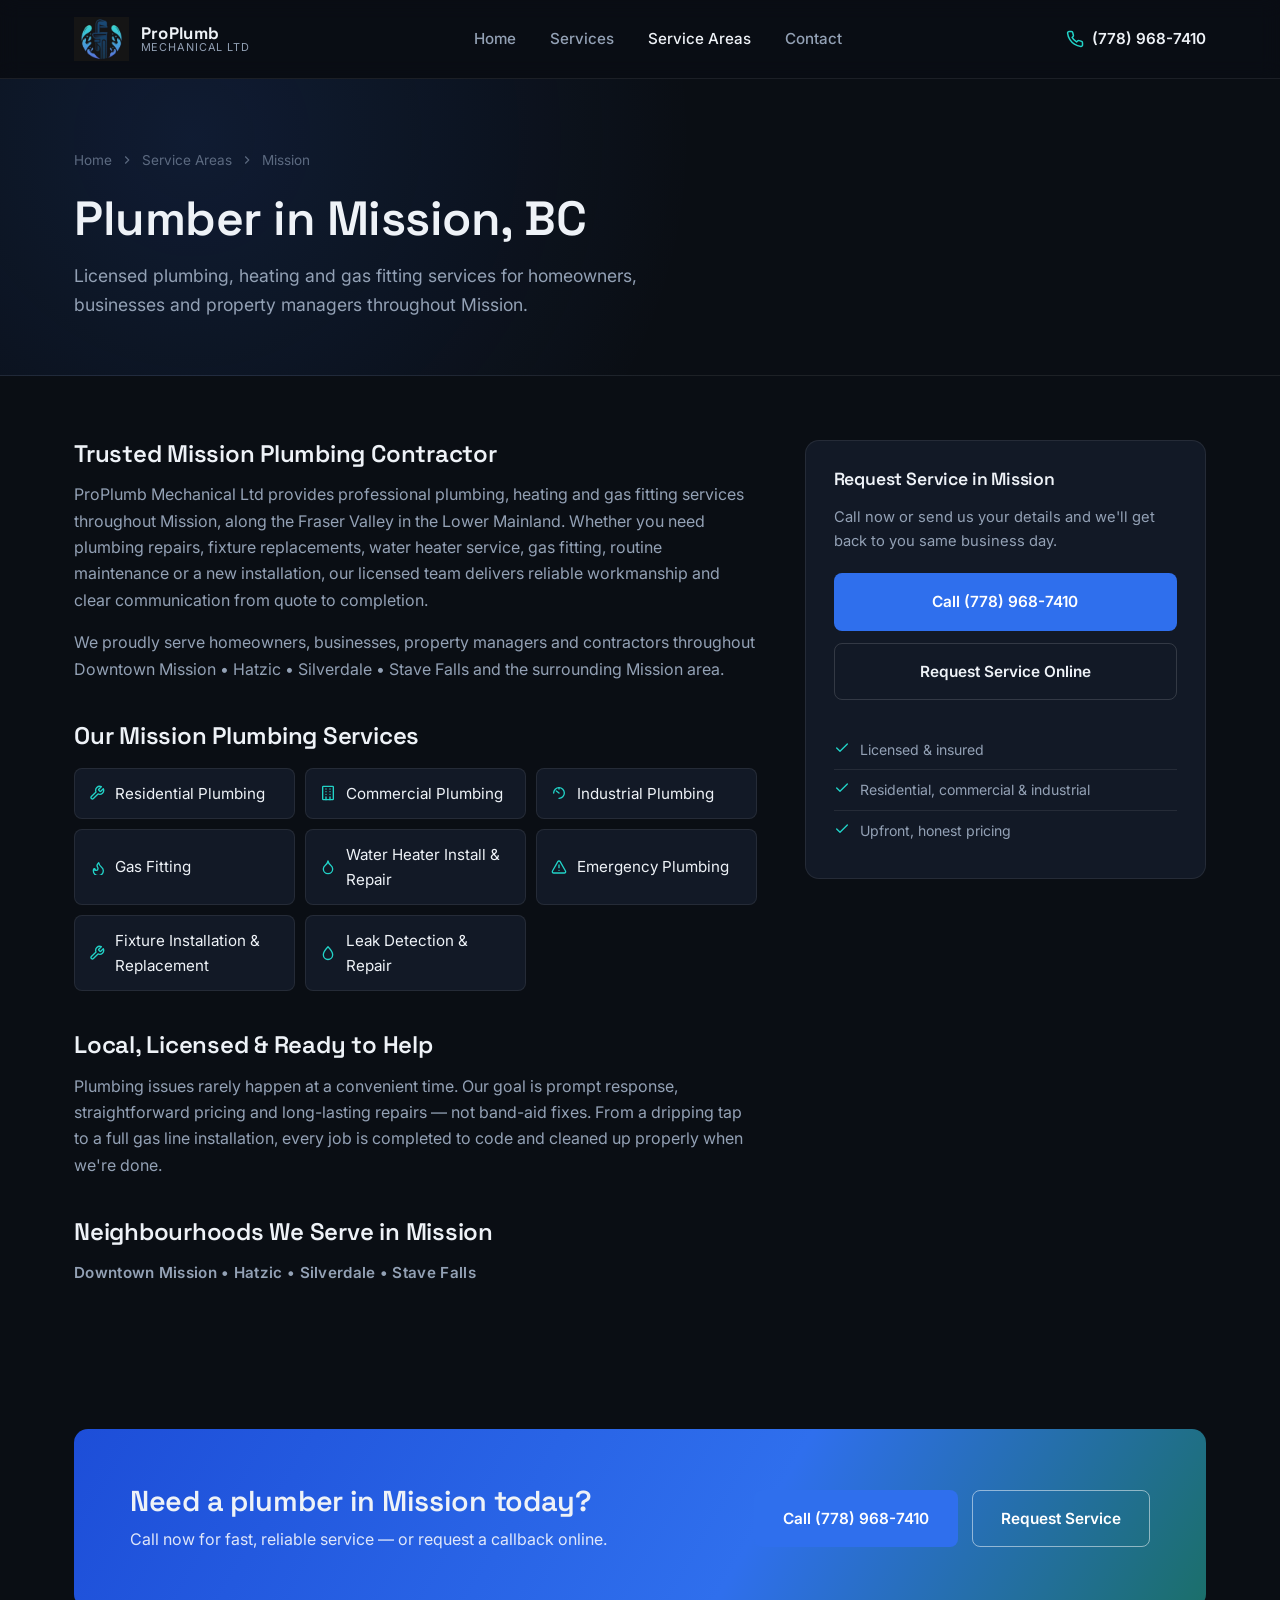
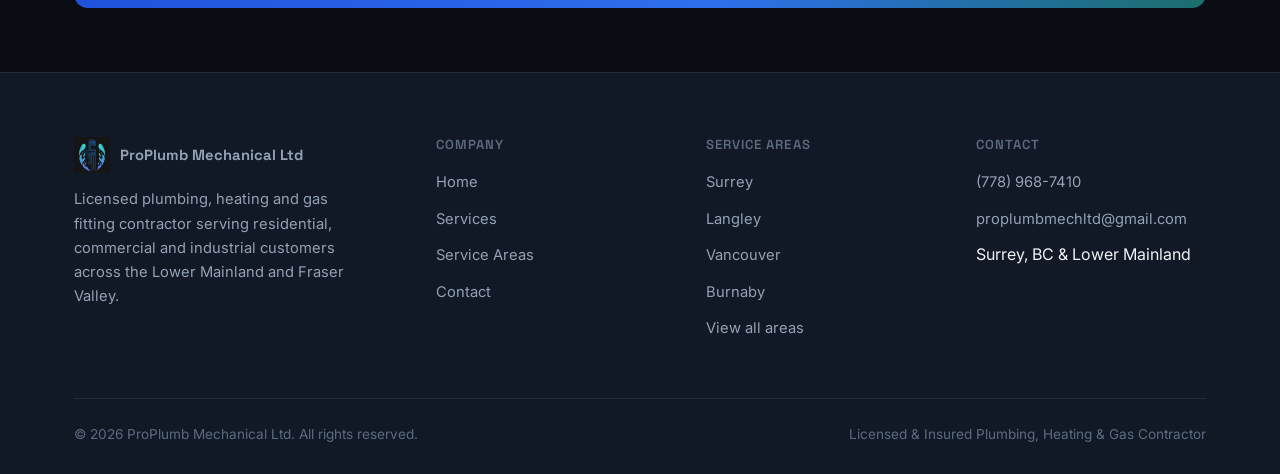
<file: mission-plumber.html>
<!DOCTYPE html>
<html lang="en">
<head>
<meta charset="UTF-8">
<meta name="viewport" content="width=device-width, initial-scale=1.0">
<title>Plumber Mission BC | Plumbing, Heating &amp; Gas Services | ProPlumb Mechanical Ltd</title>
<meta name="description" content="Licensed plumbing, heating and gas fitting services in Mission, BC. Serving Downtown Mission • Hatzic • Silverdale • Stave Falls. Residential, commercial and industrial. Call (778) 968-7410.">
<link rel="canonical" href="https://proplumbmech.ca/mission-plumber.html">
<link rel="icon" type="image/png" href="favicon-32.png">
<link rel="apple-touch-icon" href="favicon-180.png">
<link rel="preconnect" href="https://fonts.googleapis.com">
<link rel="preconnect" href="https://fonts.gstatic.com" crossorigin>
<link href="https://fonts.googleapis.com/css2?family=Space+Grotesk:wght@500;600;700&family=Inter:wght@400;500;600;700&display=swap" rel="stylesheet">
<link rel="stylesheet" href="style.css">

<script async src="https://www.googletagmanager.com/gtag/js?id=G-7Q08MEGEZX"></script>
<script>
window.dataLayer = window.dataLayer || [];
function gtag(){dataLayer.push(arguments);}
gtag('js', new Date());
gtag('config', 'G-7Q08MEGEZX');
</script>
</head>

<body>

  <header class="site-header">
    <nav class="navbar">
      <a href="index.html" class="brand">
        <img src="wrech-logo.png" alt="ProPlumb Mechanical Ltd logo" width="44" height="44">
        <span class="brand-text"><strong>ProPlumb</strong><span>Mechanical Ltd</span></span>
      </a>

      <div class="nav-links">
        <a href="index.html">Home</a>
        <a href="services.html">Services</a>
        <a href="service-areas.html" aria-current="page">Service Areas</a>
        <a href="contact.html">Contact</a>
      </div>

      <div class="nav-cta">
        <a class="nav-phone" href="tel:17789687410">
          <svg width="18" height="18" viewBox="0 0 24 24" fill="none" stroke="currentColor" stroke-width="2" stroke-linecap="round" stroke-linejoin="round"><path d="M22 16.92v3a2 2 0 0 1-2.18 2 19.79 19.79 0 0 1-8.63-3.07 19.5 19.5 0 0 1-6-6 19.79 19.79 0 0 1-3.07-8.67A2 2 0 0 1 4.11 2h3a2 2 0 0 1 2 1.72c.127.96.361 1.903.7 2.81a2 2 0 0 1-.45 2.11L8.09 9.91a16 16 0 0 0 6 6l1.27-1.27a2 2 0 0 1 2.11-.45c.907.339 1.85.573 2.81.7A2 2 0 0 1 22 16.92z"/></svg>
          <span>(778) 968-7410</span>
        </a>
        <button class="nav-toggle" aria-label="Toggle menu" aria-expanded="false">
          <svg width="20" height="20" viewBox="0 0 24 24" fill="none" stroke="currentColor" stroke-width="2" stroke-linecap="round" stroke-linejoin="round"><line x1="3" y1="6" x2="21" y2="6"/><line x1="3" y1="12" x2="21" y2="12"/><line x1="3" y1="18" x2="21" y2="18"/></svg>
        </button>
      </div>
    </nav>
  </header>

  <section class="page-header">
    <div class="container">
      <div class="breadcrumbs">
        <a href="index.html">Home</a>
        <svg width="14" height="14" viewBox="0 0 24 24" fill="none" stroke="currentColor" stroke-width="2"><polyline points="9 18 15 12 9 6"/></svg>
        <a href="service-areas.html">Service Areas</a>
        <svg width="14" height="14" viewBox="0 0 24 24" fill="none" stroke="currentColor" stroke-width="2"><polyline points="9 18 15 12 9 6"/></svg>
        <span>Mission</span>
      </div>
      <h1>Plumber in Mission, BC</h1>
      <p>Licensed plumbing, heating and gas fitting services for homeowners, businesses and property managers throughout Mission.</p>
    </div>
  </section>

  <section class="section-tight">
    <div class="container content-layout">

      <div class="prose">
        <h2>Trusted Mission Plumbing Contractor</h2>
        <p>ProPlumb Mechanical Ltd provides professional plumbing, heating and gas fitting services throughout Mission, along the Fraser Valley in the Lower Mainland. Whether you need plumbing repairs, fixture replacements, water heater service, gas fitting, routine maintenance or a new installation, our licensed team delivers reliable workmanship and clear communication from quote to completion.</p>
        <p>We proudly serve homeowners, businesses, property managers and contractors throughout Downtown Mission • Hatzic • Silverdale • Stave Falls and the surrounding Mission area.</p>

        <h2>Our Mission Plumbing Services</h2>
        <ul>
          <li><svg width="16" height="16" viewBox="0 0 24 24" fill="none" stroke="currentColor" stroke-width="2" stroke-linecap="round" stroke-linejoin="round"><path d="M14.7 6.3a1 1 0 0 0 0 1.4l1.6 1.6a1 1 0 0 0 1.4 0l3.77-3.77a6 6 0 0 1-7.94 7.94l-6.91 6.91a2.12 2.12 0 0 1-3-3l6.91-6.91a6 6 0 0 1 7.94-7.94l-3.76 3.76z"/></svg>Residential Plumbing</li>
          <li><svg width="16" height="16" viewBox="0 0 24 24" fill="none" stroke="currentColor" stroke-width="2" stroke-linecap="round" stroke-linejoin="round"><rect x="4" y="2" width="16" height="20" rx="1"/><line x1="9" y1="6" x2="9" y2="6"/><line x1="15" y1="6" x2="15" y2="6"/><line x1="9" y1="10" x2="9" y2="10"/><line x1="15" y1="10" x2="15" y2="10"/><line x1="9" y1="14" x2="9" y2="14"/><line x1="15" y1="14" x2="15" y2="14"/><line x1="9" y1="22" x2="9" y2="18"/><line x1="15" y1="22" x2="15" y2="18"/></svg>Commercial Plumbing</li>
          <li><svg width="16" height="16" viewBox="0 0 24 24" fill="none" stroke="currentColor" stroke-width="2" stroke-linecap="round" stroke-linejoin="round"><path d="M12 20a8 8 0 1 0-8-8"/><path d="M12 12 8 9"/><path d="M12 4v2"/></svg>Industrial Plumbing</li>
          <li><svg width="16" height="16" viewBox="0 0 24 24" fill="none" stroke="currentColor" stroke-width="2" stroke-linecap="round" stroke-linejoin="round"><path d="M8.5 14.5A2.5 2.5 0 0 0 11 17a2.5 2.5 0 0 0 2.5-2.5c0-1.38-.5-2-1-3-1.072-2.143-.224-4.054 2-6 .5 2.5 2 4.9 4 6.5 2 1.6 3 3.5 3 5.5a7.5 7.5 0 1 1-15 0c0-1.153.433-2.294 1-3a2.5 2.5 0 0 0 2.5 2.5z"/></svg>Gas Fitting</li>
          <li><svg width="16" height="16" viewBox="0 0 24 24" fill="none" stroke="currentColor" stroke-width="2" stroke-linecap="round" stroke-linejoin="round"><path d="M12 22a7 7 0 0 0 7-7c0-2-1-3.9-3-5.5s-3.5-4-4-6.5c-.5 2.5-2 4.9-4 6.5C6 11.1 5 13 5 15a7 7 0 0 0 7 7z"/></svg>Water Heater Install &amp; Repair</li>
          <li><svg width="16" height="16" viewBox="0 0 24 24" fill="none" stroke="currentColor" stroke-width="2" stroke-linecap="round" stroke-linejoin="round"><path d="m21.73 18-8-14a2 2 0 0 0-3.48 0l-8 14A2 2 0 0 0 4 21h16a2 2 0 0 0 1.73-3Z"/><line x1="12" y1="9" x2="12" y2="13"/><line x1="12" y1="17" x2="12.01" y2="17"/></svg>Emergency Plumbing</li>
          <li><svg width="16" height="16" viewBox="0 0 24 24" fill="none" stroke="currentColor" stroke-width="2" stroke-linecap="round" stroke-linejoin="round"><path d="M14.7 6.3a1 1 0 0 0 0 1.4l1.6 1.6a1 1 0 0 0 1.4 0l3.77-3.77a6 6 0 0 1-7.94 7.94l-6.91 6.91a2.12 2.12 0 0 1-3-3l6.91-6.91a6 6 0 0 1 7.94-7.94l-3.76 3.76z"/></svg>Fixture Installation &amp; Replacement</li>
          <li><svg width="16" height="16" viewBox="0 0 24 24" fill="none" stroke="currentColor" stroke-width="2" stroke-linecap="round" stroke-linejoin="round"><path d="M12 2.69s-7 7.44-7 12.06A7 7 0 0 0 12 21.75a7 7 0 0 0 7-7c0-4.62-7-12.06-7-12.06Z"/></svg>Leak Detection &amp; Repair</li>
        </ul>

        <h2>Local, Licensed &amp; Ready to Help</h2>
        <p>Plumbing issues rarely happen at a convenient time. Our goal is prompt response, straightforward pricing and long-lasting repairs &mdash; not band-aid fixes. From a dripping tap to a full gas line installation, every job is completed to code and cleaned up properly when we're done.</p>

        <h2>Neighbourhoods We Serve in Mission</h2>
        <p class="neighborhoods">Downtown Mission • Hatzic • Silverdale • Stave Falls</p>
      </div>

      <aside class="sidebar-card">
        <h3>Request Service in Mission</h3>
        <p>Call now or send us your details and we'll get back to you same business day.</p>
        <a class="btn btn-primary btn-block" href="tel:17789687410">Call (778) 968-7410</a>
        <a class="btn btn-outline btn-block" href="contact.html">Request Service Online</a>
        <ul class="sidebar-list">
          <li><svg width="16" height="16" viewBox="0 0 24 24" fill="none" stroke="currentColor" stroke-width="2" stroke-linecap="round" stroke-linejoin="round"><path d="M20 6 9 17l-5-5"/></svg>Licensed &amp; insured</li>
          <li><svg width="16" height="16" viewBox="0 0 24 24" fill="none" stroke="currentColor" stroke-width="2" stroke-linecap="round" stroke-linejoin="round"><path d="M20 6 9 17l-5-5"/></svg>Residential, commercial &amp; industrial</li>
          <li><svg width="16" height="16" viewBox="0 0 24 24" fill="none" stroke="currentColor" stroke-width="2" stroke-linecap="round" stroke-linejoin="round"><path d="M20 6 9 17l-5-5"/></svg>Upfront, honest pricing</li>
        </ul>
      </aside>

    </div>
  </section>

  <section class="section-tight">
    <div class="container">
      <div class="cta-band">
        <div>
          <h2>Need a plumber in Mission today?</h2>
          <p>Call now for fast, reliable service &mdash; or request a callback online.</p>
        </div>
        <div style="display:flex; gap:14px; flex-wrap:wrap;">
          <a class="btn btn-primary" href="tel:17789687410">Call (778) 968-7410</a>
          <a class="btn btn-outline" href="contact.html">Request Service</a>
        </div>
      </div>
    </div>
  </section>

  <footer>
    <div class="container">
      <div class="footer-grid">
        <div class="footer-col">
          <a href="index.html" class="footer-brand">
            <img src="wrech-logo.png" alt="ProPlumb Mechanical Ltd logo" width="36" height="36">
            <strong>ProPlumb Mechanical Ltd</strong>
          </a>
          <p>Licensed plumbing, heating and gas fitting contractor serving residential, commercial and industrial customers across the Lower Mainland and Fraser Valley.</p>
        </div>

        <div class="footer-col">
          <h4>Company</h4>
          <ul>
            <li><a href="index.html">Home</a></li>
            <li><a href="services.html">Services</a></li>
            <li><a href="service-areas.html">Service Areas</a></li>
            <li><a href="contact.html">Contact</a></li>
          </ul>
        </div>

        <div class="footer-col">
          <h4>Service Areas</h4>
          <ul>
            <li><a href="surrey-plumber.html">Surrey</a></li>
            <li><a href="langley-plumber.html">Langley</a></li>
            <li><a href="vancouver-plumber.html">Vancouver</a></li>
            <li><a href="burnaby-plumber.html">Burnaby</a></li>
            <li><a href="service-areas.html">View all areas</a></li>
          </ul>
        </div>

        <div class="footer-col">
          <h4>Contact</h4>
          <ul>
            <li><a href="tel:17789687410">(778) 968-7410</a></li>
            <li><a href="mailto:proplumbmechltd@gmail.com">proplumbmechltd@gmail.com</a></li>
            <li>Surrey, BC &amp; Lower Mainland</li>
          </ul>
        </div>
      </div>

      <div class="footer-bottom">
        <span>&copy; 2026 ProPlumb Mechanical Ltd. All rights reserved.</span>
        <span>Licensed &amp; Insured Plumbing, Heating &amp; Gas Contractor</span>
      </div>
    </div>
  </footer>

  <script src="site.js"></script>

</body>
</html>
</file>
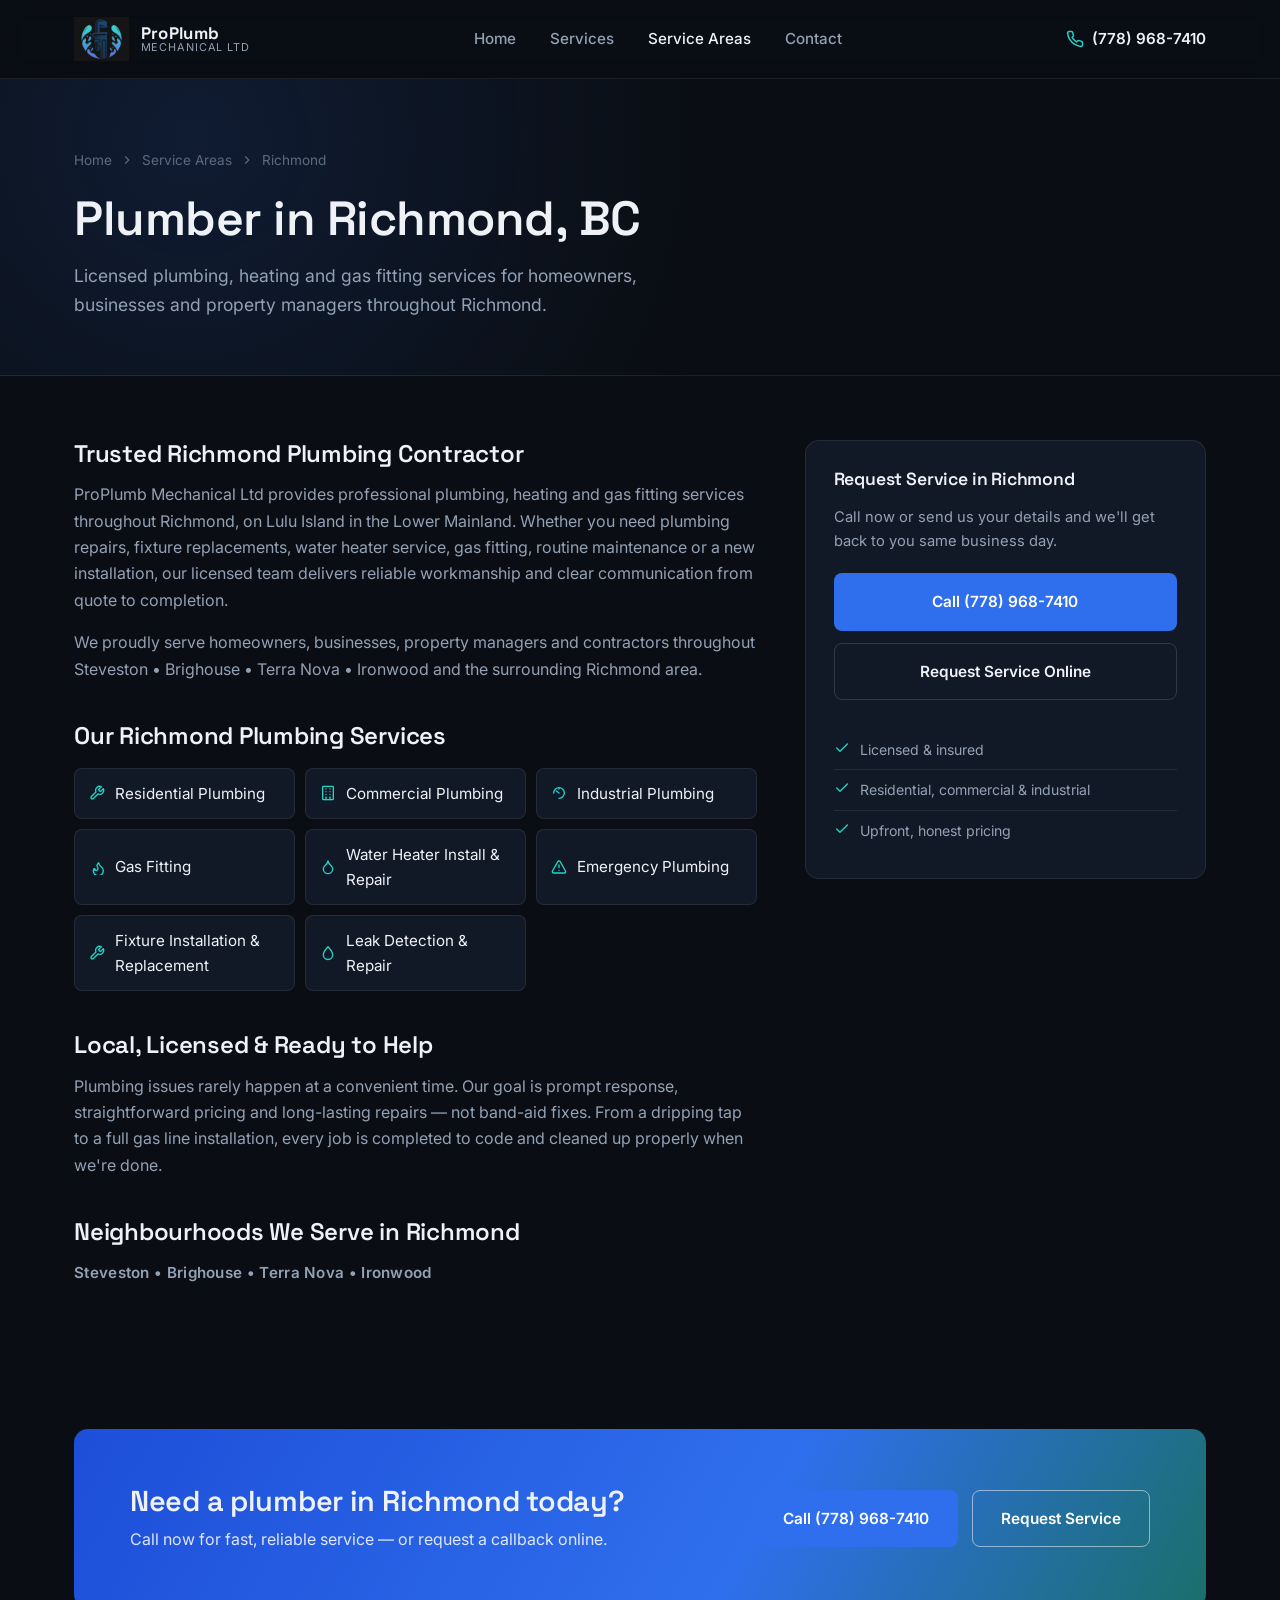
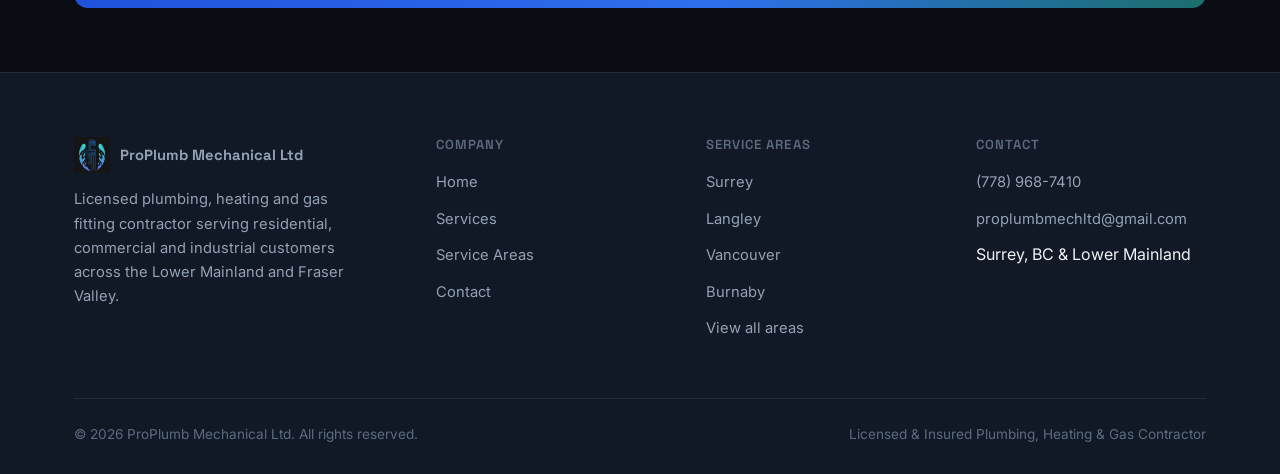
<file: richmond-plumber.html>
<!DOCTYPE html>
<html lang="en">
<head>
<meta charset="UTF-8">
<meta name="viewport" content="width=device-width, initial-scale=1.0">
<title>Plumber Richmond BC | Plumbing, Heating &amp; Gas Services | ProPlumb Mechanical Ltd</title>
<meta name="description" content="Licensed plumbing, heating and gas fitting services in Richmond, BC. Serving Steveston • Brighouse • Terra Nova • Ironwood. Residential, commercial and industrial. Call (778) 968-7410.">
<link rel="canonical" href="https://proplumbmech.ca/richmond-plumber.html">
<link rel="icon" type="image/png" href="favicon-32.png">
<link rel="apple-touch-icon" href="favicon-180.png">
<link rel="preconnect" href="https://fonts.googleapis.com">
<link rel="preconnect" href="https://fonts.gstatic.com" crossorigin>
<link href="https://fonts.googleapis.com/css2?family=Space+Grotesk:wght@500;600;700&family=Inter:wght@400;500;600;700&display=swap" rel="stylesheet">
<link rel="stylesheet" href="style.css">

<script async src="https://www.googletagmanager.com/gtag/js?id=G-7Q08MEGEZX"></script>
<script>
window.dataLayer = window.dataLayer || [];
function gtag(){dataLayer.push(arguments);}
gtag('js', new Date());
gtag('config', 'G-7Q08MEGEZX');
</script>
</head>

<body>

  <header class="site-header">
    <nav class="navbar">
      <a href="index.html" class="brand">
        <img src="wrech-logo.png" alt="ProPlumb Mechanical Ltd logo" width="44" height="44">
        <span class="brand-text"><strong>ProPlumb</strong><span>Mechanical Ltd</span></span>
      </a>

      <div class="nav-links">
        <a href="index.html">Home</a>
        <a href="services.html">Services</a>
        <a href="service-areas.html" aria-current="page">Service Areas</a>
        <a href="contact.html">Contact</a>
      </div>

      <div class="nav-cta">
        <a class="nav-phone" href="tel:17789687410">
          <svg width="18" height="18" viewBox="0 0 24 24" fill="none" stroke="currentColor" stroke-width="2" stroke-linecap="round" stroke-linejoin="round"><path d="M22 16.92v3a2 2 0 0 1-2.18 2 19.79 19.79 0 0 1-8.63-3.07 19.5 19.5 0 0 1-6-6 19.79 19.79 0 0 1-3.07-8.67A2 2 0 0 1 4.11 2h3a2 2 0 0 1 2 1.72c.127.96.361 1.903.7 2.81a2 2 0 0 1-.45 2.11L8.09 9.91a16 16 0 0 0 6 6l1.27-1.27a2 2 0 0 1 2.11-.45c.907.339 1.85.573 2.81.7A2 2 0 0 1 22 16.92z"/></svg>
          <span>(778) 968-7410</span>
        </a>
        <button class="nav-toggle" aria-label="Toggle menu" aria-expanded="false">
          <svg width="20" height="20" viewBox="0 0 24 24" fill="none" stroke="currentColor" stroke-width="2" stroke-linecap="round" stroke-linejoin="round"><line x1="3" y1="6" x2="21" y2="6"/><line x1="3" y1="12" x2="21" y2="12"/><line x1="3" y1="18" x2="21" y2="18"/></svg>
        </button>
      </div>
    </nav>
  </header>

  <section class="page-header">
    <div class="container">
      <div class="breadcrumbs">
        <a href="index.html">Home</a>
        <svg width="14" height="14" viewBox="0 0 24 24" fill="none" stroke="currentColor" stroke-width="2"><polyline points="9 18 15 12 9 6"/></svg>
        <a href="service-areas.html">Service Areas</a>
        <svg width="14" height="14" viewBox="0 0 24 24" fill="none" stroke="currentColor" stroke-width="2"><polyline points="9 18 15 12 9 6"/></svg>
        <span>Richmond</span>
      </div>
      <h1>Plumber in Richmond, BC</h1>
      <p>Licensed plumbing, heating and gas fitting services for homeowners, businesses and property managers throughout Richmond.</p>
    </div>
  </section>

  <section class="section-tight">
    <div class="container content-layout">

      <div class="prose">
        <h2>Trusted Richmond Plumbing Contractor</h2>
        <p>ProPlumb Mechanical Ltd provides professional plumbing, heating and gas fitting services throughout Richmond, on Lulu Island in the Lower Mainland. Whether you need plumbing repairs, fixture replacements, water heater service, gas fitting, routine maintenance or a new installation, our licensed team delivers reliable workmanship and clear communication from quote to completion.</p>
        <p>We proudly serve homeowners, businesses, property managers and contractors throughout Steveston • Brighouse • Terra Nova • Ironwood and the surrounding Richmond area.</p>

        <h2>Our Richmond Plumbing Services</h2>
        <ul>
          <li><svg width="16" height="16" viewBox="0 0 24 24" fill="none" stroke="currentColor" stroke-width="2" stroke-linecap="round" stroke-linejoin="round"><path d="M14.7 6.3a1 1 0 0 0 0 1.4l1.6 1.6a1 1 0 0 0 1.4 0l3.77-3.77a6 6 0 0 1-7.94 7.94l-6.91 6.91a2.12 2.12 0 0 1-3-3l6.91-6.91a6 6 0 0 1 7.94-7.94l-3.76 3.76z"/></svg>Residential Plumbing</li>
          <li><svg width="16" height="16" viewBox="0 0 24 24" fill="none" stroke="currentColor" stroke-width="2" stroke-linecap="round" stroke-linejoin="round"><rect x="4" y="2" width="16" height="20" rx="1"/><line x1="9" y1="6" x2="9" y2="6"/><line x1="15" y1="6" x2="15" y2="6"/><line x1="9" y1="10" x2="9" y2="10"/><line x1="15" y1="10" x2="15" y2="10"/><line x1="9" y1="14" x2="9" y2="14"/><line x1="15" y1="14" x2="15" y2="14"/><line x1="9" y1="22" x2="9" y2="18"/><line x1="15" y1="22" x2="15" y2="18"/></svg>Commercial Plumbing</li>
          <li><svg width="16" height="16" viewBox="0 0 24 24" fill="none" stroke="currentColor" stroke-width="2" stroke-linecap="round" stroke-linejoin="round"><path d="M12 20a8 8 0 1 0-8-8"/><path d="M12 12 8 9"/><path d="M12 4v2"/></svg>Industrial Plumbing</li>
          <li><svg width="16" height="16" viewBox="0 0 24 24" fill="none" stroke="currentColor" stroke-width="2" stroke-linecap="round" stroke-linejoin="round"><path d="M8.5 14.5A2.5 2.5 0 0 0 11 17a2.5 2.5 0 0 0 2.5-2.5c0-1.38-.5-2-1-3-1.072-2.143-.224-4.054 2-6 .5 2.5 2 4.9 4 6.5 2 1.6 3 3.5 3 5.5a7.5 7.5 0 1 1-15 0c0-1.153.433-2.294 1-3a2.5 2.5 0 0 0 2.5 2.5z"/></svg>Gas Fitting</li>
          <li><svg width="16" height="16" viewBox="0 0 24 24" fill="none" stroke="currentColor" stroke-width="2" stroke-linecap="round" stroke-linejoin="round"><path d="M12 22a7 7 0 0 0 7-7c0-2-1-3.9-3-5.5s-3.5-4-4-6.5c-.5 2.5-2 4.9-4 6.5C6 11.1 5 13 5 15a7 7 0 0 0 7 7z"/></svg>Water Heater Install &amp; Repair</li>
          <li><svg width="16" height="16" viewBox="0 0 24 24" fill="none" stroke="currentColor" stroke-width="2" stroke-linecap="round" stroke-linejoin="round"><path d="m21.73 18-8-14a2 2 0 0 0-3.48 0l-8 14A2 2 0 0 0 4 21h16a2 2 0 0 0 1.73-3Z"/><line x1="12" y1="9" x2="12" y2="13"/><line x1="12" y1="17" x2="12.01" y2="17"/></svg>Emergency Plumbing</li>
          <li><svg width="16" height="16" viewBox="0 0 24 24" fill="none" stroke="currentColor" stroke-width="2" stroke-linecap="round" stroke-linejoin="round"><path d="M14.7 6.3a1 1 0 0 0 0 1.4l1.6 1.6a1 1 0 0 0 1.4 0l3.77-3.77a6 6 0 0 1-7.94 7.94l-6.91 6.91a2.12 2.12 0 0 1-3-3l6.91-6.91a6 6 0 0 1 7.94-7.94l-3.76 3.76z"/></svg>Fixture Installation &amp; Replacement</li>
          <li><svg width="16" height="16" viewBox="0 0 24 24" fill="none" stroke="currentColor" stroke-width="2" stroke-linecap="round" stroke-linejoin="round"><path d="M12 2.69s-7 7.44-7 12.06A7 7 0 0 0 12 21.75a7 7 0 0 0 7-7c0-4.62-7-12.06-7-12.06Z"/></svg>Leak Detection &amp; Repair</li>
        </ul>

        <h2>Local, Licensed &amp; Ready to Help</h2>
        <p>Plumbing issues rarely happen at a convenient time. Our goal is prompt response, straightforward pricing and long-lasting repairs &mdash; not band-aid fixes. From a dripping tap to a full gas line installation, every job is completed to code and cleaned up properly when we're done.</p>

        <h2>Neighbourhoods We Serve in Richmond</h2>
        <p class="neighborhoods">Steveston • Brighouse • Terra Nova • Ironwood</p>
      </div>

      <aside class="sidebar-card">
        <h3>Request Service in Richmond</h3>
        <p>Call now or send us your details and we'll get back to you same business day.</p>
        <a class="btn btn-primary btn-block" href="tel:17789687410">Call (778) 968-7410</a>
        <a class="btn btn-outline btn-block" href="contact.html">Request Service Online</a>
        <ul class="sidebar-list">
          <li><svg width="16" height="16" viewBox="0 0 24 24" fill="none" stroke="currentColor" stroke-width="2" stroke-linecap="round" stroke-linejoin="round"><path d="M20 6 9 17l-5-5"/></svg>Licensed &amp; insured</li>
          <li><svg width="16" height="16" viewBox="0 0 24 24" fill="none" stroke="currentColor" stroke-width="2" stroke-linecap="round" stroke-linejoin="round"><path d="M20 6 9 17l-5-5"/></svg>Residential, commercial &amp; industrial</li>
          <li><svg width="16" height="16" viewBox="0 0 24 24" fill="none" stroke="currentColor" stroke-width="2" stroke-linecap="round" stroke-linejoin="round"><path d="M20 6 9 17l-5-5"/></svg>Upfront, honest pricing</li>
        </ul>
      </aside>

    </div>
  </section>

  <section class="section-tight">
    <div class="container">
      <div class="cta-band">
        <div>
          <h2>Need a plumber in Richmond today?</h2>
          <p>Call now for fast, reliable service &mdash; or request a callback online.</p>
        </div>
        <div style="display:flex; gap:14px; flex-wrap:wrap;">
          <a class="btn btn-primary" href="tel:17789687410">Call (778) 968-7410</a>
          <a class="btn btn-outline" href="contact.html">Request Service</a>
        </div>
      </div>
    </div>
  </section>

  <footer>
    <div class="container">
      <div class="footer-grid">
        <div class="footer-col">
          <a href="index.html" class="footer-brand">
            <img src="wrech-logo.png" alt="ProPlumb Mechanical Ltd logo" width="36" height="36">
            <strong>ProPlumb Mechanical Ltd</strong>
          </a>
          <p>Licensed plumbing, heating and gas fitting contractor serving residential, commercial and industrial customers across the Lower Mainland and Fraser Valley.</p>
        </div>

        <div class="footer-col">
          <h4>Company</h4>
          <ul>
            <li><a href="index.html">Home</a></li>
            <li><a href="services.html">Services</a></li>
            <li><a href="service-areas.html">Service Areas</a></li>
            <li><a href="contact.html">Contact</a></li>
          </ul>
        </div>

        <div class="footer-col">
          <h4>Service Areas</h4>
          <ul>
            <li><a href="surrey-plumber.html">Surrey</a></li>
            <li><a href="langley-plumber.html">Langley</a></li>
            <li><a href="vancouver-plumber.html">Vancouver</a></li>
            <li><a href="burnaby-plumber.html">Burnaby</a></li>
            <li><a href="service-areas.html">View all areas</a></li>
          </ul>
        </div>

        <div class="footer-col">
          <h4>Contact</h4>
          <ul>
            <li><a href="tel:17789687410">(778) 968-7410</a></li>
            <li><a href="mailto:proplumbmechltd@gmail.com">proplumbmechltd@gmail.com</a></li>
            <li>Surrey, BC &amp; Lower Mainland</li>
          </ul>
        </div>
      </div>

      <div class="footer-bottom">
        <span>&copy; 2026 ProPlumb Mechanical Ltd. All rights reserved.</span>
        <span>Licensed &amp; Insured Plumbing, Heating &amp; Gas Contractor</span>
      </div>
    </div>
  </footer>

  <script src="site.js"></script>

</body>
</html>
</file>
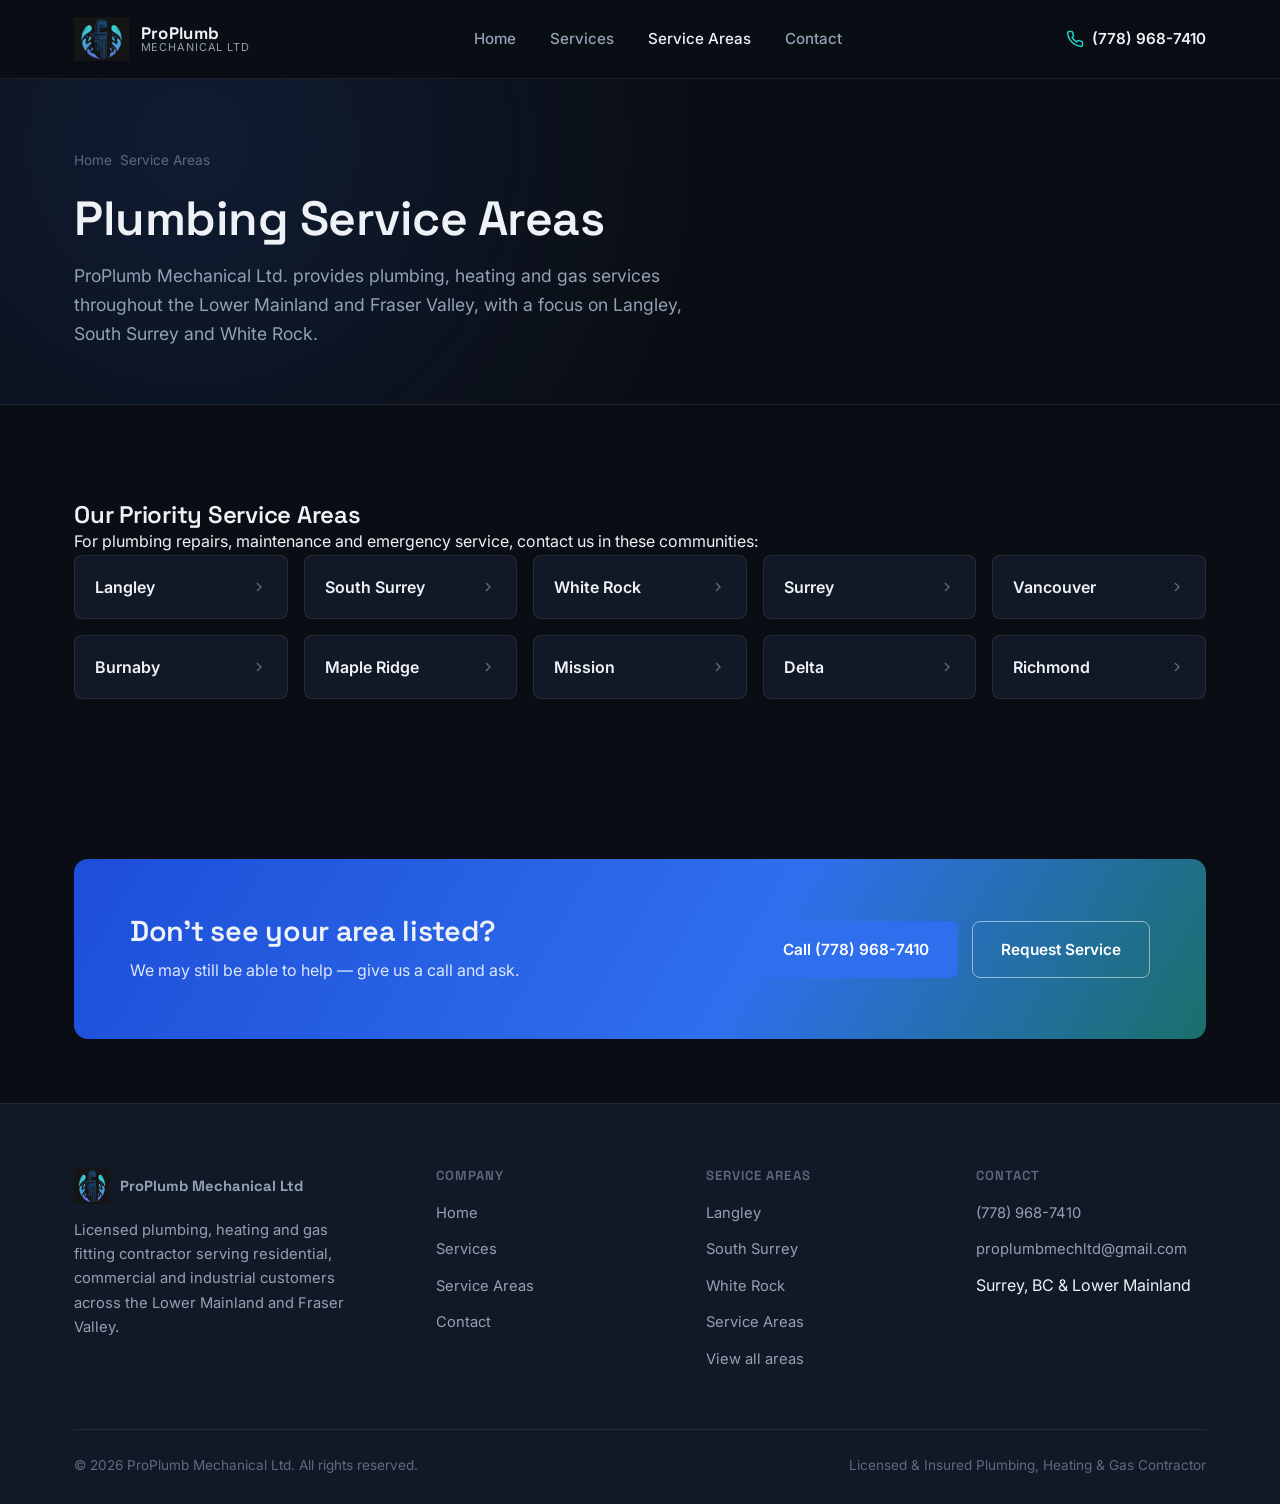
<file: service-areas.html>
<!DOCTYPE html>

<html lang="en">
<head>
<meta charset="utf-8"/>
<meta content="width=device-width, initial-scale=1.0" name="viewport"/>
<title>Plumbing Service Areas | Langley, South Surrey &amp; White Rock | ProPlumb</title>
<meta content="ProPlumb Mechanical provides plumbing repairs in Langley, South Surrey, White Rock and surrounding Lower Mainland communities. Call (778) 968-7410 for service." name="description"/>
<link href="https://proplumbmech.ca/service-areas.html" rel="canonical"/>
<link href="favicon-32.png" rel="icon" type="image/png"/>
<link href="favicon-180.png" rel="apple-touch-icon"/>
<link href="https://fonts.googleapis.com" rel="preconnect"/>
<link crossorigin="" href="https://fonts.gstatic.com" rel="preconnect"/>
<link href="https://fonts.googleapis.com/css2?family=Space+Grotesk:wght@500;600;700&amp;family=Inter:wght@400;500;600;700&amp;display=swap" rel="stylesheet"/>
<link href="style.css" rel="stylesheet"/>
<script async="" src="https://www.googletagmanager.com/gtag/js?id=G-7Q08MEGEZX"></script>
<script>
window.dataLayer = window.dataLayer || [];
function gtag(){dataLayer.push(arguments);}
gtag('js', new Date());
gtag('config', 'G-7Q08MEGEZX');
</script>
</head>
<body>
<header class="site-header">
<nav class="navbar">
<a class="brand" href="index.html">
<img alt="ProPlumb Mechanical Ltd logo" height="44" src="wrech-logo.png" width="44"/>
<span class="brand-text"><strong>ProPlumb</strong><span>Mechanical Ltd</span></span>
</a>
<div class="nav-links">
<a href="index.html">Home</a>
<a href="services.html">Services</a>
<a aria-current="page" href="service-areas.html">Service Areas</a>
<a href="contact.html">Contact</a>
</div>
<div class="nav-cta">
<a class="nav-phone" href="tel:17789687410">
<svg fill="none" height="18" stroke="currentColor" stroke-linecap="round" stroke-linejoin="round" stroke-width="2" viewbox="0 0 24 24" width="18"><path d="M22 16.92v3a2 2 0 0 1-2.18 2 19.79 19.79 0 0 1-8.63-3.07 19.5 19.5 0 0 1-6-6 19.79 19.79 0 0 1-3.07-8.67A2 2 0 0 1 4.11 2h3a2 2 0 0 1 2 1.72c.127.96.361 1.903.7 2.81a2 2 0 0 1-.45 2.11L8.09 9.91a16 16 0 0 0 6 6l1.27-1.27a2 2 0 0 1 2.11-.45c.907.339 1.85.573 2.81.7A2 2 0 0 1 22 16.92z"></path></svg>
<span>(778) 968-7410</span>
</a>
<button aria-expanded="false" aria-label="Toggle menu" class="nav-toggle">
<svg fill="none" height="20" stroke="currentColor" stroke-linecap="round" stroke-linejoin="round" stroke-width="2" viewbox="0 0 24 24" width="20"><line x1="3" x2="21" y1="6" y2="6"></line><line x1="3" x2="21" y1="12" y2="12"></line><line x1="3" x2="21" y1="18" y2="18"></line></svg>
</button>
</div>
</nav>
</header>
<section class="page-header">
<div class="container">
<div class="breadcrumbs"><a href="index.html">Home</a><span>Service Areas</span></div>
<h1>Plumbing Service Areas</h1>
<p>ProPlumb Mechanical Ltd. provides plumbing, heating and gas services throughout the Lower Mainland and Fraser Valley, with a focus on Langley, South Surrey and White Rock.</p>
</div>
</section>


<section><div class="container"><h2>Our Priority Service Areas</h2><p>For plumbing repairs, maintenance and emergency service, contact us in these communities:</p><div class="areas-grid"><a class="area-chip" href="langley-plumber.html">Langley <svg fill="none" height="16" stroke="currentColor" stroke-width="2" viewbox="0 0 24 24" width="16"><polyline points="9 18 15 12 9 6"></polyline></svg></a><a class="area-chip" href="south-surrey-plumber.html">South Surrey <svg fill="none" height="16" stroke="currentColor" stroke-width="2" viewbox="0 0 24 24" width="16"><polyline points="9 18 15 12 9 6"></polyline></svg></a><a class="area-chip" href="white-rock-plumber.html">White Rock <svg fill="none" height="16" stroke="currentColor" stroke-width="2" viewbox="0 0 24 24" width="16"><polyline points="9 18 15 12 9 6"></polyline></svg></a><a class="area-chip" href="surrey-plumber.html">Surrey <svg fill="none" height="16" stroke="currentColor" stroke-width="2" viewbox="0 0 24 24" width="16"><polyline points="9 18 15 12 9 6"></polyline></svg></a><a class="area-chip" href="vancouver-plumber.html">Vancouver <svg fill="none" height="16" stroke="currentColor" stroke-width="2" viewbox="0 0 24 24" width="16"><polyline points="9 18 15 12 9 6"></polyline></svg></a><a class="area-chip" href="burnaby-plumber.html">Burnaby <svg fill="none" height="16" stroke="currentColor" stroke-width="2" viewbox="0 0 24 24" width="16"><polyline points="9 18 15 12 9 6"></polyline></svg></a><a class="area-chip" href="maple-ridge-plumber.html">Maple Ridge <svg fill="none" height="16" stroke="currentColor" stroke-width="2" viewbox="0 0 24 24" width="16"><polyline points="9 18 15 12 9 6"></polyline></svg></a><a class="area-chip" href="mission-plumber.html">Mission <svg fill="none" height="16" stroke="currentColor" stroke-width="2" viewbox="0 0 24 24" width="16"><polyline points="9 18 15 12 9 6"></polyline></svg></a><a class="area-chip" href="delta-plumber.html">Delta <svg fill="none" height="16" stroke="currentColor" stroke-width="2" viewbox="0 0 24 24" width="16"><polyline points="9 18 15 12 9 6"></polyline></svg></a><a class="area-chip" href="richmond-plumber.html">Richmond <svg fill="none" height="16" stroke="currentColor" stroke-width="2" viewbox="0 0 24 24" width="16"><polyline points="9 18 15 12 9 6"></polyline></svg></a></div></div></section><section class="section-tight"><div class="container"><div class="cta-band"><div><h2>Don't see your area listed?</h2><p>We may still be able to help — give us a call and ask.</p></div><div style="display:flex;gap:14px;flex-wrap:wrap;"><a class="btn btn-primary" href="tel:17789687410">Call (778) 968-7410</a><a class="btn btn-outline" href="contact.html">Request Service</a></div></div></div></section><footer>
<div class="container">
<div class="footer-grid">
<div class="footer-col">
<a class="footer-brand" href="index.html">
<img alt="ProPlumb Mechanical Ltd logo" height="36" src="wrech-logo.png" width="36"/>
<strong>ProPlumb Mechanical Ltd</strong>
</a>
<p>Licensed plumbing, heating and gas fitting contractor serving residential, commercial and industrial customers across the Lower Mainland and Fraser Valley.</p>
</div>
<div class="footer-col">
<h4>Company</h4>
<ul>
<li><a href="index.html">Home</a></li>
<li><a href="services.html">Services</a></li>
<li><a href="service-areas.html">Service Areas</a></li>
<li><a href="contact.html">Contact</a></li>
</ul>
</div>
<div class="footer-col">
<h4>Service Areas</h4>
<ul>
<li><a href="langley-plumber.html">Langley</a></li>
<li><a href="south-surrey-plumber.html">South Surrey</a></li>
<li><a href="white-rock-plumber.html">White Rock</a></li>
<li><a href="service-areas.html">Service Areas</a></li>
<li><a href="service-areas.html">View all areas</a></li>
</ul>
</div>
<div class="footer-col">
<h4>Contact</h4>
<ul>
<li><a href="tel:17789687410">(778) 968-7410</a></li>
<li><a href="mailto:proplumbmechltd@gmail.com">proplumbmechltd@gmail.com</a></li>
<li>Surrey, BC &amp; Lower Mainland</li>
</ul>
</div>
</div>
<div class="footer-bottom">
<span>© 2026 ProPlumb Mechanical Ltd. All rights reserved.</span>
<span>Licensed &amp; Insured Plumbing, Heating &amp; Gas Contractor</span>
</div>
</div>
</footer>
<script src="site.js"></script>
</body>
</html>
</file>
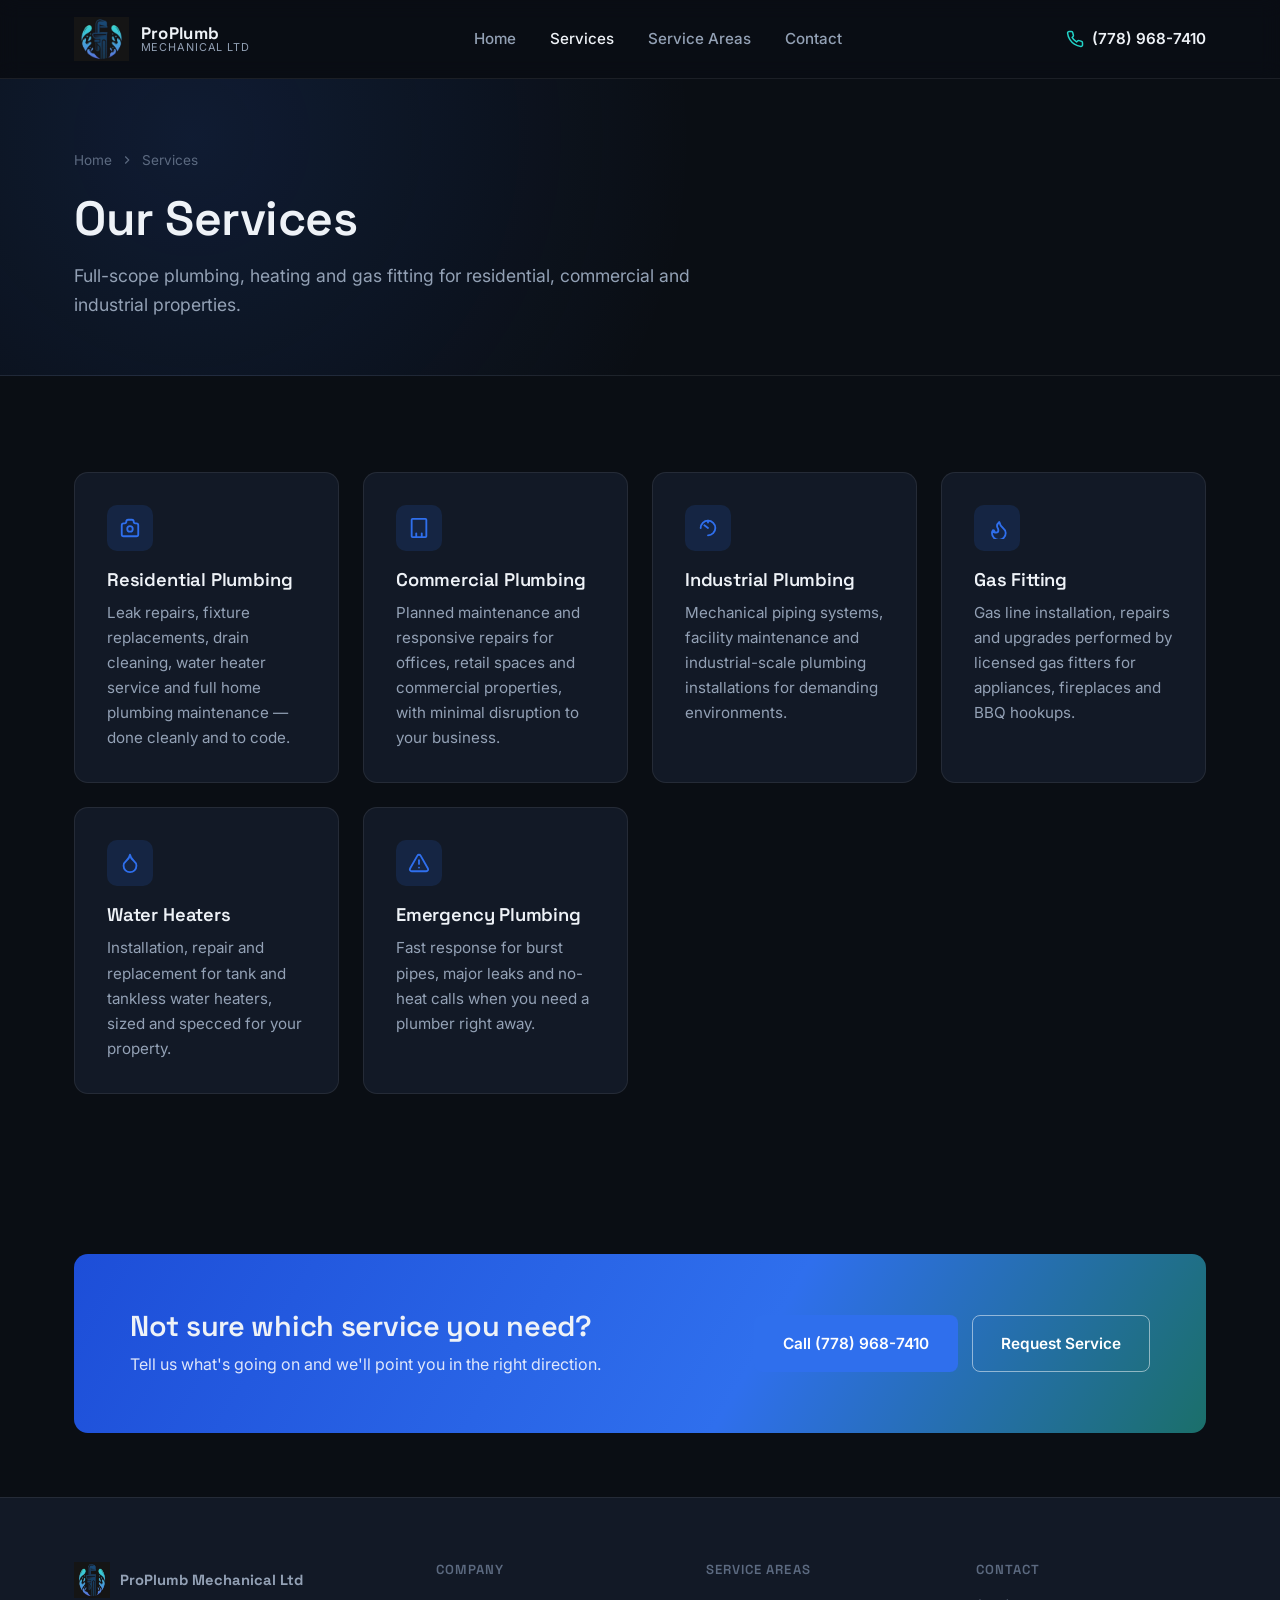
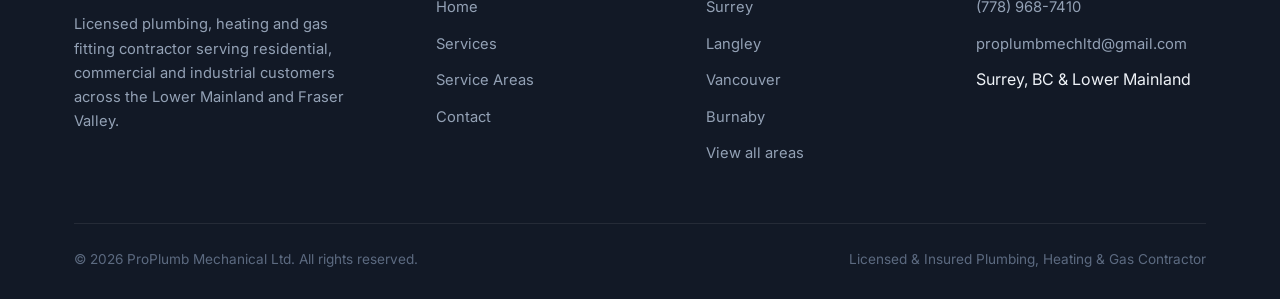
<file: services.html>
<!DOCTYPE html>
<html lang="en">
<head>
<meta charset="UTF-8">
<meta name="viewport" content="width=device-width, initial-scale=1.0">
<title>Services | ProPlumb Mechanical Ltd</title>
<meta name="description" content="Residential, commercial and industrial plumbing, heating and gas fitting services from ProPlumb Mechanical Ltd, serving the Lower Mainland and Fraser Valley.">
<link rel="canonical" href="https://proplumbmech.ca/services.html">
<link rel="icon" type="image/png" href="favicon-32.png">
<link rel="apple-touch-icon" href="favicon-180.png">
<link rel="preconnect" href="https://fonts.googleapis.com">
<link rel="preconnect" href="https://fonts.gstatic.com" crossorigin>
<link href="https://fonts.googleapis.com/css2?family=Space+Grotesk:wght@500;600;700&family=Inter:wght@400;500;600;700&display=swap" rel="stylesheet">
<link rel="stylesheet" href="style.css">

<script async src="https://www.googletagmanager.com/gtag/js?id=G-7Q08MEGEZX"></script>
<script>
window.dataLayer = window.dataLayer || [];
function gtag(){dataLayer.push(arguments);}
gtag('js', new Date());
gtag('config', 'G-7Q08MEGEZX');
</script>
</head>

<body>

  <header class="site-header">
    <nav class="navbar">
      <a href="index.html" class="brand">
        <img src="wrech-logo.png" alt="ProPlumb Mechanical Ltd logo" width="44" height="44">
        <span class="brand-text"><strong>ProPlumb</strong><span>Mechanical Ltd</span></span>
      </a>
      <div class="nav-links">
        <a href="index.html">Home</a>
        <a href="services.html" aria-current="page">Services</a>
        <a href="service-areas.html">Service Areas</a>
        <a href="contact.html">Contact</a>
      </div>
      <div class="nav-cta">
        <a class="nav-phone" href="tel:17789687410">
          <svg width="18" height="18" viewBox="0 0 24 24" fill="none" stroke="currentColor" stroke-width="2" stroke-linecap="round" stroke-linejoin="round"><path d="M22 16.92v3a2 2 0 0 1-2.18 2 19.79 19.79 0 0 1-8.63-3.07 19.5 19.5 0 0 1-6-6 19.79 19.79 0 0 1-3.07-8.67A2 2 0 0 1 4.11 2h3a2 2 0 0 1 2 1.72c.127.96.361 1.903.7 2.81a2 2 0 0 1-.45 2.11L8.09 9.91a16 16 0 0 0 6 6l1.27-1.27a2 2 0 0 1 2.11-.45c.907.339 1.85.573 2.81.7A2 2 0 0 1 22 16.92z"/></svg>
          <span>(778) 968-7410</span>
        </a>
        <button class="nav-toggle" aria-label="Toggle menu" aria-expanded="false">
          <svg width="20" height="20" viewBox="0 0 24 24" fill="none" stroke="currentColor" stroke-width="2" stroke-linecap="round" stroke-linejoin="round"><line x1="3" y1="6" x2="21" y2="6"/><line x1="3" y1="12" x2="21" y2="12"/><line x1="3" y1="18" x2="21" y2="18"/></svg>
        </button>
      </div>
    </nav>
  </header>

  <section class="page-header">
    <div class="container">
      <div class="breadcrumbs">
        <a href="index.html">Home</a>
        <svg width="14" height="14" viewBox="0 0 24 24" fill="none" stroke="currentColor" stroke-width="2"><polyline points="9 18 15 12 9 6"/></svg>
        <span>Services</span>
      </div>
      <h1>Our Services</h1>
      <p>Full-scope plumbing, heating and gas fitting for residential, commercial and industrial properties.</p>
    </div>
  </section>

  <section>
    <div class="container">
      <div class="grid">

        <div class="card">
          <div class="icon"><svg width="22" height="22" viewBox="0 0 24 24" fill="none" stroke="currentColor" stroke-width="2" stroke-linecap="round" stroke-linejoin="round"><path d="M3 9a2 2 0 0 1 2-2h1a2 2 0 0 0 2-2 2 2 0 0 1 2-2h4a2 2 0 0 1 2 2 2 2 0 0 0 2 2h1a2 2 0 0 1 2 2v10a2 2 0 0 1-2 2H5a2 2 0 0 1-2-2Z"/><circle cx="12" cy="13" r="3"/></svg></div>
          <h3>Residential Plumbing</h3>
          <p>Leak repairs, fixture replacements, drain cleaning, water heater service and full home plumbing maintenance &mdash; done cleanly and to code.</p>
        </div>

        <div class="card">
          <div class="icon"><svg width="22" height="22" viewBox="0 0 24 24" fill="none" stroke="currentColor" stroke-width="2" stroke-linecap="round" stroke-linejoin="round"><rect x="4" y="2" width="16" height="20" rx="1"/><line x1="9" y1="22" x2="9" y2="18"/><line x1="15" y1="22" x2="15" y2="18"/></svg></div>
          <h3>Commercial Plumbing</h3>
          <p>Planned maintenance and responsive repairs for offices, retail spaces and commercial properties, with minimal disruption to your business.</p>
        </div>

        <div class="card">
          <div class="icon"><svg width="22" height="22" viewBox="0 0 24 24" fill="none" stroke="currentColor" stroke-width="2" stroke-linecap="round" stroke-linejoin="round"><path d="M12 20a8 8 0 1 0-8-8"/><path d="M12 12 8 9"/><path d="M12 4v2"/></svg></div>
          <h3>Industrial Plumbing</h3>
          <p>Mechanical piping systems, facility maintenance and industrial-scale plumbing installations for demanding environments.</p>
        </div>

        <div class="card">
          <div class="icon"><svg width="22" height="22" viewBox="0 0 24 24" fill="none" stroke="currentColor" stroke-width="2" stroke-linecap="round" stroke-linejoin="round"><path d="M8.5 14.5A2.5 2.5 0 0 0 11 17a2.5 2.5 0 0 0 2.5-2.5c0-1.38-.5-2-1-3-1.072-2.143-.224-4.054 2-6 .5 2.5 2 4.9 4 6.5 2 1.6 3 3.5 3 5.5a7.5 7.5 0 1 1-15 0c0-1.153.433-2.294 1-3a2.5 2.5 0 0 0 2.5 2.5z"/></svg></div>
          <h3>Gas Fitting</h3>
          <p>Gas line installation, repairs and upgrades performed by licensed gas fitters for appliances, fireplaces and BBQ hookups.</p>
        </div>

        <div class="card">
          <div class="icon"><svg width="22" height="22" viewBox="0 0 24 24" fill="none" stroke="currentColor" stroke-width="2" stroke-linecap="round" stroke-linejoin="round"><path d="M12 22a7 7 0 0 0 7-7c0-2-1-3.9-3-5.5s-3.5-4-4-6.5c-.5 2.5-2 4.9-4 6.5C6 11.1 5 13 5 15a7 7 0 0 0 7 7z"/></svg></div>
          <h3>Water Heaters</h3>
          <p>Installation, repair and replacement for tank and tankless water heaters, sized and specced for your property.</p>
        </div>

        <div class="card">
          <div class="icon"><svg width="22" height="22" viewBox="0 0 24 24" fill="none" stroke="currentColor" stroke-width="2" stroke-linecap="round" stroke-linejoin="round"><path d="m21.73 18-8-14a2 2 0 0 0-3.48 0l-8 14A2 2 0 0 0 4 21h16a2 2 0 0 0 1.73-3Z"/><line x1="12" y1="9" x2="12" y2="13"/><line x1="12" y1="17" x2="12.01" y2="17"/></svg></div>
          <h3>Emergency Plumbing</h3>
          <p>Fast response for burst pipes, major leaks and no-heat calls when you need a plumber right away.</p>
        </div>

      </div>
    </div>
  </section>

  <section class="section-tight">
    <div class="container">
      <div class="cta-band">
        <div>
          <h2>Not sure which service you need?</h2>
          <p>Tell us what's going on and we'll point you in the right direction.</p>
        </div>
        <div style="display:flex; gap:14px; flex-wrap:wrap;">
          <a class="btn btn-primary" href="tel:17789687410">Call (778) 968-7410</a>
          <a class="btn btn-outline" href="contact.html">Request Service</a>
        </div>
      </div>
    </div>
  </section>

  <footer>
    <div class="container">
      <div class="footer-grid">
        <div class="footer-col">
          <a href="index.html" class="footer-brand">
            <img src="wrech-logo.png" alt="ProPlumb Mechanical Ltd logo" width="36" height="36">
            <strong>ProPlumb Mechanical Ltd</strong>
          </a>
          <p>Licensed plumbing, heating and gas fitting contractor serving residential, commercial and industrial customers across the Lower Mainland and Fraser Valley.</p>
        </div>
        <div class="footer-col">
          <h4>Company</h4>
          <ul>
            <li><a href="index.html">Home</a></li>
            <li><a href="services.html">Services</a></li>
            <li><a href="service-areas.html">Service Areas</a></li>
            <li><a href="contact.html">Contact</a></li>
          </ul>
        </div>
        <div class="footer-col">
          <h4>Service Areas</h4>
          <ul>
            <li><a href="surrey-plumber.html">Surrey</a></li>
            <li><a href="langley-plumber.html">Langley</a></li>
            <li><a href="vancouver-plumber.html">Vancouver</a></li>
            <li><a href="burnaby-plumber.html">Burnaby</a></li>
            <li><a href="service-areas.html">View all areas</a></li>
          </ul>
        </div>
        <div class="footer-col">
          <h4>Contact</h4>
          <ul>
            <li><a href="tel:17789687410">(778) 968-7410</a></li>
            <li><a href="mailto:proplumbmechltd@gmail.com">proplumbmechltd@gmail.com</a></li>
            <li>Surrey, BC &amp; Lower Mainland</li>
          </ul>
        </div>
      </div>
      <div class="footer-bottom">
        <span>&copy; 2026 ProPlumb Mechanical Ltd. All rights reserved.</span>
        <span>Licensed &amp; Insured Plumbing, Heating &amp; Gas Contractor</span>
      </div>
    </div>
  </footer>

  <script src="site.js"></script>
</body>
</html>
</file>
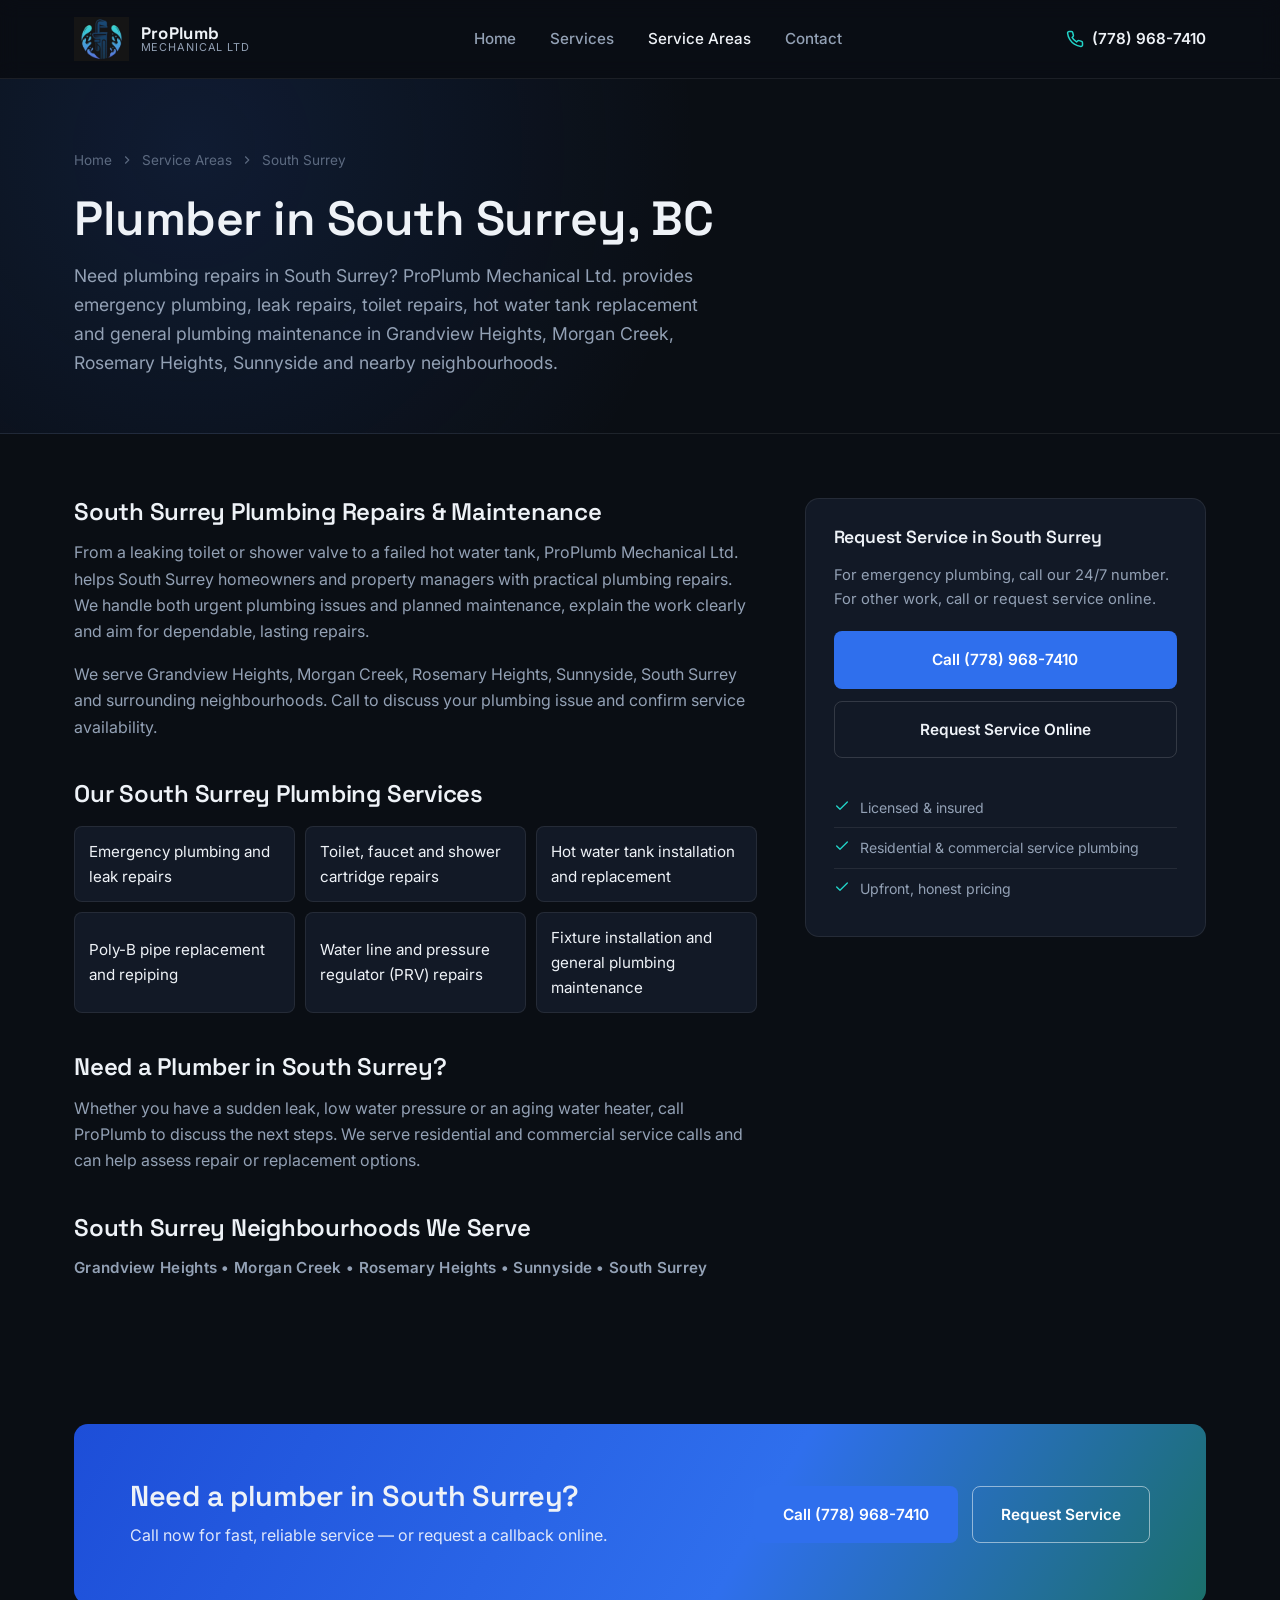
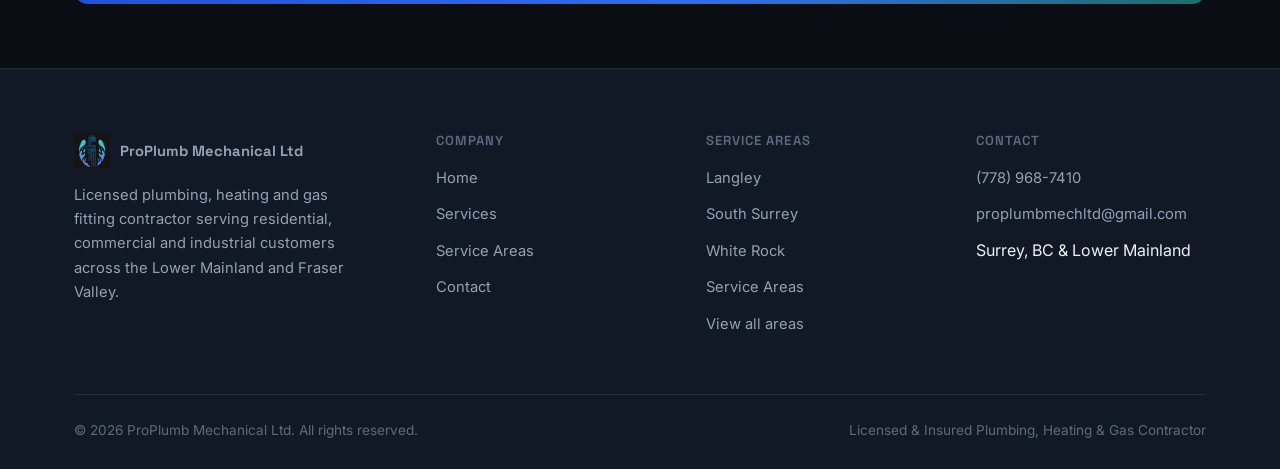
<file: south-surrey-plumber.html>
<!DOCTYPE html>

<html lang="en">
<head>
<meta charset="utf-8"/>
<meta content="width=device-width, initial-scale=1.0" name="viewport"/>
<title>Plumber in South Surrey, BC | Emergency Repairs | ProPlumb</title>
<meta content="Need a plumber in South Surrey? ProPlumb Mechanical provides emergency plumbing, leak repairs, hot water tank replacements, toilet repairs and Poly-B repiping. Call (778) 968-7410." name="description"/>
<link href="https://proplumbmech.ca/south-surrey-plumber.html" rel="canonical"/>
<link href="favicon-32.png" rel="icon" type="image/png"/>
<link href="favicon-180.png" rel="apple-touch-icon"/>
<link href="https://fonts.googleapis.com" rel="preconnect"/>
<link crossorigin="" href="https://fonts.gstatic.com" rel="preconnect"/>
<link href="https://fonts.googleapis.com/css2?family=Space+Grotesk:wght@500;600;700&amp;family=Inter:wght@400;500;600;700&amp;display=swap" rel="stylesheet"/>
<link href="style.css" rel="stylesheet"/>
<script async="" src="https://www.googletagmanager.com/gtag/js?id=G-7Q08MEGEZX"></script>
<script>
window.dataLayer = window.dataLayer || [];
function gtag(){dataLayer.push(arguments);}
gtag('js', new Date());
gtag('config', 'G-7Q08MEGEZX');
</script>
</head>
<body>
<header class="site-header">
<nav class="navbar">
<a class="brand" href="index.html">
<img alt="ProPlumb Mechanical Ltd logo" height="44" src="wrech-logo.png" width="44"/>
<span class="brand-text"><strong>ProPlumb</strong><span>Mechanical Ltd</span></span>
</a>
<div class="nav-links">
<a href="index.html">Home</a>
<a href="services.html">Services</a>
<a aria-current="page" href="service-areas.html">Service Areas</a>
<a href="contact.html">Contact</a>
</div>
<div class="nav-cta">
<a class="nav-phone" href="tel:17789687410">
<svg fill="none" height="18" stroke="currentColor" stroke-linecap="round" stroke-linejoin="round" stroke-width="2" viewbox="0 0 24 24" width="18"><path d="M22 16.92v3a2 2 0 0 1-2.18 2 19.79 19.79 0 0 1-8.63-3.07 19.5 19.5 0 0 1-6-6 19.79 19.79 0 0 1-3.07-8.67A2 2 0 0 1 4.11 2h3a2 2 0 0 1 2 1.72c.127.96.361 1.903.7 2.81a2 2 0 0 1-.45 2.11L8.09 9.91a16 16 0 0 0 6 6l1.27-1.27a2 2 0 0 1 2.11-.45c.907.339 1.85.573 2.81.7A2 2 0 0 1 22 16.92z"></path></svg>
<span>(778) 968-7410</span>
</a>
<button aria-expanded="false" aria-label="Toggle menu" class="nav-toggle">
<svg fill="none" height="20" stroke="currentColor" stroke-linecap="round" stroke-linejoin="round" stroke-width="2" viewbox="0 0 24 24" width="20"><line x1="3" x2="21" y1="6" y2="6"></line><line x1="3" x2="21" y1="12" y2="12"></line><line x1="3" x2="21" y1="18" y2="18"></line></svg>
</button>
</div>
</nav>
</header>
<section class="page-header">
<div class="container">
<div class="breadcrumbs">
<a href="index.html">Home</a>
<svg fill="none" height="14" stroke="currentColor" stroke-width="2" viewbox="0 0 24 24" width="14"><polyline points="9 18 15 12 9 6"></polyline></svg>
<a href="service-areas.html">Service Areas</a>
<svg fill="none" height="14" stroke="currentColor" stroke-width="2" viewbox="0 0 24 24" width="14"><polyline points="9 18 15 12 9 6"></polyline></svg>
<span>South Surrey</span>
</div>
<h1>Plumber in South Surrey, BC</h1>
<p>Need plumbing repairs in South Surrey? ProPlumb Mechanical Ltd. provides emergency plumbing, leak repairs, toilet repairs, hot water tank replacement and general plumbing maintenance in Grandview Heights, Morgan Creek, Rosemary Heights, Sunnyside and nearby neighbourhoods.</p>
</div>
</section>
<section class="section-tight">
<div class="container content-layout">
<div class="prose"><h2>South Surrey Plumbing Repairs &amp; Maintenance</h2><p>From a leaking toilet or shower valve to a failed hot water tank, ProPlumb Mechanical Ltd. helps South Surrey homeowners and property managers with practical plumbing repairs. We handle both urgent plumbing issues and planned maintenance, explain the work clearly and aim for dependable, lasting repairs.</p><p>We serve Grandview Heights, Morgan Creek, Rosemary Heights, Sunnyside, South Surrey and surrounding neighbourhoods. Call to discuss your plumbing issue and confirm service availability.</p><h2>Our South Surrey Plumbing Services</h2><ul>
<li>Emergency plumbing and leak repairs</li>
<li>Toilet, faucet and shower cartridge repairs</li>
<li>Hot water tank installation and replacement</li>
<li>Poly-B pipe replacement and repiping</li>
<li>Water line and pressure regulator (PRV) repairs</li>
<li>Fixture installation and general plumbing maintenance</li>
</ul><h2>Need a Plumber in South Surrey?</h2><p>Whether you have a sudden leak, low water pressure or an aging water heater, call ProPlumb to discuss the next steps. We serve residential and commercial service calls and can help assess repair or replacement options.</p><h2>South Surrey Neighbourhoods We Serve</h2><p class="neighborhoods">Grandview Heights • Morgan Creek • Rosemary Heights • Sunnyside • South Surrey</p></div>
<aside class="sidebar-card">
<h3>Request Service in South Surrey</h3>
<p>For emergency plumbing, call our 24/7 number. For other work, call or request service online.</p>
<a class="btn btn-primary btn-block" href="tel:17789687410">Call (778) 968-7410</a>
<a class="btn btn-outline btn-block" href="contact.html">Request Service Online</a>
<ul class="sidebar-list">
<li><svg fill="none" height="16" stroke="currentColor" stroke-linecap="round" stroke-linejoin="round" stroke-width="2" viewbox="0 0 24 24" width="16"><path d="M20 6 9 17l-5-5"></path></svg>Licensed &amp; insured</li>
<li><svg fill="none" height="16" stroke="currentColor" stroke-linecap="round" stroke-linejoin="round" stroke-width="2" viewbox="0 0 24 24" width="16"><path d="M20 6 9 17l-5-5"></path></svg>Residential &amp; commercial service plumbing</li>
<li><svg fill="none" height="16" stroke="currentColor" stroke-linecap="round" stroke-linejoin="round" stroke-width="2" viewbox="0 0 24 24" width="16"><path d="M20 6 9 17l-5-5"></path></svg>Upfront, honest pricing</li>
</ul>
</aside>
</div>
</section>
<section class="section-tight">
<div class="container">
<div class="cta-band">
<div>
<h2>Need a plumber in South Surrey?</h2>
<p>Call now for fast, reliable service — or request a callback online.</p>
</div>
<div style="display:flex; gap:14px; flex-wrap:wrap;">
<a class="btn btn-primary" href="tel:17789687410">Call (778) 968-7410</a>
<a class="btn btn-outline" href="contact.html">Request Service</a>
</div>
</div>
</div>
</section>
<footer>
<div class="container">
<div class="footer-grid">
<div class="footer-col">
<a class="footer-brand" href="index.html">
<img alt="ProPlumb Mechanical Ltd logo" height="36" src="wrech-logo.png" width="36"/>
<strong>ProPlumb Mechanical Ltd</strong>
</a>
<p>Licensed plumbing, heating and gas fitting contractor serving residential, commercial and industrial customers across the Lower Mainland and Fraser Valley.</p>
</div>
<div class="footer-col">
<h4>Company</h4>
<ul>
<li><a href="index.html">Home</a></li>
<li><a href="services.html">Services</a></li>
<li><a href="service-areas.html">Service Areas</a></li>
<li><a href="contact.html">Contact</a></li>
</ul>
</div>
<div class="footer-col">
<h4>Service Areas</h4>
<ul>
<li><a href="langley-plumber.html">Langley</a></li>
<li><a href="south-surrey-plumber.html">South Surrey</a></li>
<li><a href="white-rock-plumber.html">White Rock</a></li>
<li><a href="service-areas.html">Service Areas</a></li>
<li><a href="service-areas.html">View all areas</a></li>
</ul>
</div>
<div class="footer-col">
<h4>Contact</h4>
<ul>
<li><a href="tel:17789687410">(778) 968-7410</a></li>
<li><a href="mailto:proplumbmechltd@gmail.com">proplumbmechltd@gmail.com</a></li>
<li>Surrey, BC &amp; Lower Mainland</li>
</ul>
</div>
</div>
<div class="footer-bottom">
<span>© 2026 ProPlumb Mechanical Ltd. All rights reserved.</span>
<span>Licensed &amp; Insured Plumbing, Heating &amp; Gas Contractor</span>
</div>
</div>
</footer>
<script src="site.js"></script>
</body>
</html>
</file>
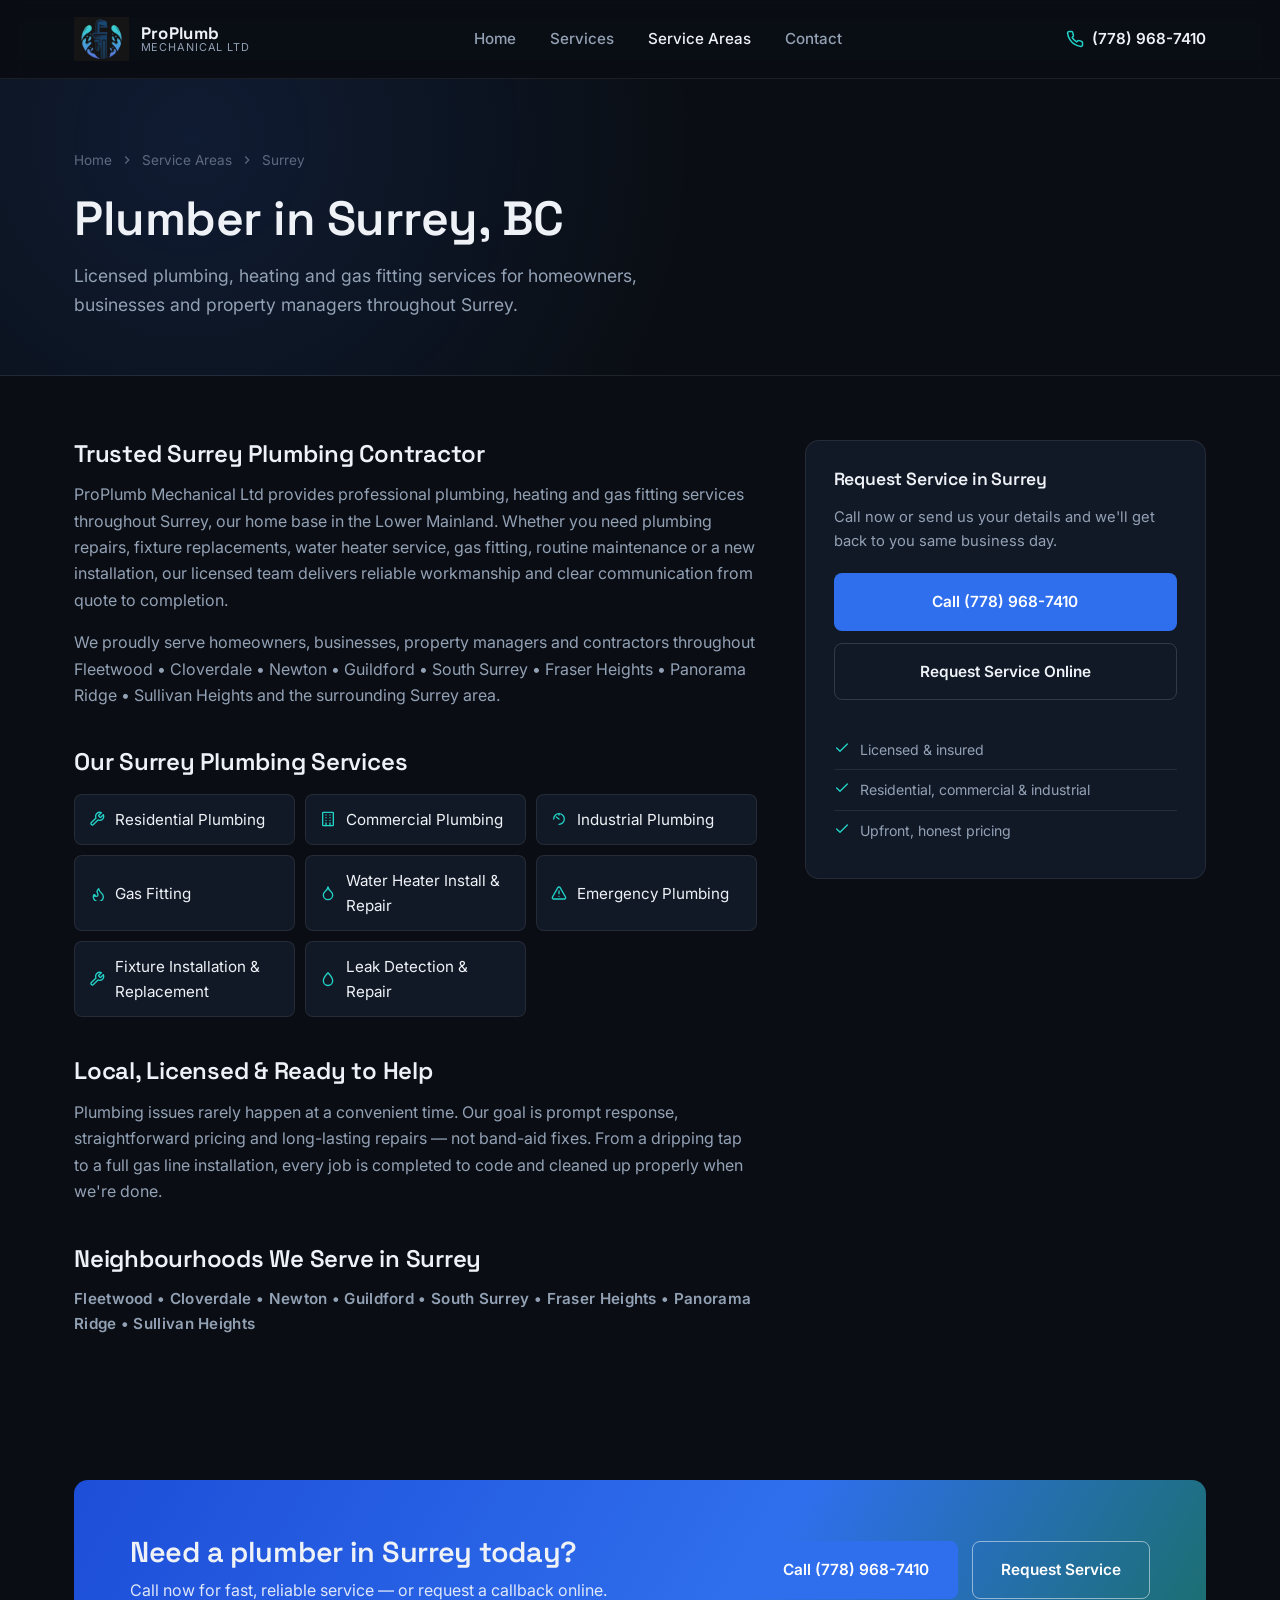
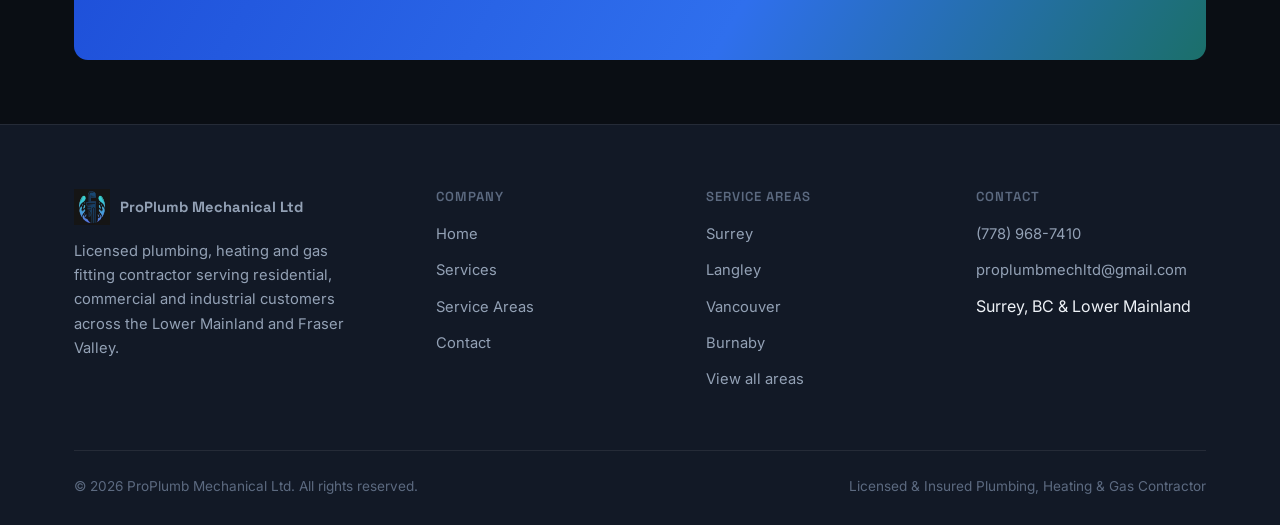
<file: surrey-plumber.html>
<!DOCTYPE html>
<html lang="en">
<head>
<meta charset="UTF-8">
<meta name="viewport" content="width=device-width, initial-scale=1.0">
<title>Plumber Surrey BC | Plumbing, Heating &amp; Gas Services | ProPlumb Mechanical Ltd</title>
<meta name="description" content="Licensed plumbing, heating and gas fitting services in Surrey, BC. Serving Fleetwood • Cloverdale • Newton • Guildford • South Surrey • Fraser Heights • Panorama Ridge • Sullivan Heights. Residential, commercial and industrial. Call (778) 968-7410.">
<link rel="canonical" href="https://proplumbmech.ca/surrey-plumber.html">
<link rel="icon" type="image/png" href="favicon-32.png">
<link rel="apple-touch-icon" href="favicon-180.png">
<link rel="preconnect" href="https://fonts.googleapis.com">
<link rel="preconnect" href="https://fonts.gstatic.com" crossorigin>
<link href="https://fonts.googleapis.com/css2?family=Space+Grotesk:wght@500;600;700&family=Inter:wght@400;500;600;700&display=swap" rel="stylesheet">
<link rel="stylesheet" href="style.css">

<script async src="https://www.googletagmanager.com/gtag/js?id=G-7Q08MEGEZX"></script>
<script>
window.dataLayer = window.dataLayer || [];
function gtag(){dataLayer.push(arguments);}
gtag('js', new Date());
gtag('config', 'G-7Q08MEGEZX');
</script>
</head>

<body>

  <header class="site-header">
    <nav class="navbar">
      <a href="index.html" class="brand">
        <img src="wrech-logo.png" alt="ProPlumb Mechanical Ltd logo" width="44" height="44">
        <span class="brand-text"><strong>ProPlumb</strong><span>Mechanical Ltd</span></span>
      </a>

      <div class="nav-links">
        <a href="index.html">Home</a>
        <a href="services.html">Services</a>
        <a href="service-areas.html" aria-current="page">Service Areas</a>
        <a href="contact.html">Contact</a>
      </div>

      <div class="nav-cta">
        <a class="nav-phone" href="tel:17789687410">
          <svg width="18" height="18" viewBox="0 0 24 24" fill="none" stroke="currentColor" stroke-width="2" stroke-linecap="round" stroke-linejoin="round"><path d="M22 16.92v3a2 2 0 0 1-2.18 2 19.79 19.79 0 0 1-8.63-3.07 19.5 19.5 0 0 1-6-6 19.79 19.79 0 0 1-3.07-8.67A2 2 0 0 1 4.11 2h3a2 2 0 0 1 2 1.72c.127.96.361 1.903.7 2.81a2 2 0 0 1-.45 2.11L8.09 9.91a16 16 0 0 0 6 6l1.27-1.27a2 2 0 0 1 2.11-.45c.907.339 1.85.573 2.81.7A2 2 0 0 1 22 16.92z"/></svg>
          <span>(778) 968-7410</span>
        </a>
        <button class="nav-toggle" aria-label="Toggle menu" aria-expanded="false">
          <svg width="20" height="20" viewBox="0 0 24 24" fill="none" stroke="currentColor" stroke-width="2" stroke-linecap="round" stroke-linejoin="round"><line x1="3" y1="6" x2="21" y2="6"/><line x1="3" y1="12" x2="21" y2="12"/><line x1="3" y1="18" x2="21" y2="18"/></svg>
        </button>
      </div>
    </nav>
  </header>

  <section class="page-header">
    <div class="container">
      <div class="breadcrumbs">
        <a href="index.html">Home</a>
        <svg width="14" height="14" viewBox="0 0 24 24" fill="none" stroke="currentColor" stroke-width="2"><polyline points="9 18 15 12 9 6"/></svg>
        <a href="service-areas.html">Service Areas</a>
        <svg width="14" height="14" viewBox="0 0 24 24" fill="none" stroke="currentColor" stroke-width="2"><polyline points="9 18 15 12 9 6"/></svg>
        <span>Surrey</span>
      </div>
      <h1>Plumber in Surrey, BC</h1>
      <p>Licensed plumbing, heating and gas fitting services for homeowners, businesses and property managers throughout Surrey.</p>
    </div>
  </section>

  <section class="section-tight">
    <div class="container content-layout">

      <div class="prose">
        <h2>Trusted Surrey Plumbing Contractor</h2>
        <p>ProPlumb Mechanical Ltd provides professional plumbing, heating and gas fitting services throughout Surrey, our home base in the Lower Mainland. Whether you need plumbing repairs, fixture replacements, water heater service, gas fitting, routine maintenance or a new installation, our licensed team delivers reliable workmanship and clear communication from quote to completion.</p>
        <p>We proudly serve homeowners, businesses, property managers and contractors throughout Fleetwood • Cloverdale • Newton • Guildford • South Surrey • Fraser Heights • Panorama Ridge • Sullivan Heights and the surrounding Surrey area.</p>

        <h2>Our Surrey Plumbing Services</h2>
        <ul>
          <li><svg width="16" height="16" viewBox="0 0 24 24" fill="none" stroke="currentColor" stroke-width="2" stroke-linecap="round" stroke-linejoin="round"><path d="M14.7 6.3a1 1 0 0 0 0 1.4l1.6 1.6a1 1 0 0 0 1.4 0l3.77-3.77a6 6 0 0 1-7.94 7.94l-6.91 6.91a2.12 2.12 0 0 1-3-3l6.91-6.91a6 6 0 0 1 7.94-7.94l-3.76 3.76z"/></svg>Residential Plumbing</li>
          <li><svg width="16" height="16" viewBox="0 0 24 24" fill="none" stroke="currentColor" stroke-width="2" stroke-linecap="round" stroke-linejoin="round"><rect x="4" y="2" width="16" height="20" rx="1"/><line x1="9" y1="6" x2="9" y2="6"/><line x1="15" y1="6" x2="15" y2="6"/><line x1="9" y1="10" x2="9" y2="10"/><line x1="15" y1="10" x2="15" y2="10"/><line x1="9" y1="14" x2="9" y2="14"/><line x1="15" y1="14" x2="15" y2="14"/><line x1="9" y1="22" x2="9" y2="18"/><line x1="15" y1="22" x2="15" y2="18"/></svg>Commercial Plumbing</li>
          <li><svg width="16" height="16" viewBox="0 0 24 24" fill="none" stroke="currentColor" stroke-width="2" stroke-linecap="round" stroke-linejoin="round"><path d="M12 20a8 8 0 1 0-8-8"/><path d="M12 12 8 9"/><path d="M12 4v2"/></svg>Industrial Plumbing</li>
          <li><svg width="16" height="16" viewBox="0 0 24 24" fill="none" stroke="currentColor" stroke-width="2" stroke-linecap="round" stroke-linejoin="round"><path d="M8.5 14.5A2.5 2.5 0 0 0 11 17a2.5 2.5 0 0 0 2.5-2.5c0-1.38-.5-2-1-3-1.072-2.143-.224-4.054 2-6 .5 2.5 2 4.9 4 6.5 2 1.6 3 3.5 3 5.5a7.5 7.5 0 1 1-15 0c0-1.153.433-2.294 1-3a2.5 2.5 0 0 0 2.5 2.5z"/></svg>Gas Fitting</li>
          <li><svg width="16" height="16" viewBox="0 0 24 24" fill="none" stroke="currentColor" stroke-width="2" stroke-linecap="round" stroke-linejoin="round"><path d="M12 22a7 7 0 0 0 7-7c0-2-1-3.9-3-5.5s-3.5-4-4-6.5c-.5 2.5-2 4.9-4 6.5C6 11.1 5 13 5 15a7 7 0 0 0 7 7z"/></svg>Water Heater Install &amp; Repair</li>
          <li><svg width="16" height="16" viewBox="0 0 24 24" fill="none" stroke="currentColor" stroke-width="2" stroke-linecap="round" stroke-linejoin="round"><path d="m21.73 18-8-14a2 2 0 0 0-3.48 0l-8 14A2 2 0 0 0 4 21h16a2 2 0 0 0 1.73-3Z"/><line x1="12" y1="9" x2="12" y2="13"/><line x1="12" y1="17" x2="12.01" y2="17"/></svg>Emergency Plumbing</li>
          <li><svg width="16" height="16" viewBox="0 0 24 24" fill="none" stroke="currentColor" stroke-width="2" stroke-linecap="round" stroke-linejoin="round"><path d="M14.7 6.3a1 1 0 0 0 0 1.4l1.6 1.6a1 1 0 0 0 1.4 0l3.77-3.77a6 6 0 0 1-7.94 7.94l-6.91 6.91a2.12 2.12 0 0 1-3-3l6.91-6.91a6 6 0 0 1 7.94-7.94l-3.76 3.76z"/></svg>Fixture Installation &amp; Replacement</li>
          <li><svg width="16" height="16" viewBox="0 0 24 24" fill="none" stroke="currentColor" stroke-width="2" stroke-linecap="round" stroke-linejoin="round"><path d="M12 2.69s-7 7.44-7 12.06A7 7 0 0 0 12 21.75a7 7 0 0 0 7-7c0-4.62-7-12.06-7-12.06Z"/></svg>Leak Detection &amp; Repair</li>
        </ul>

        <h2>Local, Licensed &amp; Ready to Help</h2>
        <p>Plumbing issues rarely happen at a convenient time. Our goal is prompt response, straightforward pricing and long-lasting repairs &mdash; not band-aid fixes. From a dripping tap to a full gas line installation, every job is completed to code and cleaned up properly when we're done.</p>

        <h2>Neighbourhoods We Serve in Surrey</h2>
        <p class="neighborhoods">Fleetwood • Cloverdale • Newton • Guildford • South Surrey • Fraser Heights • Panorama Ridge • Sullivan Heights</p>
      </div>

      <aside class="sidebar-card">
        <h3>Request Service in Surrey</h3>
        <p>Call now or send us your details and we'll get back to you same business day.</p>
        <a class="btn btn-primary btn-block" href="tel:17789687410">Call (778) 968-7410</a>
        <a class="btn btn-outline btn-block" href="contact.html">Request Service Online</a>
        <ul class="sidebar-list">
          <li><svg width="16" height="16" viewBox="0 0 24 24" fill="none" stroke="currentColor" stroke-width="2" stroke-linecap="round" stroke-linejoin="round"><path d="M20 6 9 17l-5-5"/></svg>Licensed &amp; insured</li>
          <li><svg width="16" height="16" viewBox="0 0 24 24" fill="none" stroke="currentColor" stroke-width="2" stroke-linecap="round" stroke-linejoin="round"><path d="M20 6 9 17l-5-5"/></svg>Residential, commercial &amp; industrial</li>
          <li><svg width="16" height="16" viewBox="0 0 24 24" fill="none" stroke="currentColor" stroke-width="2" stroke-linecap="round" stroke-linejoin="round"><path d="M20 6 9 17l-5-5"/></svg>Upfront, honest pricing</li>
        </ul>
      </aside>

    </div>
  </section>

  <section class="section-tight">
    <div class="container">
      <div class="cta-band">
        <div>
          <h2>Need a plumber in Surrey today?</h2>
          <p>Call now for fast, reliable service &mdash; or request a callback online.</p>
        </div>
        <div style="display:flex; gap:14px; flex-wrap:wrap;">
          <a class="btn btn-primary" href="tel:17789687410">Call (778) 968-7410</a>
          <a class="btn btn-outline" href="contact.html">Request Service</a>
        </div>
      </div>
    </div>
  </section>

  <footer>
    <div class="container">
      <div class="footer-grid">
        <div class="footer-col">
          <a href="index.html" class="footer-brand">
            <img src="wrech-logo.png" alt="ProPlumb Mechanical Ltd logo" width="36" height="36">
            <strong>ProPlumb Mechanical Ltd</strong>
          </a>
          <p>Licensed plumbing, heating and gas fitting contractor serving residential, commercial and industrial customers across the Lower Mainland and Fraser Valley.</p>
        </div>

        <div class="footer-col">
          <h4>Company</h4>
          <ul>
            <li><a href="index.html">Home</a></li>
            <li><a href="services.html">Services</a></li>
            <li><a href="service-areas.html">Service Areas</a></li>
            <li><a href="contact.html">Contact</a></li>
          </ul>
        </div>

        <div class="footer-col">
          <h4>Service Areas</h4>
          <ul>
            <li><a href="surrey-plumber.html">Surrey</a></li>
            <li><a href="langley-plumber.html">Langley</a></li>
            <li><a href="vancouver-plumber.html">Vancouver</a></li>
            <li><a href="burnaby-plumber.html">Burnaby</a></li>
            <li><a href="service-areas.html">View all areas</a></li>
          </ul>
        </div>

        <div class="footer-col">
          <h4>Contact</h4>
          <ul>
            <li><a href="tel:17789687410">(778) 968-7410</a></li>
            <li><a href="mailto:proplumbmechltd@gmail.com">proplumbmechltd@gmail.com</a></li>
            <li>Surrey, BC &amp; Lower Mainland</li>
          </ul>
        </div>
      </div>

      <div class="footer-bottom">
        <span>&copy; 2026 ProPlumb Mechanical Ltd. All rights reserved.</span>
        <span>Licensed &amp; Insured Plumbing, Heating &amp; Gas Contractor</span>
      </div>
    </div>
  </footer>

  <script src="site.js"></script>

</body>
</html>
</file>
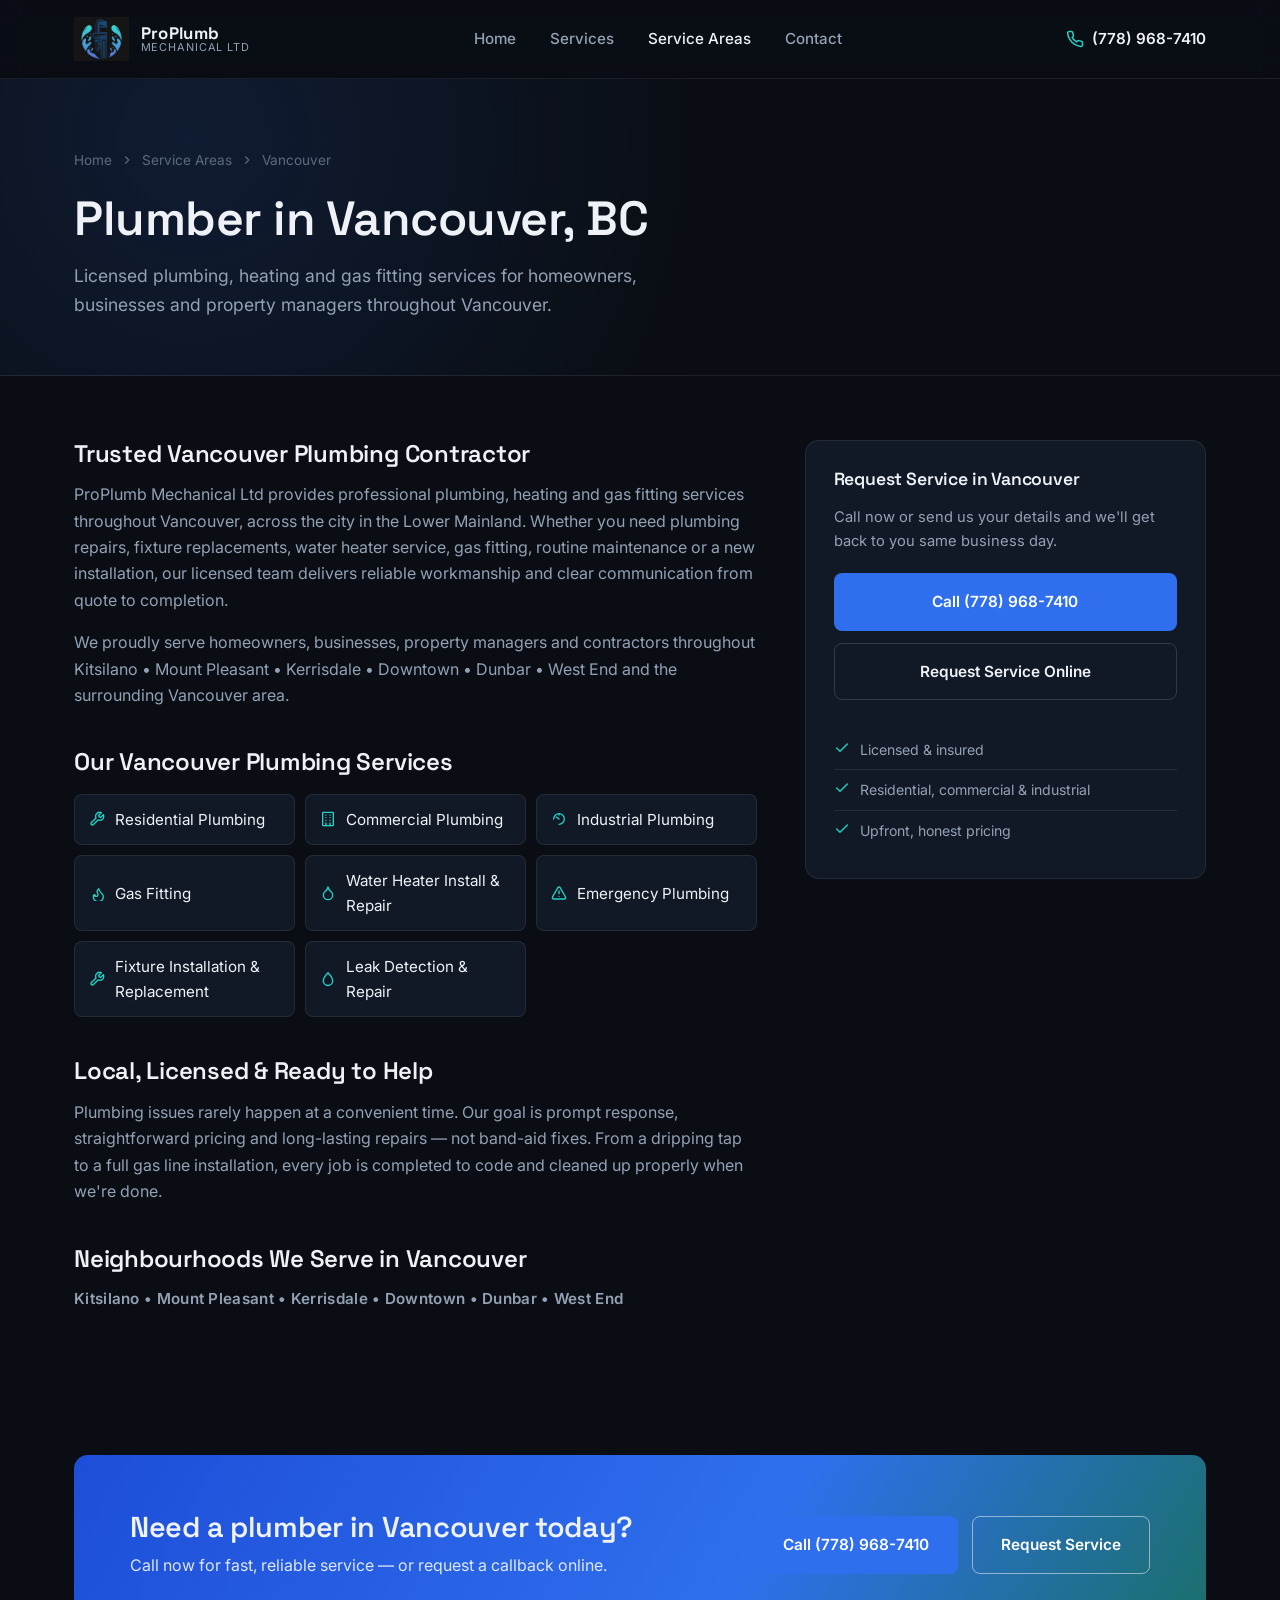
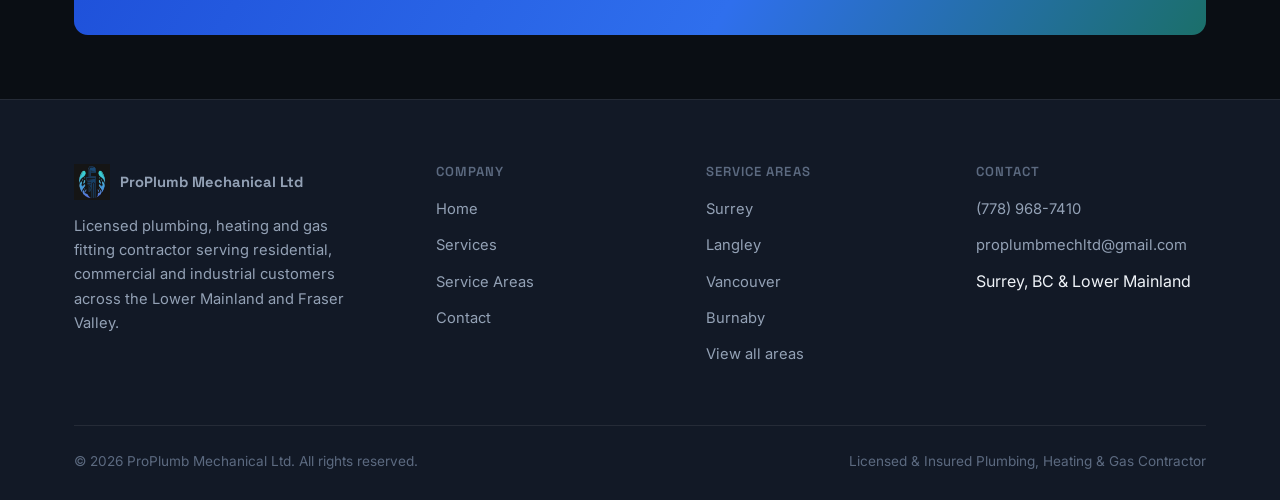
<file: vancouver-plumber.html>
<!DOCTYPE html>
<html lang="en">
<head>
<meta charset="UTF-8">
<meta name="viewport" content="width=device-width, initial-scale=1.0">
<title>Plumber Vancouver BC | Plumbing, Heating &amp; Gas Services | ProPlumb Mechanical Ltd</title>
<meta name="description" content="Licensed plumbing, heating and gas fitting services in Vancouver, BC. Serving Kitsilano • Mount Pleasant • Kerrisdale • Downtown • Dunbar • West End. Residential, commercial and industrial. Call (778) 968-7410.">
<link rel="canonical" href="https://proplumbmech.ca/vancouver-plumber.html">
<link rel="icon" type="image/png" href="favicon-32.png">
<link rel="apple-touch-icon" href="favicon-180.png">
<link rel="preconnect" href="https://fonts.googleapis.com">
<link rel="preconnect" href="https://fonts.gstatic.com" crossorigin>
<link href="https://fonts.googleapis.com/css2?family=Space+Grotesk:wght@500;600;700&family=Inter:wght@400;500;600;700&display=swap" rel="stylesheet">
<link rel="stylesheet" href="style.css">

<script async src="https://www.googletagmanager.com/gtag/js?id=G-7Q08MEGEZX"></script>
<script>
window.dataLayer = window.dataLayer || [];
function gtag(){dataLayer.push(arguments);}
gtag('js', new Date());
gtag('config', 'G-7Q08MEGEZX');
</script>
</head>

<body>

  <header class="site-header">
    <nav class="navbar">
      <a href="index.html" class="brand">
        <img src="wrech-logo.png" alt="ProPlumb Mechanical Ltd logo" width="44" height="44">
        <span class="brand-text"><strong>ProPlumb</strong><span>Mechanical Ltd</span></span>
      </a>

      <div class="nav-links">
        <a href="index.html">Home</a>
        <a href="services.html">Services</a>
        <a href="service-areas.html" aria-current="page">Service Areas</a>
        <a href="contact.html">Contact</a>
      </div>

      <div class="nav-cta">
        <a class="nav-phone" href="tel:17789687410">
          <svg width="18" height="18" viewBox="0 0 24 24" fill="none" stroke="currentColor" stroke-width="2" stroke-linecap="round" stroke-linejoin="round"><path d="M22 16.92v3a2 2 0 0 1-2.18 2 19.79 19.79 0 0 1-8.63-3.07 19.5 19.5 0 0 1-6-6 19.79 19.79 0 0 1-3.07-8.67A2 2 0 0 1 4.11 2h3a2 2 0 0 1 2 1.72c.127.96.361 1.903.7 2.81a2 2 0 0 1-.45 2.11L8.09 9.91a16 16 0 0 0 6 6l1.27-1.27a2 2 0 0 1 2.11-.45c.907.339 1.85.573 2.81.7A2 2 0 0 1 22 16.92z"/></svg>
          <span>(778) 968-7410</span>
        </a>
        <button class="nav-toggle" aria-label="Toggle menu" aria-expanded="false">
          <svg width="20" height="20" viewBox="0 0 24 24" fill="none" stroke="currentColor" stroke-width="2" stroke-linecap="round" stroke-linejoin="round"><line x1="3" y1="6" x2="21" y2="6"/><line x1="3" y1="12" x2="21" y2="12"/><line x1="3" y1="18" x2="21" y2="18"/></svg>
        </button>
      </div>
    </nav>
  </header>

  <section class="page-header">
    <div class="container">
      <div class="breadcrumbs">
        <a href="index.html">Home</a>
        <svg width="14" height="14" viewBox="0 0 24 24" fill="none" stroke="currentColor" stroke-width="2"><polyline points="9 18 15 12 9 6"/></svg>
        <a href="service-areas.html">Service Areas</a>
        <svg width="14" height="14" viewBox="0 0 24 24" fill="none" stroke="currentColor" stroke-width="2"><polyline points="9 18 15 12 9 6"/></svg>
        <span>Vancouver</span>
      </div>
      <h1>Plumber in Vancouver, BC</h1>
      <p>Licensed plumbing, heating and gas fitting services for homeowners, businesses and property managers throughout Vancouver.</p>
    </div>
  </section>

  <section class="section-tight">
    <div class="container content-layout">

      <div class="prose">
        <h2>Trusted Vancouver Plumbing Contractor</h2>
        <p>ProPlumb Mechanical Ltd provides professional plumbing, heating and gas fitting services throughout Vancouver, across the city in the Lower Mainland. Whether you need plumbing repairs, fixture replacements, water heater service, gas fitting, routine maintenance or a new installation, our licensed team delivers reliable workmanship and clear communication from quote to completion.</p>
        <p>We proudly serve homeowners, businesses, property managers and contractors throughout Kitsilano • Mount Pleasant • Kerrisdale • Downtown • Dunbar • West End and the surrounding Vancouver area.</p>

        <h2>Our Vancouver Plumbing Services</h2>
        <ul>
          <li><svg width="16" height="16" viewBox="0 0 24 24" fill="none" stroke="currentColor" stroke-width="2" stroke-linecap="round" stroke-linejoin="round"><path d="M14.7 6.3a1 1 0 0 0 0 1.4l1.6 1.6a1 1 0 0 0 1.4 0l3.77-3.77a6 6 0 0 1-7.94 7.94l-6.91 6.91a2.12 2.12 0 0 1-3-3l6.91-6.91a6 6 0 0 1 7.94-7.94l-3.76 3.76z"/></svg>Residential Plumbing</li>
          <li><svg width="16" height="16" viewBox="0 0 24 24" fill="none" stroke="currentColor" stroke-width="2" stroke-linecap="round" stroke-linejoin="round"><rect x="4" y="2" width="16" height="20" rx="1"/><line x1="9" y1="6" x2="9" y2="6"/><line x1="15" y1="6" x2="15" y2="6"/><line x1="9" y1="10" x2="9" y2="10"/><line x1="15" y1="10" x2="15" y2="10"/><line x1="9" y1="14" x2="9" y2="14"/><line x1="15" y1="14" x2="15" y2="14"/><line x1="9" y1="22" x2="9" y2="18"/><line x1="15" y1="22" x2="15" y2="18"/></svg>Commercial Plumbing</li>
          <li><svg width="16" height="16" viewBox="0 0 24 24" fill="none" stroke="currentColor" stroke-width="2" stroke-linecap="round" stroke-linejoin="round"><path d="M12 20a8 8 0 1 0-8-8"/><path d="M12 12 8 9"/><path d="M12 4v2"/></svg>Industrial Plumbing</li>
          <li><svg width="16" height="16" viewBox="0 0 24 24" fill="none" stroke="currentColor" stroke-width="2" stroke-linecap="round" stroke-linejoin="round"><path d="M8.5 14.5A2.5 2.5 0 0 0 11 17a2.5 2.5 0 0 0 2.5-2.5c0-1.38-.5-2-1-3-1.072-2.143-.224-4.054 2-6 .5 2.5 2 4.9 4 6.5 2 1.6 3 3.5 3 5.5a7.5 7.5 0 1 1-15 0c0-1.153.433-2.294 1-3a2.5 2.5 0 0 0 2.5 2.5z"/></svg>Gas Fitting</li>
          <li><svg width="16" height="16" viewBox="0 0 24 24" fill="none" stroke="currentColor" stroke-width="2" stroke-linecap="round" stroke-linejoin="round"><path d="M12 22a7 7 0 0 0 7-7c0-2-1-3.9-3-5.5s-3.5-4-4-6.5c-.5 2.5-2 4.9-4 6.5C6 11.1 5 13 5 15a7 7 0 0 0 7 7z"/></svg>Water Heater Install &amp; Repair</li>
          <li><svg width="16" height="16" viewBox="0 0 24 24" fill="none" stroke="currentColor" stroke-width="2" stroke-linecap="round" stroke-linejoin="round"><path d="m21.73 18-8-14a2 2 0 0 0-3.48 0l-8 14A2 2 0 0 0 4 21h16a2 2 0 0 0 1.73-3Z"/><line x1="12" y1="9" x2="12" y2="13"/><line x1="12" y1="17" x2="12.01" y2="17"/></svg>Emergency Plumbing</li>
          <li><svg width="16" height="16" viewBox="0 0 24 24" fill="none" stroke="currentColor" stroke-width="2" stroke-linecap="round" stroke-linejoin="round"><path d="M14.7 6.3a1 1 0 0 0 0 1.4l1.6 1.6a1 1 0 0 0 1.4 0l3.77-3.77a6 6 0 0 1-7.94 7.94l-6.91 6.91a2.12 2.12 0 0 1-3-3l6.91-6.91a6 6 0 0 1 7.94-7.94l-3.76 3.76z"/></svg>Fixture Installation &amp; Replacement</li>
          <li><svg width="16" height="16" viewBox="0 0 24 24" fill="none" stroke="currentColor" stroke-width="2" stroke-linecap="round" stroke-linejoin="round"><path d="M12 2.69s-7 7.44-7 12.06A7 7 0 0 0 12 21.75a7 7 0 0 0 7-7c0-4.62-7-12.06-7-12.06Z"/></svg>Leak Detection &amp; Repair</li>
        </ul>

        <h2>Local, Licensed &amp; Ready to Help</h2>
        <p>Plumbing issues rarely happen at a convenient time. Our goal is prompt response, straightforward pricing and long-lasting repairs &mdash; not band-aid fixes. From a dripping tap to a full gas line installation, every job is completed to code and cleaned up properly when we're done.</p>

        <h2>Neighbourhoods We Serve in Vancouver</h2>
        <p class="neighborhoods">Kitsilano • Mount Pleasant • Kerrisdale • Downtown • Dunbar • West End</p>
      </div>

      <aside class="sidebar-card">
        <h3>Request Service in Vancouver</h3>
        <p>Call now or send us your details and we'll get back to you same business day.</p>
        <a class="btn btn-primary btn-block" href="tel:17789687410">Call (778) 968-7410</a>
        <a class="btn btn-outline btn-block" href="contact.html">Request Service Online</a>
        <ul class="sidebar-list">
          <li><svg width="16" height="16" viewBox="0 0 24 24" fill="none" stroke="currentColor" stroke-width="2" stroke-linecap="round" stroke-linejoin="round"><path d="M20 6 9 17l-5-5"/></svg>Licensed &amp; insured</li>
          <li><svg width="16" height="16" viewBox="0 0 24 24" fill="none" stroke="currentColor" stroke-width="2" stroke-linecap="round" stroke-linejoin="round"><path d="M20 6 9 17l-5-5"/></svg>Residential, commercial &amp; industrial</li>
          <li><svg width="16" height="16" viewBox="0 0 24 24" fill="none" stroke="currentColor" stroke-width="2" stroke-linecap="round" stroke-linejoin="round"><path d="M20 6 9 17l-5-5"/></svg>Upfront, honest pricing</li>
        </ul>
      </aside>

    </div>
  </section>

  <section class="section-tight">
    <div class="container">
      <div class="cta-band">
        <div>
          <h2>Need a plumber in Vancouver today?</h2>
          <p>Call now for fast, reliable service &mdash; or request a callback online.</p>
        </div>
        <div style="display:flex; gap:14px; flex-wrap:wrap;">
          <a class="btn btn-primary" href="tel:17789687410">Call (778) 968-7410</a>
          <a class="btn btn-outline" href="contact.html">Request Service</a>
        </div>
      </div>
    </div>
  </section>

  <footer>
    <div class="container">
      <div class="footer-grid">
        <div class="footer-col">
          <a href="index.html" class="footer-brand">
            <img src="wrech-logo.png" alt="ProPlumb Mechanical Ltd logo" width="36" height="36">
            <strong>ProPlumb Mechanical Ltd</strong>
          </a>
          <p>Licensed plumbing, heating and gas fitting contractor serving residential, commercial and industrial customers across the Lower Mainland and Fraser Valley.</p>
        </div>

        <div class="footer-col">
          <h4>Company</h4>
          <ul>
            <li><a href="index.html">Home</a></li>
            <li><a href="services.html">Services</a></li>
            <li><a href="service-areas.html">Service Areas</a></li>
            <li><a href="contact.html">Contact</a></li>
          </ul>
        </div>

        <div class="footer-col">
          <h4>Service Areas</h4>
          <ul>
            <li><a href="surrey-plumber.html">Surrey</a></li>
            <li><a href="langley-plumber.html">Langley</a></li>
            <li><a href="vancouver-plumber.html">Vancouver</a></li>
            <li><a href="burnaby-plumber.html">Burnaby</a></li>
            <li><a href="service-areas.html">View all areas</a></li>
          </ul>
        </div>

        <div class="footer-col">
          <h4>Contact</h4>
          <ul>
            <li><a href="tel:17789687410">(778) 968-7410</a></li>
            <li><a href="mailto:proplumbmechltd@gmail.com">proplumbmechltd@gmail.com</a></li>
            <li>Surrey, BC &amp; Lower Mainland</li>
          </ul>
        </div>
      </div>

      <div class="footer-bottom">
        <span>&copy; 2026 ProPlumb Mechanical Ltd. All rights reserved.</span>
        <span>Licensed &amp; Insured Plumbing, Heating &amp; Gas Contractor</span>
      </div>
    </div>
  </footer>

  <script src="site.js"></script>

</body>
</html>
</file>
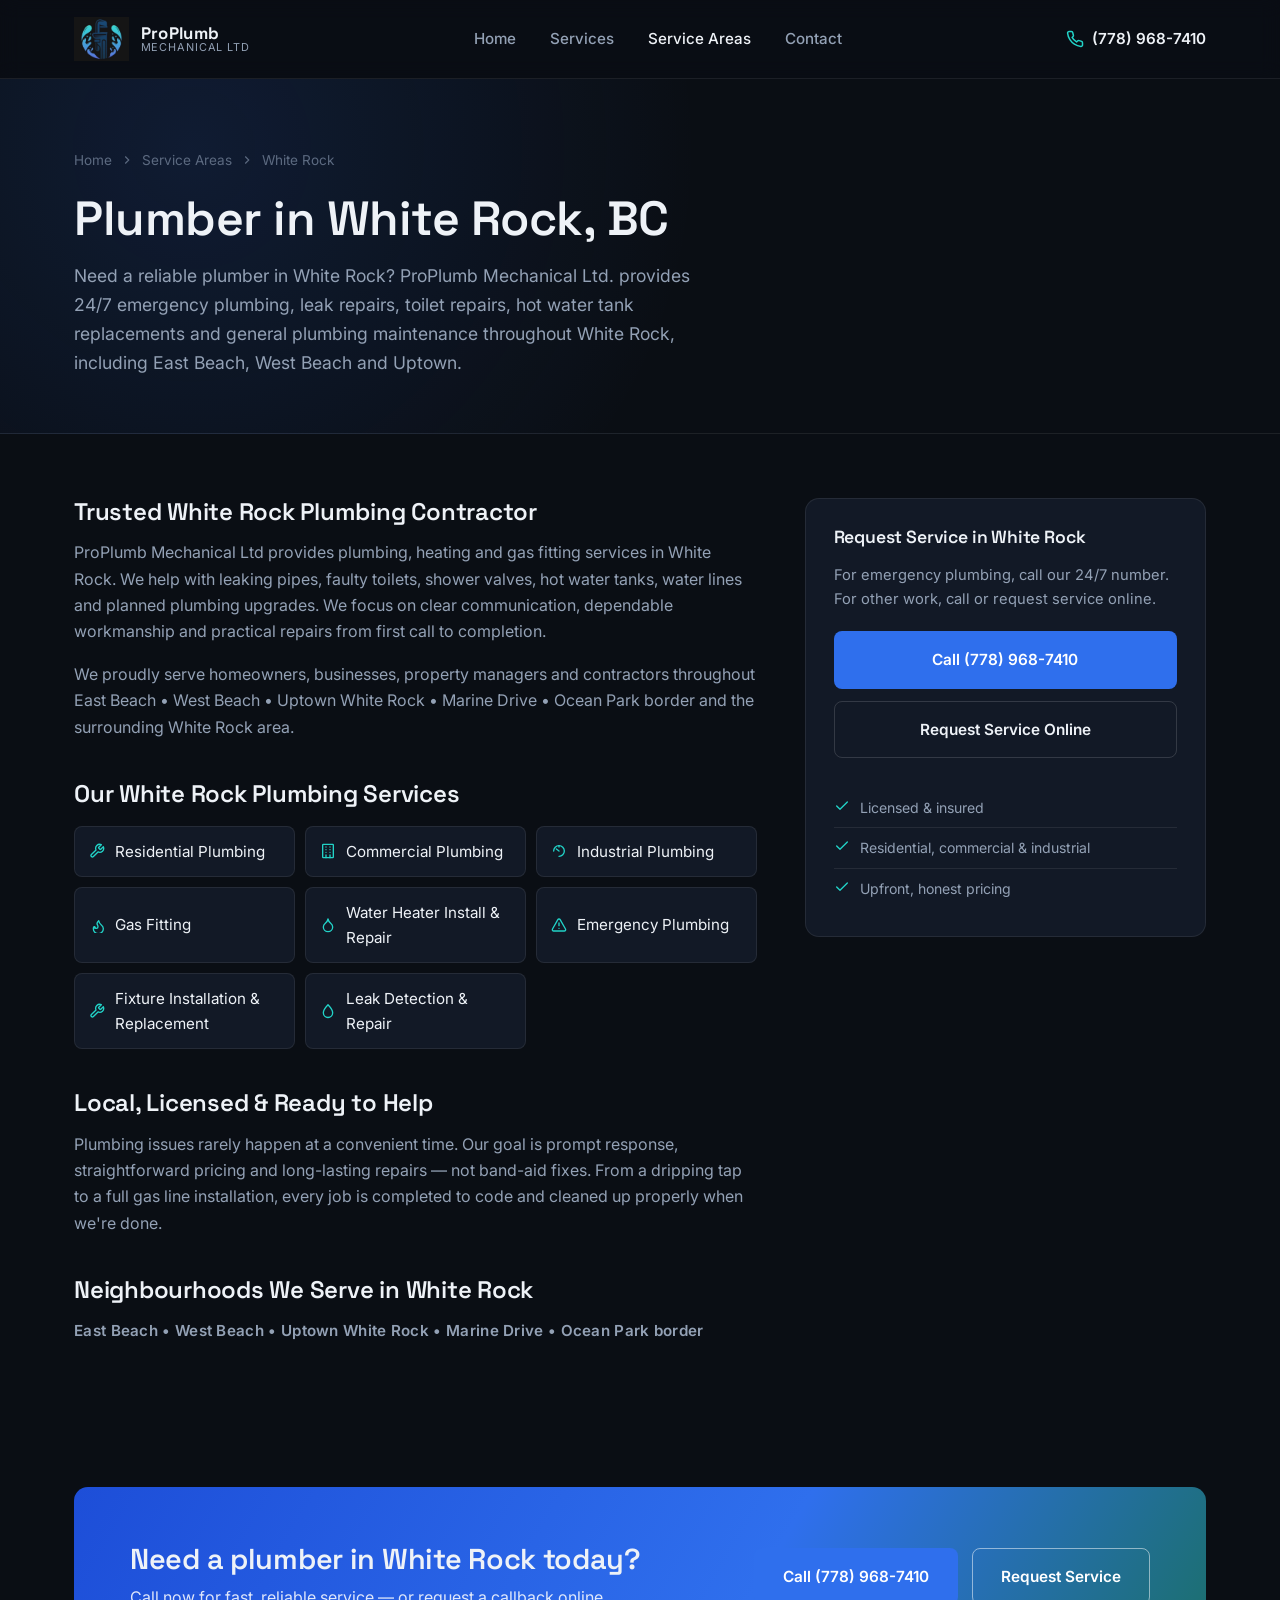
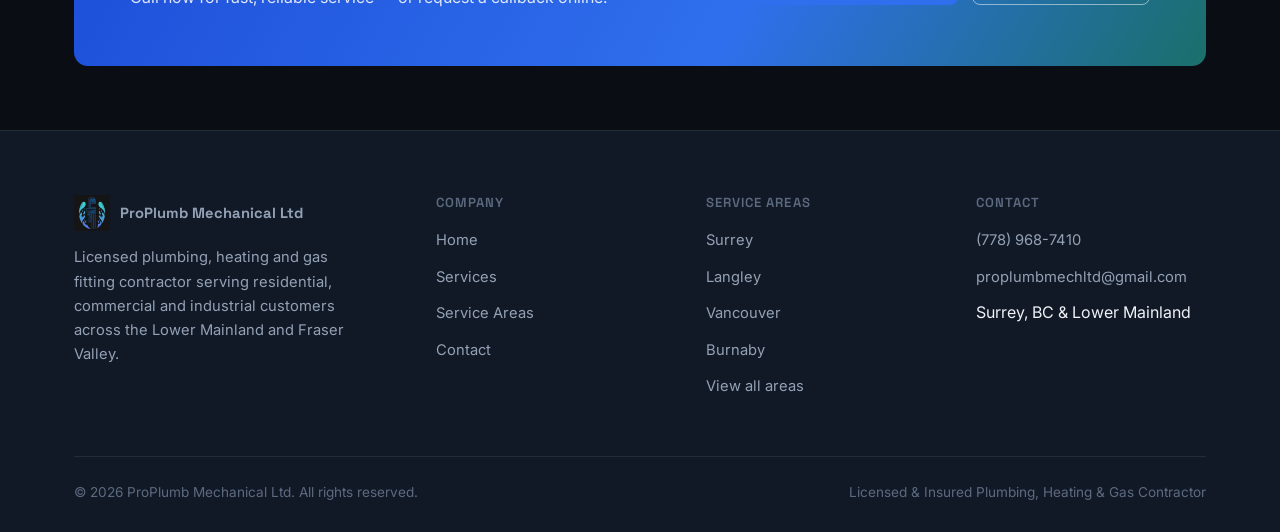
<file: white-rock-plumber.html>
<!DOCTYPE html>
<html lang="en">
<head>
<meta charset="UTF-8">
<meta name="viewport" content="width=device-width, initial-scale=1.0">
<title>Plumber in White Rock, BC | 24/7 Emergency Repairs | ProPlumb</title>
<meta name="description" content="Need a plumber in White Rock, BC? ProPlumb Mechanical offers 24/7 emergency plumbing, leak repairs, toilet repairs and hot water tank replacement. Call (778) 968-7410.">
<link rel="canonical" href="https://proplumbmech.ca/white-rock-plumber.html">
<link rel="icon" type="image/png" href="favicon-32.png">
<link rel="apple-touch-icon" href="favicon-180.png">
<link rel="preconnect" href="https://fonts.googleapis.com">
<link rel="preconnect" href="https://fonts.gstatic.com" crossorigin>
<link href="https://fonts.googleapis.com/css2?family=Space+Grotesk:wght@500;600;700&family=Inter:wght@400;500;600;700&display=swap" rel="stylesheet">
<link rel="stylesheet" href="style.css">

<script async src="https://www.googletagmanager.com/gtag/js?id=G-7Q08MEGEZX"></script>
<script>
window.dataLayer = window.dataLayer || [];
function gtag(){dataLayer.push(arguments);}
gtag('js', new Date());
gtag('config', 'G-7Q08MEGEZX');
</script>
</head>

<body>

  <header class="site-header">
    <nav class="navbar">
      <a href="index.html" class="brand">
        <img src="wrech-logo.png" alt="ProPlumb Mechanical Ltd logo" width="44" height="44">
        <span class="brand-text"><strong>ProPlumb</strong><span>Mechanical Ltd</span></span>
      </a>

      <div class="nav-links">
        <a href="index.html">Home</a>
        <a href="services.html">Services</a>
        <a href="service-areas.html" aria-current="page">Service Areas</a>
        <a href="contact.html">Contact</a>
      </div>

      <div class="nav-cta">
        <a class="nav-phone" href="tel:17789687410">
          <svg width="18" height="18" viewBox="0 0 24 24" fill="none" stroke="currentColor" stroke-width="2" stroke-linecap="round" stroke-linejoin="round"><path d="M22 16.92v3a2 2 0 0 1-2.18 2 19.79 19.79 0 0 1-8.63-3.07 19.5 19.5 0 0 1-6-6 19.79 19.79 0 0 1-3.07-8.67A2 2 0 0 1 4.11 2h3a2 2 0 0 1 2 1.72c.127.96.361 1.903.7 2.81a2 2 0 0 1-.45 2.11L8.09 9.91a16 16 0 0 0 6 6l1.27-1.27a2 2 0 0 1 2.11-.45c.907.339 1.85.573 2.81.7A2 2 0 0 1 22 16.92z"/></svg>
          <span>(778) 968-7410</span>
        </a>
        <button class="nav-toggle" aria-label="Toggle menu" aria-expanded="false">
          <svg width="20" height="20" viewBox="0 0 24 24" fill="none" stroke="currentColor" stroke-width="2" stroke-linecap="round" stroke-linejoin="round"><line x1="3" y1="6" x2="21" y2="6"/><line x1="3" y1="12" x2="21" y2="12"/><line x1="3" y1="18" x2="21" y2="18"/></svg>
        </button>
      </div>
    </nav>
  </header>

  <section class="page-header">
    <div class="container">
      <div class="breadcrumbs">
        <a href="index.html">Home</a>
        <svg width="14" height="14" viewBox="0 0 24 24" fill="none" stroke="currentColor" stroke-width="2"><polyline points="9 18 15 12 9 6"/></svg>
        <a href="service-areas.html">Service Areas</a>
        <svg width="14" height="14" viewBox="0 0 24 24" fill="none" stroke="currentColor" stroke-width="2"><polyline points="9 18 15 12 9 6"/></svg>
        <span>White Rock</span>
      </div>
      <h1>Plumber in White Rock, BC</h1>
      <p>Need a reliable plumber in White Rock? ProPlumb Mechanical Ltd. provides 24/7 emergency plumbing, leak repairs, toilet repairs, hot water tank replacements and general plumbing maintenance throughout White Rock, including East Beach, West Beach and Uptown.</p>
    </div>
  </section>

  <section class="section-tight">
    <div class="container content-layout">

      <div class="prose">
        <h2>Trusted White Rock Plumbing Contractor</h2>
        <p>ProPlumb Mechanical Ltd provides plumbing, heating and gas fitting services in White Rock. We help with leaking pipes, faulty toilets, shower valves, hot water tanks, water lines and planned plumbing upgrades. We focus on clear communication, dependable workmanship and practical repairs from first call to completion.</p>
        <p>We proudly serve homeowners, businesses, property managers and contractors throughout East Beach • West Beach • Uptown White Rock • Marine Drive • Ocean Park border and the surrounding White Rock area.</p>

        <h2>Our White Rock Plumbing Services</h2>
        <ul>
          <li><svg width="16" height="16" viewBox="0 0 24 24" fill="none" stroke="currentColor" stroke-width="2" stroke-linecap="round" stroke-linejoin="round"><path d="M14.7 6.3a1 1 0 0 0 0 1.4l1.6 1.6a1 1 0 0 0 1.4 0l3.77-3.77a6 6 0 0 1-7.94 7.94l-6.91 6.91a2.12 2.12 0 0 1-3-3l6.91-6.91a6 6 0 0 1 7.94-7.94l-3.76 3.76z"/></svg>Residential Plumbing</li>
          <li><svg width="16" height="16" viewBox="0 0 24 24" fill="none" stroke="currentColor" stroke-width="2" stroke-linecap="round" stroke-linejoin="round"><rect x="4" y="2" width="16" height="20" rx="1"/><line x1="9" y1="6" x2="9" y2="6"/><line x1="15" y1="6" x2="15" y2="6"/><line x1="9" y1="10" x2="9" y2="10"/><line x1="15" y1="10" x2="15" y2="10"/><line x1="9" y1="14" x2="9" y2="14"/><line x1="15" y1="14" x2="15" y2="14"/><line x1="9" y1="22" x2="9" y2="18"/><line x1="15" y1="22" x2="15" y2="18"/></svg>Commercial Plumbing</li>
          <li><svg width="16" height="16" viewBox="0 0 24 24" fill="none" stroke="currentColor" stroke-width="2" stroke-linecap="round" stroke-linejoin="round"><path d="M12 20a8 8 0 1 0-8-8"/><path d="M12 12 8 9"/><path d="M12 4v2"/></svg>Industrial Plumbing</li>
          <li><svg width="16" height="16" viewBox="0 0 24 24" fill="none" stroke="currentColor" stroke-width="2" stroke-linecap="round" stroke-linejoin="round"><path d="M8.5 14.5A2.5 2.5 0 0 0 11 17a2.5 2.5 0 0 0 2.5-2.5c0-1.38-.5-2-1-3-1.072-2.143-.224-4.054 2-6 .5 2.5 2 4.9 4 6.5 2 1.6 3 3.5 3 5.5a7.5 7.5 0 1 1-15 0c0-1.153.433-2.294 1-3a2.5 2.5 0 0 0 2.5 2.5z"/></svg>Gas Fitting</li>
          <li><svg width="16" height="16" viewBox="0 0 24 24" fill="none" stroke="currentColor" stroke-width="2" stroke-linecap="round" stroke-linejoin="round"><path d="M12 22a7 7 0 0 0 7-7c0-2-1-3.9-3-5.5s-3.5-4-4-6.5c-.5 2.5-2 4.9-4 6.5C6 11.1 5 13 5 15a7 7 0 0 0 7 7z"/></svg>Water Heater Install &amp; Repair</li>
          <li><svg width="16" height="16" viewBox="0 0 24 24" fill="none" stroke="currentColor" stroke-width="2" stroke-linecap="round" stroke-linejoin="round"><path d="m21.73 18-8-14a2 2 0 0 0-3.48 0l-8 14A2 2 0 0 0 4 21h16a2 2 0 0 0 1.73-3Z"/><line x1="12" y1="9" x2="12" y2="13"/><line x1="12" y1="17" x2="12.01" y2="17"/></svg>Emergency Plumbing</li>
          <li><svg width="16" height="16" viewBox="0 0 24 24" fill="none" stroke="currentColor" stroke-width="2" stroke-linecap="round" stroke-linejoin="round"><path d="M14.7 6.3a1 1 0 0 0 0 1.4l1.6 1.6a1 1 0 0 0 1.4 0l3.77-3.77a6 6 0 0 1-7.94 7.94l-6.91 6.91a2.12 2.12 0 0 1-3-3l6.91-6.91a6 6 0 0 1 7.94-7.94l-3.76 3.76z"/></svg>Fixture Installation &amp; Replacement</li>
          <li><svg width="16" height="16" viewBox="0 0 24 24" fill="none" stroke="currentColor" stroke-width="2" stroke-linecap="round" stroke-linejoin="round"><path d="M12 2.69s-7 7.44-7 12.06A7 7 0 0 0 12 21.75a7 7 0 0 0 7-7c0-4.62-7-12.06-7-12.06Z"/></svg>Leak Detection &amp; Repair</li>
        </ul>

        <h2>Local, Licensed &amp; Ready to Help</h2>
        <p>Plumbing issues rarely happen at a convenient time. Our goal is prompt response, straightforward pricing and long-lasting repairs &mdash; not band-aid fixes. From a dripping tap to a full gas line installation, every job is completed to code and cleaned up properly when we're done.</p>

        <h2>Neighbourhoods We Serve in White Rock</h2>
        <p class="neighborhoods">East Beach • West Beach • Uptown White Rock • Marine Drive • Ocean Park border</p>
      </div>

      <aside class="sidebar-card">
        <h3>Request Service in White Rock</h3>
        <p>For emergency plumbing, call our 24/7 number. For other work, call or request service online.</p>
        <a class="btn btn-primary btn-block" href="tel:17789687410">Call (778) 968-7410</a>
        <a class="btn btn-outline btn-block" href="contact.html">Request Service Online</a>
        <ul class="sidebar-list">
          <li><svg width="16" height="16" viewBox="0 0 24 24" fill="none" stroke="currentColor" stroke-width="2" stroke-linecap="round" stroke-linejoin="round"><path d="M20 6 9 17l-5-5"/></svg>Licensed &amp; insured</li>
          <li><svg width="16" height="16" viewBox="0 0 24 24" fill="none" stroke="currentColor" stroke-width="2" stroke-linecap="round" stroke-linejoin="round"><path d="M20 6 9 17l-5-5"/></svg>Residential, commercial &amp; industrial</li>
          <li><svg width="16" height="16" viewBox="0 0 24 24" fill="none" stroke="currentColor" stroke-width="2" stroke-linecap="round" stroke-linejoin="round"><path d="M20 6 9 17l-5-5"/></svg>Upfront, honest pricing</li>
        </ul>
      </aside>

    </div>
  </section>

  <section class="section-tight">
    <div class="container">
      <div class="cta-band">
        <div>
          <h2>Need a plumber in White Rock today?</h2>
          <p>Call now for fast, reliable service &mdash; or request a callback online.</p>
        </div>
        <div style="display:flex; gap:14px; flex-wrap:wrap;">
          <a class="btn btn-primary" href="tel:17789687410">Call (778) 968-7410</a>
          <a class="btn btn-outline" href="contact.html">Request Service</a>
        </div>
      </div>
    </div>
  </section>

  <footer>
    <div class="container">
      <div class="footer-grid">
        <div class="footer-col">
          <a href="index.html" class="footer-brand">
            <img src="wrech-logo.png" alt="ProPlumb Mechanical Ltd logo" width="36" height="36">
            <strong>ProPlumb Mechanical Ltd</strong>
          </a>
          <p>Licensed plumbing, heating and gas fitting contractor serving residential, commercial and industrial customers across the Lower Mainland and Fraser Valley.</p>
        </div>

        <div class="footer-col">
          <h4>Company</h4>
          <ul>
            <li><a href="index.html">Home</a></li>
            <li><a href="services.html">Services</a></li>
            <li><a href="service-areas.html">Service Areas</a></li>
            <li><a href="contact.html">Contact</a></li>
          </ul>
        </div>

        <div class="footer-col">
          <h4>Service Areas</h4>
          <ul>
            <li><a href="surrey-plumber.html">Surrey</a></li>
            <li><a href="langley-plumber.html">Langley</a></li>
            <li><a href="vancouver-plumber.html">Vancouver</a></li>
            <li><a href="burnaby-plumber.html">Burnaby</a></li>
            <li><a href="service-areas.html">View all areas</a></li>
          </ul>
        </div>

        <div class="footer-col">
          <h4>Contact</h4>
          <ul>
            <li><a href="tel:17789687410">(778) 968-7410</a></li>
            <li><a href="mailto:proplumbmechltd@gmail.com">proplumbmechltd@gmail.com</a></li>
            <li>Surrey, BC &amp; Lower Mainland</li>
          </ul>
        </div>
      </div>

      <div class="footer-bottom">
        <span>&copy; 2026 ProPlumb Mechanical Ltd. All rights reserved.</span>
        <span>Licensed &amp; Insured Plumbing, Heating &amp; Gas Contractor</span>
      </div>
    </div>
  </footer>

  <script src="site.js"></script>

</body>
</html>
</file>
<file: style.css>
/* ==========================================================================
   ProPlumb Mechanical Ltd — site stylesheet
   ========================================================================== */

:root{
  --bg:            #0a0e14;
  --bg-elevated:   #121926;
  --bg-elevated-2: #182233;
  --line:          rgba(255,255,255,.08);
  --line-strong:   rgba(255,255,255,.14);

  --primary:       #2f6fed;
  --primary-dark:  #1d4ed8;
  --teal:          #22d3c8;

  --text:          #eef2f7;
  --text-muted:    #93a1b5;
  --text-faint:    #5c6a80;

  --radius:        14px;
  --radius-sm:     8px;
  --container:     1180px;

  --font-display:  "Space Grotesk", "Arial Narrow", Arial, sans-serif;
  --font-body:      Inter, Arial, Helvetica, sans-serif;
}

*,*::before,*::after{ margin:0; padding:0; box-sizing:border-box; }

html{ scroll-behavior:smooth; }

body{
  font-family:var(--font-body);
  background:var(--bg);
  color:var(--text);
  line-height:1.65;
  -webkit-font-smoothing:antialiased;
}

img{ max-width:100%; display:block; }

a{ color:inherit; }

h1,h2,h3,h4{
  font-family:var(--font-display);
  font-weight:600;
  line-height:1.15;
  letter-spacing:-0.01em;
}

:focus-visible{
  outline:2px solid var(--teal);
  outline-offset:3px;
}

.container{
  max-width:var(--container);
  margin:0 auto;
  padding:0 24px;
}

/* Eyebrow / signature pipe-elbow marker ---------------------------------- */

.eyebrow{
  display:inline-flex;
  align-items:center;
  gap:10px;
  color:var(--teal);
  font-family:var(--font-display);
  font-size:.8rem;
  font-weight:600;
  letter-spacing:.14em;
  text-transform:uppercase;
  margin-bottom:14px;
}

.eyebrow svg{ flex-shrink:0; }

/* ==========================================================================
   NAV
   ========================================================================== */

.site-header{
  position:sticky;
  top:0;
  z-index:100;
  background:rgba(10,14,20,.85);
  backdrop-filter:blur(10px);
  border-bottom:1px solid var(--line);
}

nav.navbar{
  max-width:var(--container);
  margin:0 auto;
  padding:0 24px;
  display:flex;
  align-items:center;
  justify-content:space-between;
  height:78px;
}

.brand{
  display:flex;
  align-items:center;
  gap:12px;
  text-decoration:none;
  color:var(--text);
}

.brand img{
  height:44px;
  width:auto;
}

.brand-text{
  display:flex;
  flex-direction:column;
  line-height:1.1;
}

.brand-text strong{
  font-family:var(--font-display);
  font-size:1.05rem;
  letter-spacing:.02em;
}

.brand-text span{
  font-size:.68rem;
  color:var(--text-muted);
  letter-spacing:.08em;
  text-transform:uppercase;
}

.nav-links{
  display:flex;
  align-items:center;
  gap:34px;
}

.nav-links a{
  text-decoration:none;
  color:var(--text-muted);
  font-weight:500;
  font-size:.95rem;
  transition:color .2s;
}

.nav-links a:hover,
.nav-links a[aria-current="page"]{
  color:var(--text);
}

.nav-cta{
  display:flex;
  align-items:center;
  gap:14px;
}

.nav-phone{
  display:flex;
  align-items:center;
  gap:8px;
  text-decoration:none;
  color:var(--text);
  font-weight:600;
  font-size:.95rem;
}

.nav-phone svg{ color:var(--teal); }

.nav-toggle{
  display:none;
  background:none;
  border:1px solid var(--line-strong);
  border-radius:var(--radius-sm);
  width:44px;
  height:44px;
  align-items:center;
  justify-content:center;
  color:var(--text);
  cursor:pointer;
}

@media(max-width:860px){
  .nav-links{
    position:fixed;
    top:78px;
    left:0;
    right:0;
    flex-direction:column;
    align-items:flex-start;
    gap:0;
    background:var(--bg-elevated);
    border-bottom:1px solid var(--line);
    max-height:0;
    overflow:hidden;
    transition:max-height .3s ease;
  }

  .nav-links.open{ max-height:400px; }

  .nav-links a{
    width:100%;
    padding:16px 24px;
    border-bottom:1px solid var(--line);
  }

  .nav-toggle{ display:flex; }

  .nav-phone span{ display:none; }
}

/* ==========================================================================
   HERO
   ========================================================================== */

.hero{
  position:relative;
  min-height:88vh;
  display:flex;
  align-items:center;
  padding:60px 0;
  background:
    linear-gradient(180deg, rgba(8,11,17,.55) 0%, rgba(8,11,17,.85) 75%, var(--bg) 100%),
    url("image.jpeg");
  background-size:cover;
  background-position:center;
}

.hero::before{
  content:"";
  position:absolute;
  inset:0;
  background-image:
    linear-gradient(rgba(34,211,200,.06) 1px, transparent 1px),
    linear-gradient(90deg, rgba(34,211,200,.06) 1px, transparent 1px);
  background-size:56px 56px;
  mask-image:linear-gradient(180deg, black, transparent 70%);
  pointer-events:none;
}

.hero-inner{
  position:relative;
  max-width:760px;
}

.hero .eyebrow{ color:var(--teal); }

.hero h1{
  font-size:clamp(2.4rem, 5.2vw, 4rem);
  margin-bottom:20px;
}

.hero h1 em{
  font-style:normal;
  color:var(--teal);
}

.hero p.lede{
  font-size:1.2rem;
  color:var(--text-muted);
  max-width:560px;
  margin-bottom:34px;
}

.hero-actions{
  display:flex;
  gap:14px;
  flex-wrap:wrap;
  margin-bottom:44px;
}

.hero-trust{
  display:flex;
  gap:28px;
  flex-wrap:wrap;
}

.hero-trust div{
  display:flex;
  align-items:center;
  gap:8px;
  font-size:.92rem;
  color:var(--text-muted);
}

.hero-trust svg{ color:var(--teal); flex-shrink:0; }

/* ==========================================================================
   BUTTONS
   ========================================================================== */

.btn{
  display:inline-flex;
  align-items:center;
  gap:8px;
  padding:15px 28px;
  border-radius:var(--radius-sm);
  font-weight:600;
  font-size:.96rem;
  text-decoration:none;
  border:1px solid transparent;
  cursor:pointer;
  transition:transform .15s ease, background .2s, border-color .2s;
  font-family:var(--font-body);
}

.btn:hover{ transform:translateY(-2px); }

.btn-primary{
  background:var(--primary);
  color:#fff;
}

.btn-primary:hover{ background:var(--primary-dark); }

.btn-outline{
  background:transparent;
  border-color:var(--line-strong);
  color:var(--text);
}

.btn-outline:hover{ border-color:var(--teal); color:var(--teal); }

.btn-block{ width:100%; justify-content:center; }

/* ==========================================================================
   SECTIONS / GENERIC
   ========================================================================== */

section{ padding:96px 0; }

.section-tight{ padding:64px 0; }

.section-header{
  max-width:640px;
  margin-bottom:52px;
}

.section-header.center{ margin-left:auto; margin-right:auto; text-align:center; }

.section-header h2{ font-size:clamp(1.8rem,3.4vw,2.6rem); margin-bottom:16px; }

.section-header p{ color:var(--text-muted); font-size:1.05rem; }

.alt-bg{ background:var(--bg-elevated); }

/* Page header (used on interior pages instead of the full hero) --------- */

.page-header{
  padding:70px 0 56px;
  border-bottom:1px solid var(--line);
  background:
    radial-gradient(circle at 15% 20%, rgba(47,111,237,.14), transparent 45%),
    var(--bg);
}

.page-header h1{ font-size:clamp(2rem,4.4vw,3rem); margin-bottom:14px; }

.page-header p{ color:var(--text-muted); font-size:1.1rem; max-width:640px; }

.breadcrumbs{
  display:flex;
  gap:8px;
  align-items:center;
  color:var(--text-faint);
  font-size:.85rem;
  margin-bottom:20px;
}

.breadcrumbs a{ color:var(--text-faint); text-decoration:none; }
.breadcrumbs a:hover{ color:var(--teal); }

/* ==========================================================================
   TRUST BAR
   ========================================================================== */

.trust-bar{
  background:var(--bg-elevated);
  border-top:1px solid var(--line);
  border-bottom:1px solid var(--line);
  padding:22px 0;
}

.trust-bar .container{
  display:flex;
  justify-content:center;
  gap:48px;
  flex-wrap:wrap;
}

.trust-bar div{
  display:flex;
  align-items:center;
  gap:10px;
  font-size:.92rem;
  color:var(--text-muted);
  font-weight:500;
}

.trust-bar svg{ color:var(--teal); flex-shrink:0; }

/* ==========================================================================
   CARDS / GRIDS
   ========================================================================== */

.grid{
  display:grid;
  grid-template-columns:repeat(auto-fit,minmax(260px,1fr));
  gap:24px;
}

.card{
  background:var(--bg-elevated);
  border:1px solid var(--line);
  border-radius:var(--radius);
  padding:32px;
  transition:border-color .2s, transform .2s;
}

.card:hover{
  border-color:rgba(34,211,200,.35);
  transform:translateY(-4px);
}

.card .icon{
  width:46px;
  height:46px;
  border-radius:10px;
  background:rgba(47,111,237,.14);
  color:var(--primary);
  display:flex;
  align-items:center;
  justify-content:center;
  margin-bottom:18px;
}

.card h3{ font-size:1.15rem; margin-bottom:10px; }

.card p{ color:var(--text-muted); font-size:.95rem; }

a.card-link{
  text-decoration:none;
  color:inherit;
  display:block;
}

a.card-link:hover .card h3{ color:var(--teal); }

/* Service-area chips ------------------------------------------------------ */

.areas-grid{
  display:grid;
  grid-template-columns:repeat(auto-fit,minmax(190px,1fr));
  gap:16px;
}

.area-chip{
  display:flex;
  align-items:center;
  justify-content:space-between;
  background:var(--bg-elevated);
  border:1px solid var(--line);
  border-radius:var(--radius-sm);
  padding:18px 20px;
  text-decoration:none;
  color:var(--text);
  font-weight:600;
  transition:border-color .2s, background .2s;
}

.area-chip:hover{
  border-color:rgba(34,211,200,.35);
  background:var(--bg-elevated-2);
  color:var(--teal);
}

.area-chip svg{ color:var(--text-faint); flex-shrink:0; }
.area-chip:hover svg{ color:var(--teal); }

/* ==========================================================================
   LOCATION / CONTENT PAGES
   ========================================================================== */

.content-layout{
  display:grid;
  grid-template-columns:1.7fr 1fr;
  gap:48px;
  align-items:start;
}

.prose h2{
  font-size:1.5rem;
  margin:40px 0 14px;
}

.prose h2:first-child{ margin-top:0; }

.prose p{ color:var(--text-muted); margin-bottom:16px; }

.prose ul{
  list-style:none;
  display:grid;
  grid-template-columns:repeat(auto-fit,minmax(220px,1fr));
  gap:10px;
  margin:18px 0 24px;
}

.prose ul li{
  display:flex;
  align-items:center;
  gap:10px;
  color:var(--text);
  font-size:.95rem;
  background:var(--bg-elevated);
  border:1px solid var(--line);
  padding:12px 14px;
  border-radius:var(--radius-sm);
}

.prose ul li svg{ color:var(--teal); flex-shrink:0; }

.neighborhoods{
  color:var(--teal);
  font-weight:600;
  font-size:.95rem;
  letter-spacing:.02em;
}

.sidebar-card{
  background:var(--bg-elevated);
  border:1px solid var(--line);
  border-radius:var(--radius);
  padding:28px;
  position:sticky;
  top:104px;
}

.sidebar-card h3{ font-size:1.1rem; margin-bottom:16px; }

.sidebar-card p{ color:var(--text-muted); font-size:.92rem; margin-bottom:20px; }

.sidebar-card .btn{ width:100%; justify-content:center; margin-bottom:12px; }

.sidebar-list{ list-style:none; margin-top:18px; }

.sidebar-list li{
  display:flex;
  gap:10px;
  padding:8px 0;
  border-top:1px solid var(--line);
  font-size:.88rem;
  color:var(--text-muted);
}

.sidebar-list li:first-child{ border-top:none; }

.sidebar-list svg{ color:var(--teal); flex-shrink:0; margin-top:2px; }

/* ==========================================================================
   CTA BAND
   ========================================================================== */

.cta-band{
  background:linear-gradient(120deg, var(--primary-dark), var(--primary) 60%, #1b6f6a);
  border-radius:var(--radius);
  padding:56px;
  display:flex;
  align-items:center;
  justify-content:space-between;
  gap:32px;
  flex-wrap:wrap;
}

.cta-band h2{ font-size:1.8rem; margin-bottom:8px; }

.cta-band p{ color:rgba(255,255,255,.85); }

.cta-band .btn-outline{ border-color:rgba(255,255,255,.5); color:#fff; }
.cta-band .btn-outline:hover{ border-color:#fff; color:#fff; background:rgba(255,255,255,.1); }

/* ==========================================================================
   CONTACT FORM
   ========================================================================== */

.contact-layout{
  display:grid;
  grid-template-columns:1fr 1fr;
  gap:56px;
  align-items:start;
}

.form-card{
  background:var(--bg-elevated);
  border:1px solid var(--line);
  border-radius:var(--radius);
  padding:36px;
}

.field{ margin-bottom:20px; }

.field label{
  display:block;
  font-size:.88rem;
  font-weight:600;
  margin-bottom:8px;
  color:var(--text);
}

.field input,
.field select,
.field textarea{
  width:100%;
  background:var(--bg);
  border:1px solid var(--line-strong);
  border-radius:var(--radius-sm);
  padding:13px 14px;
  color:var(--text);
  font-family:var(--font-body);
  font-size:.95rem;
  transition:border-color .2s;
}

.field input:focus,
.field select:focus,
.field textarea:focus{
  outline:none;
  border-color:var(--teal);
}

.field textarea{ resize:vertical; min-height:120px; }

.field-row{
  display:grid;
  grid-template-columns:1fr 1fr;
  gap:16px;
}

.contact-info-list{ list-style:none; }

.contact-info-list li{
  display:flex;
  gap:16px;
  padding:20px 0;
  border-bottom:1px solid var(--line);
}

.contact-info-list li:last-child{ border-bottom:none; }

.contact-info-list .icon{
  width:44px;
  height:44px;
  border-radius:10px;
  background:rgba(34,211,200,.12);
  color:var(--teal);
  display:flex;
  align-items:center;
  justify-content:center;
  flex-shrink:0;
}

.contact-info-list strong{ display:block; margin-bottom:4px; }
.contact-info-list span,
.contact-info-list a{
  color:var(--text-muted);
  text-decoration:none;
  font-size:.94rem;
}

.contact-info-list a:hover{ color:var(--teal); }

.form-success{
  display:none;
  text-align:center;
  padding:60px 20px;
}

.form-success.show{ display:block; }
.form-success svg{ color:var(--teal); margin:0 auto 20px; }
.form-success h3{ font-size:1.4rem; margin-bottom:10px; }
.form-success p{ color:var(--text-muted); }

/* ==========================================================================
   FOOTER
   ========================================================================== */

footer{
  border-top:1px solid var(--line);
  padding:64px 0 28px;
  background:var(--bg-elevated);
}

.footer-grid{
  display:grid;
  grid-template-columns:1.4fr 1fr 1fr 1fr;
  gap:40px;
  margin-bottom:48px;
}

.footer-brand{
  display:flex;
  align-items:center;
  gap:10px;
  text-decoration:none;
  color:var(--text);
  margin-bottom:14px;
}

.footer-brand img{ height:36px; }

.footer-brand strong{ font-family:var(--font-display); }

.footer-col p{ color:var(--text-muted); font-size:.92rem; max-width:280px; }

.footer-col h4{
  font-size:.82rem;
  text-transform:uppercase;
  letter-spacing:.08em;
  color:var(--text-faint);
  margin-bottom:16px;
}

.footer-col ul{ list-style:none; }

.footer-col li{ margin-bottom:10px; }

.footer-col a{
  color:var(--text-muted);
  text-decoration:none;
  font-size:.92rem;
  transition:color .2s;
}

.footer-col a:hover{ color:var(--teal); }

.footer-bottom{
  border-top:1px solid var(--line);
  padding-top:24px;
  display:flex;
  justify-content:space-between;
  align-items:center;
  flex-wrap:wrap;
  gap:12px;
  color:var(--text-faint);
  font-size:.85rem;
}

.footer-bottom a{ color:var(--text-faint); text-decoration:none; }
.footer-bottom a:hover{ color:var(--teal); }

/* ==========================================================================
   RESPONSIVE
   ========================================================================== */

@media(max-width:900px){
  .content-layout,
  .contact-layout{
    grid-template-columns:1fr;
  }

  .sidebar-card{ position:static; }

  .footer-grid{
    grid-template-columns:1fr 1fr;
  }
}

@media(max-width:640px){
  section{ padding:64px 0; }
  .hero{ min-height:auto; padding:120px 0 70px; }
  .cta-band{ padding:36px 24px; flex-direction:column; text-align:center; }
  .cta-band .btn{ width:100%; justify-content:center; }
  .field-row{ grid-template-columns:1fr; }
  .footer-grid{ grid-template-columns:1fr; gap:32px; }
  .footer-bottom{ flex-direction:column; text-align:center; }
  .prose ul{ grid-template-columns:1fr; }
}

@media(prefers-reduced-motion:reduce){
  *{ scroll-behavior:auto !important; transition:none !important; animation:none !important; }
}
</file>
